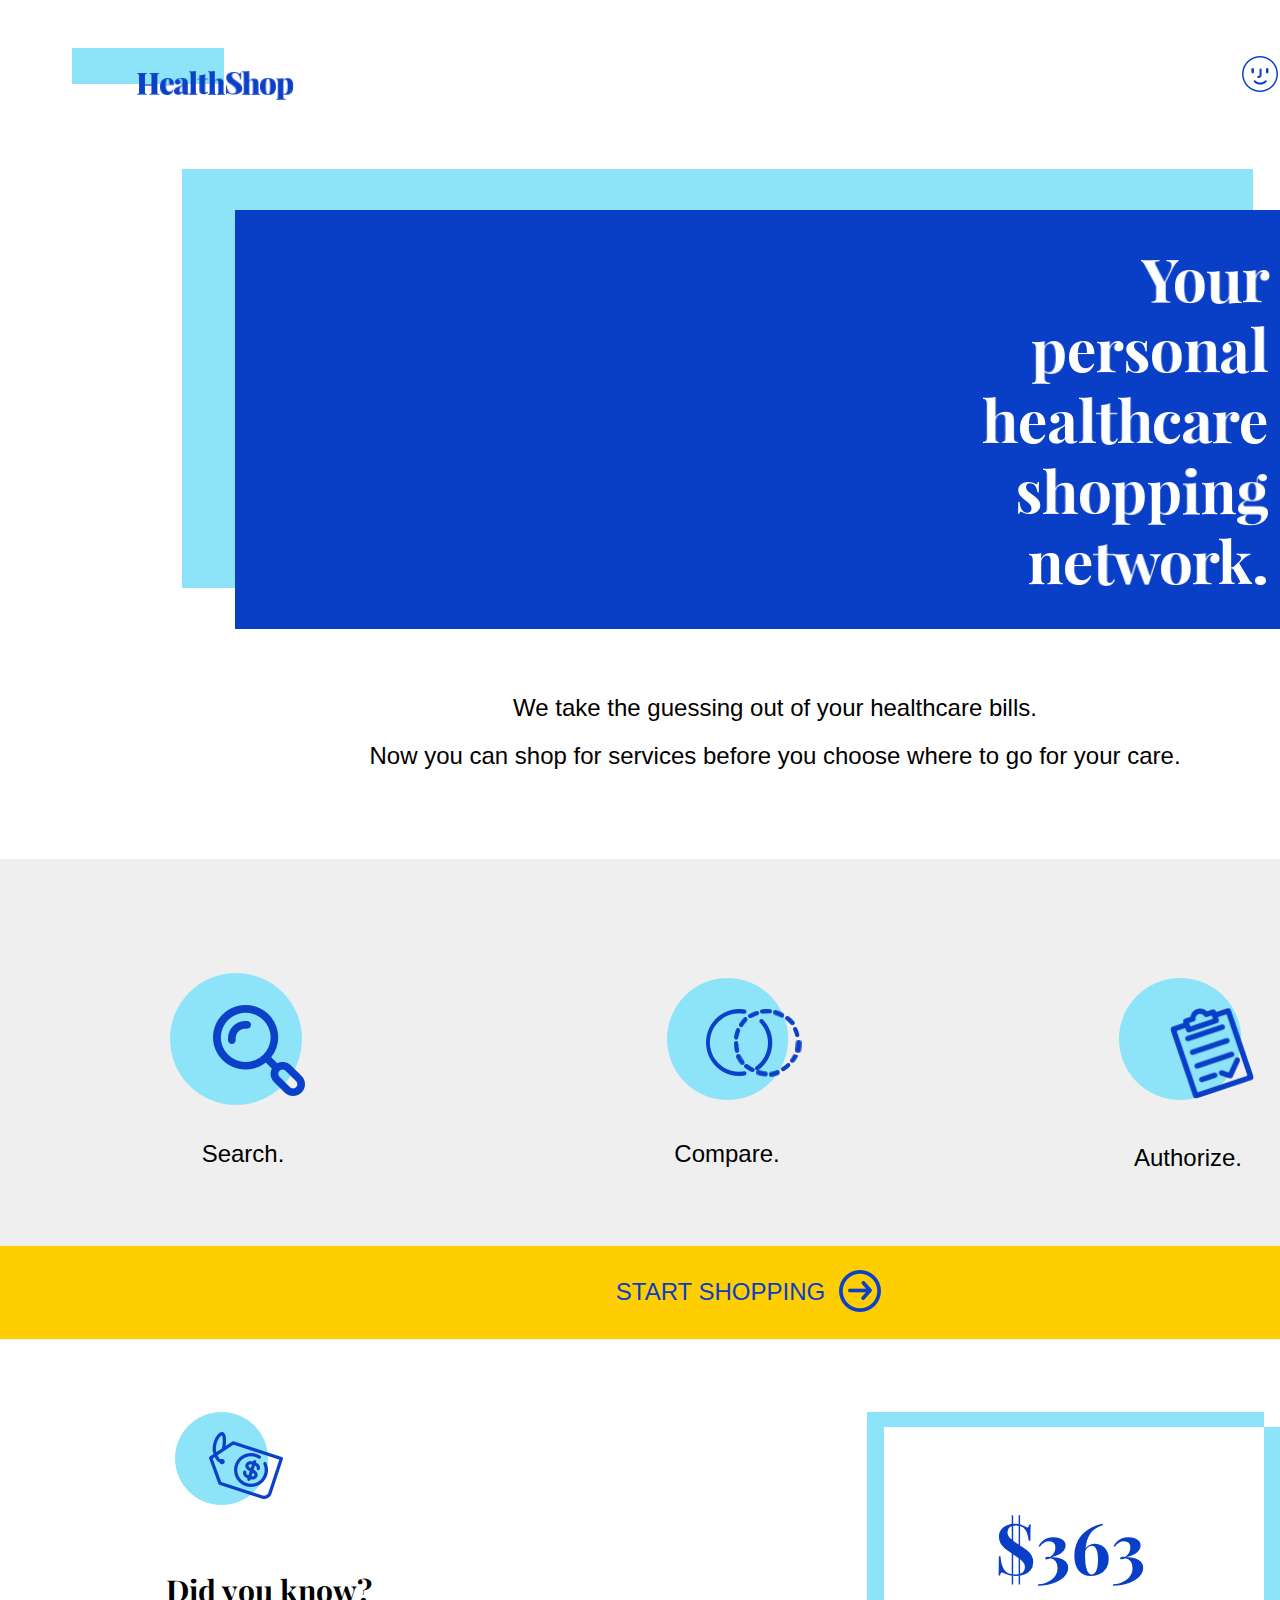
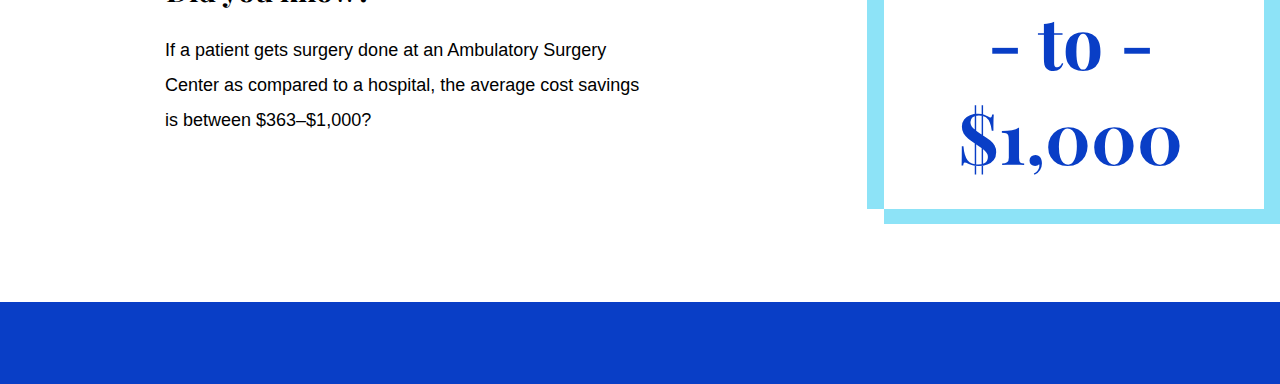
<file: index.html>
<!DOCTYPE html>
<html>
    <head>
        <link href="./img/favicon.png" rel="shortcut icon"/>
        <meta charset="utf-8"/>
        <meta content="width=1440px, maximum-scale=1.0" name="viewport"/>
        <link href="./css/webHome.css" rel="stylesheet" type="text/css"/>
        <meta content="Launchpad by Anima" name="author">
        </meta>
    </head>
    <body style="margin: 0;
 background: rgba(255, 255, 255, 1.0);">
        <input id="anPageName" name="page" type="hidden" value="webhome"/>
        <div class="web-home">
            <div style="width: 1440px; height: 100%; position:relative; margin:auto;">
                <div class="page1">
                    <img anima-src="./img/product page 4fill 1  13.png" class="fill1" src="[data-uri]"/>
                    <div class="group25">
                        <img anima-src="./img/product page 3fill 2.png" class="fill2" src="[data-uri]"/>
                        <img anima-src="./img/product page 5fill 4.png" class="fill4" src="[data-uri]"/>
                        <img anima-src="./img/product page 5fill 6.png" class="fill6" src="[data-uri]"/>
                        <img anima-src="./img/product page 6fill 8.png" class="fill8" src="[data-uri]"/>
                        <img anima-src="./img/web homefill 14.png" class="fill10" src="[data-uri]"/>
                        <img anima-src="./img/product page 5fill 12.png" class="fill12" src="[data-uri]"/>
                        <img anima-src="./img/web homefill 14.png" class="fill14" src="[data-uri]"/>
                        <img anima-src="./img/web homefill 16.png" class="fill16" src="[data-uri]"/>
                        <img anima-src="./img/product page 6 group 20.png" class="group20" src="[data-uri]"/>
                        <img anima-src="./img/product page 6fill 21.png" class="fill21" src="[data-uri]"/>
                        <img anima-src="./img/product page 2clip 24.png" class="clip24" src="[data-uri]"/>
                        <img anima-src="./img/product page 6fill 23.png" class="fill23" src="[data-uri]"/>
                    </div>
                </div>
                <div class="page11">
                    <img anima-src="./img/web homefill 1  1.png" class="fill11" src="[data-uri]"/>
                    <img anima-src="./img/web homefill 2  1.png" class="fill22" src="[data-uri]"/>
                    <div class="group79">
                        <img anima-src="./img/web homefill 3.png" class="fill3" src="[data-uri]"/>
                        <img anima-src="./img/web homefill 5.png" class="fill5" src="[data-uri]"/>
                        <img anima-src="./img/web homefill 7.png" class="fill7" src="[data-uri]"/>
                        <img anima-src="./img/web homefill 9.png" class="fill9" src="[data-uri]"/>
                        <img anima-src="./img/web homefill 11.png" class="fill111" src="[data-uri]"/>
                        <img anima-src="./img/web homefill 13.png" class="fill13" src="[data-uri]"/>
                        <img anima-src="./img/web homefill 15.png" class="fill15" src="[data-uri]"/>
                        <img anima-src="./img/web homefill 17.png" class="fill17" src="[data-uri]"/>
                        <img anima-src="./img/web homefill 19.png" class="fill19" src="[data-uri]"/>
                        <img anima-src="./img/web homefill 21  1.png" class="fill211" src="[data-uri]"/>
                        <img anima-src="./img/web homefill 23  1.png" class="fill231" src="[data-uri]"/>
                        <img anima-src="./img/web homefill 25.png" class="fill25" src="[data-uri]"/>
                        <img anima-src="./img/web homefill 37.png" class="fill27" src="[data-uri]"/>
                        <img anima-src="./img/web homefill 29.png" class="fill29" src="[data-uri]"/>
                        <img anima-src="./img/web homefill 31.png" class="fill31" src="[data-uri]"/>
                        <img anima-src="./img/web homefill 33.png" class="fill33" src="[data-uri]"/>
                        <img anima-src="./img/web homefill 35.png" class="fill35" src="[data-uri]"/>
                        <img anima-src="./img/web homefill 37.png" class="fill37" src="[data-uri]"/>
                        <img anima-src="./img/web homefill 39.png" class="fill39" src="[data-uri]"/>
                        <img anima-src="./img/web homefill 41.png" class="fill41" src="[data-uri]"/>
                        <img anima-src="./img/web homefill 43.png" class="fill43" src="[data-uri]"/>
                        <img anima-src="./img/web homefill 13.png" class="fill45" src="[data-uri]"/>
                        <img anima-src="./img/web homefill 47.png" class="fill47" src="[data-uri]"/>
                        <img anima-src="./img/web homefill 49.png" class="fill49" src="[data-uri]"/>
                        <img anima-src="./img/web homefill 51.png" class="fill51" src="[data-uri]"/>
                        <img anima-src="./img/web homefill 53.png" class="fill53" src="[data-uri]"/>
                        <img anima-src="./img/web homefill 55.png" class="fill55" src="[data-uri]"/>
                        <img anima-src="./img/web homefill 57.png" class="fill57" src="[data-uri]"/>
                        <img anima-src="./img/web homefill 59.png" class="fill59" src="[data-uri]"/>
                        <img anima-src="./img/web homefill 61.png" class="fill61" src="[data-uri]"/>
                        <img anima-src="./img/web homefill 63.png" class="fill63" src="[data-uri]"/>
                        <img anima-src="./img/web homefill 13.png" class="fill65" src="[data-uri]"/>
                        <img anima-src="./img/web homefill 67.png" class="fill67" src="[data-uri]"/>
                        <img anima-src="./img/web homefill 69.png" class="fill69" src="[data-uri]"/>
                        <img anima-src="./img/web homefill 71.png" class="fill71" src="[data-uri]"/>
                        <img anima-src="./img/web homefill 73.png" class="fill73" src="[data-uri]"/>
                        <img anima-src="./img/web homefill 75.png" class="fill75" src="[data-uri]"/>
                        <img anima-src="./img/web homefill 77.png" class="fill77" src="[data-uri]"/>
                    </div>
                </div>
                <div class="page12">
                    <img anima-src="./img/product page 5fill 1  2.png" class="fill18" src="[data-uri]"/>
                    <img anima-src="./img/product page 6stroke 3  1.png" class="stroke2" src="[data-uri]"/>
                    <img anima-src="./img/product page 6stroke 3  1.png" class="stroke3" src="[data-uri]"/>
                    <img anima-src="./img/product page 6stroke 3  1.png" class="stroke4" src="[data-uri]"/>
                </div>
                <div class="we-take-the-guessing">
                    We take the guessing out of your healthcare bills.
                    <br/>
                    Now you can shop for services before you choose where to go for your care.
                </div>
                <div class="did-you-know">
                    Did you know?
                </div>
                <div class="if-a-patient-gets-su">
                    If a patient gets surgery done at an Ambulatory Surgery Center as compared to a hospital, the average cost savings is between $363–$1,000?
                </div>
                <img anima-src="./img/web homerectangle 2.png" class="rectangle2" src="[data-uri]"/>
                <div class="a363-to1000">
                    $363
                    <br/>
                    - to -
                    <br/>
                    $1,000
                </div>
                <div class="rectangle">
                </div>
                <div onclick="location.href='producthome.html';"  class="rectangle1" >
                </div>
                <div class="search">
                    Search.
                </div>
                <div class="compare">
                    Compare.
                </div>
                <div class="authorize">
                    Authorize.
                </div>
                <div onclick="location.href='producthome.html';"  class="start-shopping">
                    START SHOPPING
                </div>
                <div class="page13">
                    <img onclick="location.href='producthome.html';" anima-src="./img/web homefill 1  3.png" class="fill110" src="[data-uri]"/>
                    <img onclick="location.href='producthome.html';" anima-src="./img/web homefill 3  1.png" class="fill32" src="[data-uri]"/>
                    <img anima-src="./img/web homefill 5  1.png" class="fill52" src="[data-uri]"/>
                </div>
                <div class="page14">
                    <img anima-src="./img/web homefill 1  4.png" class="fill112" src="[data-uri]"/>
                    <img anima-src="./img/web homefill 3  2.png" class="fill34" src="[data-uri]"/>
                    <img anima-src="./img/web homefill 5  2.png" class="fill54" src="[data-uri]"/>
                    <img anima-src="./img/web homefill 7  1.png" class="fill72" src="[data-uri]"/>
                </div>
                <div class="page15">
                    <img anima-src="./img/web homefill 1  5.png" class="fill113" src="[data-uri]"/>
                    <img anima-src="./img/web homefill 3  3.png" class="fill36" src="[data-uri]"/>
                    <img anima-src="./img/web homefill 5  3.png" class="fill56" src="[data-uri]"/>
                    <img anima-src="./img/web homefill 7  2.png" class="fill74" src="[data-uri]"/>
                    <img anima-src="./img/web homefill 9  1.png" class="fill91" src="[data-uri]"/>
                    <img anima-src="./img/web homefill 11  1.png" class="fill114" src="[data-uri]"/>
                    <img anima-src="./img/web homefill 13  1.png" class="fill131" src="[data-uri]"/>
                    <img anima-src="./img/web homefill 15  1.png" class="fill151" src="[data-uri]"/>
                    <img anima-src="./img/web homefill 17  1.png" class="fill171" src="[data-uri]"/>
                    <img anima-src="./img/web homefill 19  1.png" class="fill191" src="[data-uri]"/>
                    <img anima-src="./img/web homefill 21  2.png" class="fill212" src="[data-uri]"/>
                    <div class="group251">
                        <img anima-src="./img/web homefill 23  2.png" class="fill232" src="[data-uri]"/>
                    </div>
                    <img anima-src="./img/web homefill 26.png" class="fill26" src="[data-uri]"/>
                    <img anima-src="./img/web homefill 28.png" class="fill28" src="[data-uri]"/>
                    <img anima-src="./img/web homefill 30.png" class="fill30" src="[data-uri]"/>
                    <img anima-src="./img/web homefill 32.png" class="fill321" src="[data-uri]"/>
                    <img anima-src="./img/web homefill 34.png" class="fill341" src="[data-uri]"/>
                    <img anima-src="./img/web homefill 36.png" class="fill361" src="[data-uri]"/>
                </div>
                <div class="page16">
                    <img anima-src="./img/product page 6 page 1 copy 3.png" class="page17" src="[data-uri]"/>
                </div>
                <div class="page18">
                    <img anima-src="./img/web homefill 1  6.png" class="fill115" src="[data-uri]"/>
                    <img anima-src="./img/web home group 5.png" class="group5" src="[data-uri]"/>
                </div>
                <div class="rectangle-copy4">
                </div>
                <img onclick="location.href='producthome.html';"  anima-src="./img/web homepage 1.png" class="page19" src="[data-uri]"/>
            </div>
        </div>
        <!-- Scripts -->
        <script>
            anima_isHidden = function(e) {
                if (!(e instanceof HTMLElement)) return !1;
                if (getComputedStyle(e).display == "none") return !0; else if (e.parentNode && anima_isHidden(e.parentNode)) return !0;
                return !1;
            };
            anima_loadAsyncSrcForTag = function(tag) {
                var elements = document.getElementsByTagName(tag);
                var toLoad = [];
                for (var i = 0; i < elements.length; i++) {
                    var e = elements[i];
                    var src = e.getAttribute("src");
                    var loaded = (src != undefined && src.length > 0 && src != '[data-uri]');
                    if (loaded) continue;
                    var asyncSrc = e.getAttribute("anima-src");
                    if (asyncSrc == undefined || asyncSrc.length == 0) continue;
                    if (anima_isHidden(e)) continue;
                    toLoad.push(e);
                }
                toLoad.sort(function(a, b) {
                    return anima_getTop(a) - anima_getTop(b);
                });
                for (var i = 0; i < toLoad.length; i++) {
                    var e = toLoad[i];
                    var asyncSrc = e.getAttribute("anima-src");
                    e.setAttribute("src", asyncSrc);
                }
            };
            anima_pauseHiddenVideos = function(tag) {
                var elements = document.getElementsByTagName("video");
                for (var i = 0; i < elements.length; i++) {
                    var e = elements[i];
                    var isPlaying = !!(e.currentTime > 0 && !e.paused && !e.ended && e.readyState > 2);
                    var isHidden = anima_isHidden(e);
                    if (!isPlaying && !isHidden && e.getAttribute("autoplay") == "autoplay") {
                        e.play();
                    } else if (isPlaying && isHidden) {
                        e.pause();
                    }
                }
            };
            anima_loadAsyncSrc = function(tag) {
                anima_loadAsyncSrcForTag("img");
                anima_loadAsyncSrcForTag("iframe");
                anima_loadAsyncSrcForTag("video");
                anima_pauseHiddenVideos();
            };
            var anima_getTop = function(e) {
                var top = 0;
                do {
                    top += e.offsetTop || 0;
                    e = e.offsetParent;
                } while (e);
                return top;
            };
            anima_loadAsyncSrc();
            anima_old_onResize = window.onresize;
            anima_new_onResize = undefined;
            anima_updateOnResize = function() {
                if (anima_new_onResize == undefined || window.onresize != anima_new_onResize) {
                    anima_new_onResize = function(x) {
                        if (anima_old_onResize != undefined) anima_old_onResize(x);
                        anima_loadAsyncSrc();
                    };
                    window.onresize = anima_new_onResize;
                    setTimeout(function() {
                        anima_updateOnResize();
                    }, 3000);
                }
            };
            anima_updateOnResize();
            setTimeout(function() {
                anima_loadAsyncSrc();
            }, 200);
        </script>
        <!-- End of Scripts -->
    </body>
</html>
</file>
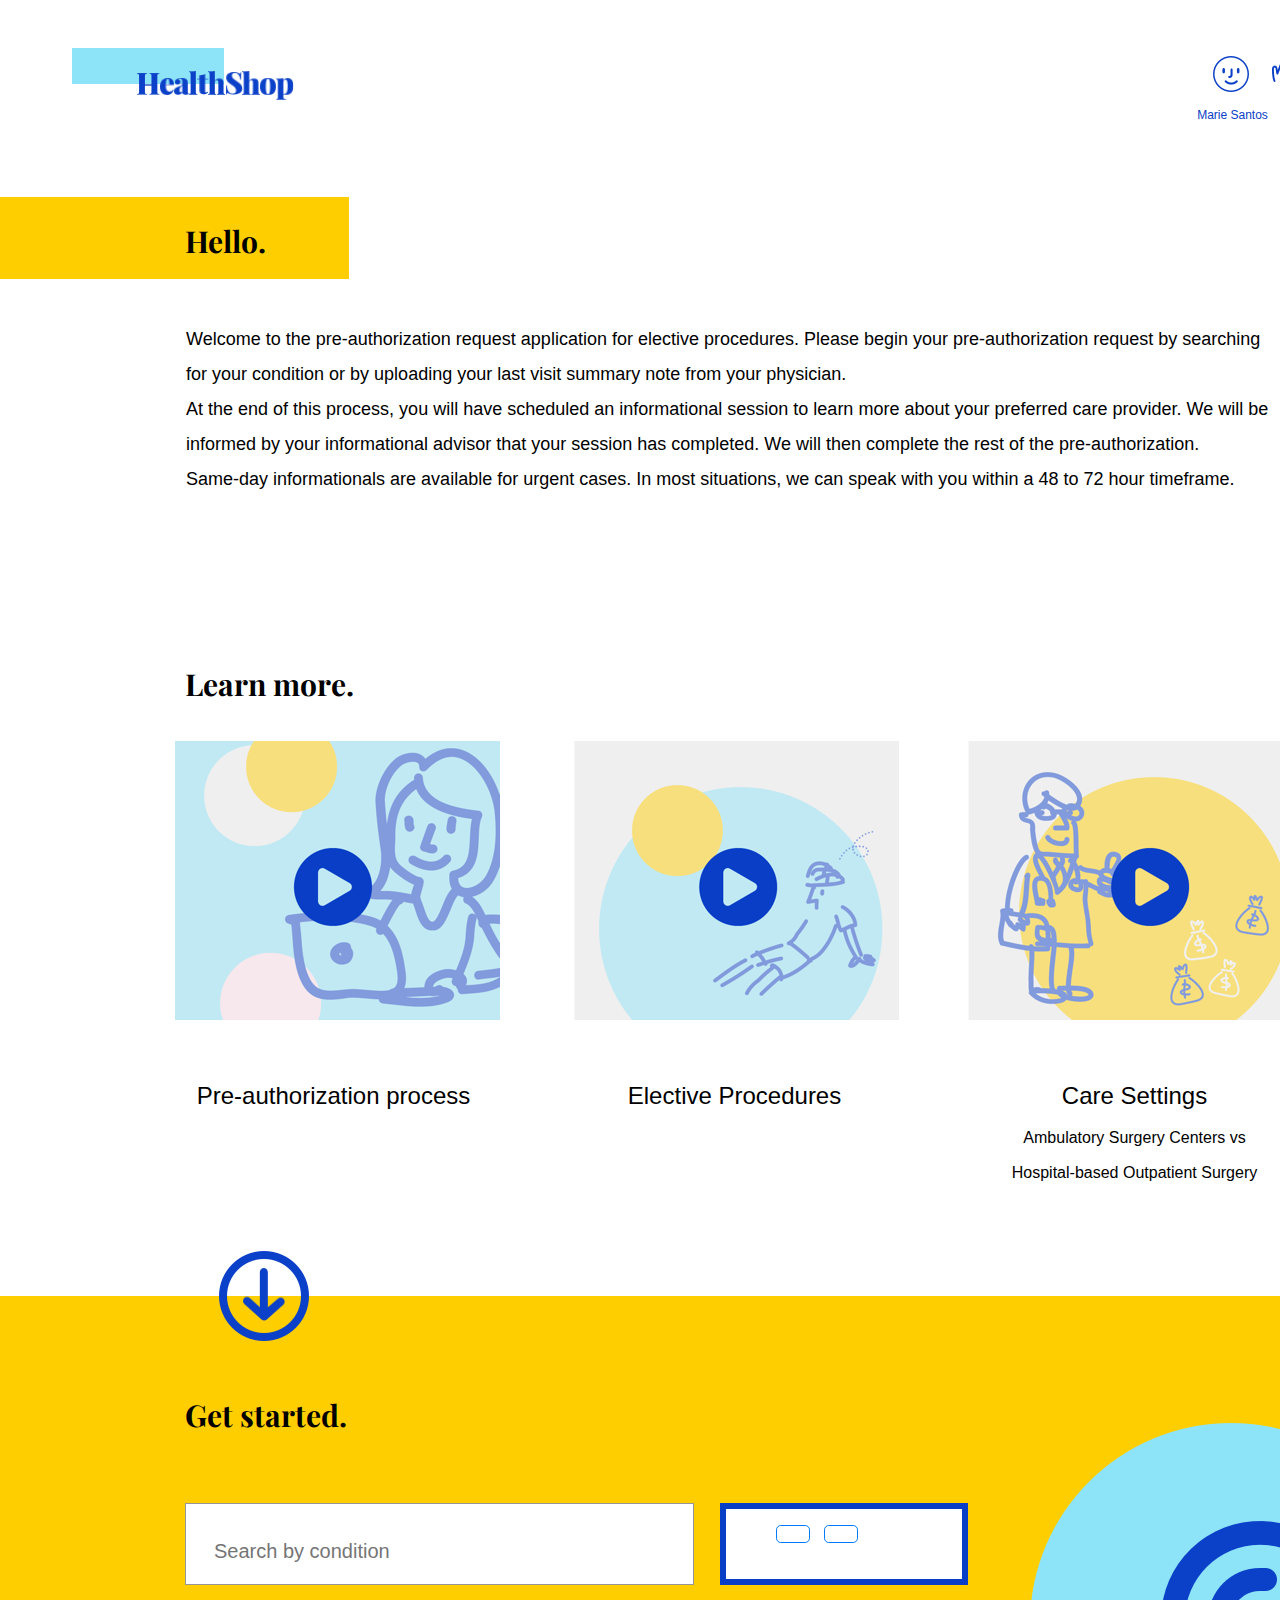
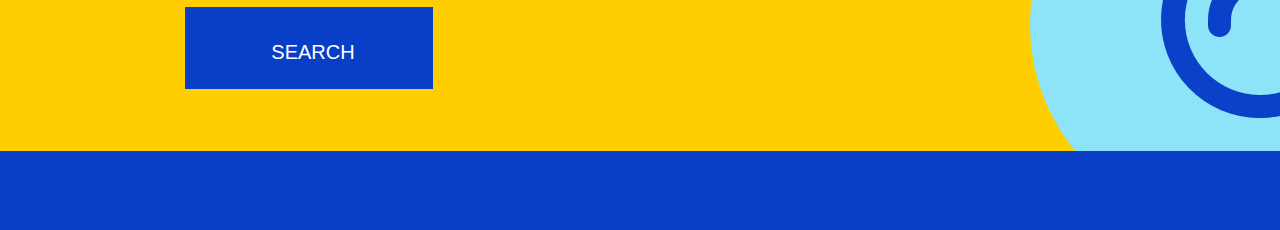
<file: producthome.html>
<!DOCTYPE html>
<html>
    <head>
        <link href="./img/favicon.png" rel="shortcut icon"/>
        <meta charset="utf-8"/>
        <meta content="width=1440px, maximum-scale=1.0" name="viewport"/>
        <link href="./css/productHome.css" rel="stylesheet" type="text/css"/>
        <meta content="Launchpad by Anima" name="author">
        </meta>
        
        <!-- Bootstrap core CSS -->
        <link href="css/bootstrap.min.css" rel="stylesheet">

        <!-- Custom styles for this template -->
        <link href="css/jumbotron.css" rel="stylesheet">
    
        <!--Font Awesome Free CDN-->
        <link rel="stylesheet" href="https://use.fontawesome.com/releases/v5.0.12/css/all.css" integrity="sha384-G0fIWCsCzJIMAVNQPfjH08cyYaUtMwjJwqiRKxxE/rx96Uroj1BtIQ6MLJuheaO9" crossorigin="anonymous">
            
    </head>
    <body style="margin: 0;
 background: rgba(255, 255, 255, 1.0);">
        <input id="anPageName" name="page" type="hidden" value="producthome"/>
        <div class="product-home">
            <div style="width: 1440px; height: 100%; position:relative; margin:auto;">
                <div class="rectangle-copy">
                </div>
                <div class="rectangle-copy3">
                </div>
                <div class="hello">
                    Hello.
                </div>
                <div class="welcome-to-the-pre-a">
                    Welcome to the pre-authorization request application for elective procedures. Please begin your pre-authorization request by searching for your condition or by uploading your last visit summary note from your physician.
                    <br/>
                    At the end of this process, you will have scheduled an informational session to learn more about your preferred care provider. We will be informed by your informational advisor that your session has completed. We will then complete the rest of the pre-authorization.
                    <br/>
                    Same-day informationals are available for urgent cases. In most situations, we can speak with you within a 48 to 72 hour timeframe.
                </div>
                <div class="learn-more">
                    Learn more.
                    <br/>
                </div>
                <div class="get-started">
                    Get started.
                    <br/>
                </div>
                <div class="a363-to1000">
                    $363
                    <br/>
                    - to -
                    <br/>
                    $1,000
                </div>
                <img anima-src="./img/product homeartboard 252x100.png" class="artboard252-x100" src="[data-uri]"/>
                <img anima-src="./img/product homeartboard 25 copy 22x100.png" class="artboard25-copy22-x100" src="[data-uri]"/>
                <img anima-src="./img/product homeartboard 25 copy2x100.png" class="artboard25-copy2-x100" src="[data-uri]"/>
                <div class="rectangle3-copy3">
                    
                </div>
                <div class="rectangle3-copy4" style="padding-top: 12px;">
                    <!--<form> 
                        <input type="file" id="upload_input" style="display: none" name="upload_input"/>
                        <button class="btn btn-outline-primary btn-lg my-2 my-sm-0" id="upload_btn" style="margin-left: 50px;">
                            <i class="fas fa-camera"></i>
                        </button>
                        <button class="btn btn-outline-primary btn-lg my-2 my-sm-0" id="mic_btn" style="margin-left: 10px;">
                                <i class="fas fa-microphone"></i>
                        </button>                      
                    </form>-->

                    <div class="file btn btn-outline-primary btn-lg my-2 my-sm-0" style="margin-left: 50px;" id="div_file">
							<i class="fas fa-camera"></i>
							<input type="file" name="file" id="input_file"/>
                    </div>
                    
                    <button class="btn btn-outline-primary btn-lg my-2 my-sm-0" id="mic_btn" style="margin-left: 10px;">
                            <i class="fas fa-microphone"></i>
                    </button>  

                    <!--<form>
                            <input id='fileid' type='file' hidden/>
                            <input id='buttonid' type='button' value='Upload MB' />
                    </form>-->
                </div>
                <div class="rectangle3-copy5">
                </div>
                <div class="pre-authorization-pr">
                    Pre-authorization process
                </div>
                <div class="elective-procedures">
                    Elective Procedures
                </div>
                <div class="care-settings">
                    Care Settings
                </div>
                <div class="ambulatory-surgery-c">
                    Ambulatory Surgery Centers vs Hospital-based Outpatient Surgery
                </div>
                <div class="page1-copy">
                    <img anima-src="./img/product page 4fill 1  12.png" class="fill1" src="[data-uri]"/>
                    <img anima-src="./img/product page 3fill 3.png" class="fill3" src="[data-uri]"/>
                    <img anima-src="./img/product page 5fill 5.png" class="fill5" src="[data-uri]"/>
                </div>
                <div class="rectangle-copy2">
                </div>
                <div class="search-by-condition">
                        <form class="form-inline my-2 my-lg-0">
                                <input class="form-control-lg mr-sm-2" style="width: 1000px; height: 50px; border-style: none;" type="text" placeholder="Search by condition" aria-label="Search">                  
                        </form>
                </div>
                <!--<div onclick="location.href='productpage2.html';" class="u-pload">
                    UPLOAD
                </div>-->
                <div onclick="location.href='productpage2.html';" class="s-earch">
                    SEARCH
                </div>
                <div class="page1">
                    <img anima-src="./img/product homefill 1  1.png" class="fill11" src="[data-uri]"/>
                    <img anima-src="./img/product homefill 3  1.png" class="fill31" src="[data-uri]"/>
                </div>
                <div class="page1-copy1">
                    <img anima-src="./img/product page 4fill 1  13.png" class="fill12" src="[data-uri]"/>
                    <div class="group25">
                        <img anima-src="./img/product page 3fill 2.png" class="fill2" src="[data-uri]"/>
                        <img anima-src="./img/product page 5fill 4.png" class="fill4" src="[data-uri]"/>
                        <img anima-src="./img/product page 5fill 6.png" class="fill6" src="[data-uri]"/>
                        <img anima-src="./img/product page 6fill 8.png" class="fill8" src="[data-uri]"/>
                        <img anima-src="./img/web homefill 14.png" class="fill10" src="[data-uri]"/>
                        <img anima-src="./img/product page 5fill 12.png" class="fill121" src="[data-uri]"/>
                        <img anima-src="./img/web homefill 14.png" class="fill14" src="[data-uri]"/>
                        <img anima-src="./img/web homefill 16.png" class="fill16" src="[data-uri]"/>
                        <img anima-src="./img/product page 6 group 20.png" class="group20" src="[data-uri]"/>
                        <img anima-src="./img/product page 6fill 21.png" class="fill21" src="[data-uri]"/>
                        <img anima-src="./img/product page 2clip 24.png" class="clip24" src="[data-uri]"/>
                        <img anima-src="./img/product page 6fill 23.png" class="fill23" src="[data-uri]"/>
                    </div>
                </div>
                <div class="group">
                    <div class="page1-copy2">
                        <img anima-src="./img/product page 5fill 1  2.png" class="fill13" src="[data-uri]"/>
                        <img anima-src="./img/product page 6stroke 3  1.png" class="stroke2" src="[data-uri]"/>
                        <img anima-src="./img/product page 6stroke 3  1.png" class="stroke3" src="[data-uri]"/>
                        <img anima-src="./img/product page 6stroke 3  1.png" class="stroke4" src="[data-uri]"/>
                    </div>
                    <img anima-src="./img/product page 6 page 1 copy 3.png" class="page1-copy3" src="[data-uri]"/>
                    <div class="marie-santos-copy">
                        Marie Santos
                    </div>
                    <img anima-src="./img/product page 7fill 1 copy.png" class="fill1-copy" src="[data-uri]"/>
                </div>
            </div>
        </div>
        <!-- Scripts -->
        <!-- Bootstrap core JavaScript
        ================================================== -->
        <!-- Placed at the end of the document so the pages load faster -->
        <script src="https://code.jquery.com/jquery-3.3.1.slim.min.js" integrity="sha384-q8i/X+965DzO0rT7abK41JStQIAqVgRVzpbzo5smXKp4YfRvH+8abtTE1Pi6jizo" crossorigin="anonymous"></script>
        <script>window.jQuery || document.write('<script src="../../assets/js/vendor/jquery-slim.min.js"><\/script>')</script>
        <script src="js/popper.min.js"></script>
        <script src="js/bootstrap.min.js"></script>
        <script src="js/main.js"></script>   
             
        <script>
            anima_isHidden = function(e) {
                if (!(e instanceof HTMLElement)) return !1;
                if (getComputedStyle(e).display == "none") return !0; else if (e.parentNode && anima_isHidden(e.parentNode)) return !0;
                return !1;
            };
            anima_loadAsyncSrcForTag = function(tag) {
                var elements = document.getElementsByTagName(tag);
                var toLoad = [];
                for (var i = 0; i < elements.length; i++) {
                    var e = elements[i];
                    var src = e.getAttribute("src");
                    var loaded = (src != undefined && src.length > 0 && src != '[data-uri]');
                    if (loaded) continue;
                    var asyncSrc = e.getAttribute("anima-src");
                    if (asyncSrc == undefined || asyncSrc.length == 0) continue;
                    if (anima_isHidden(e)) continue;
                    toLoad.push(e);
                }
                toLoad.sort(function(a, b) {
                    return anima_getTop(a) - anima_getTop(b);
                });
                for (var i = 0; i < toLoad.length; i++) {
                    var e = toLoad[i];
                    var asyncSrc = e.getAttribute("anima-src");
                    e.setAttribute("src", asyncSrc);
                }
            };
            anima_pauseHiddenVideos = function(tag) {
                var elements = document.getElementsByTagName("video");
                for (var i = 0; i < elements.length; i++) {
                    var e = elements[i];
                    var isPlaying = !!(e.currentTime > 0 && !e.paused && !e.ended && e.readyState > 2);
                    var isHidden = anima_isHidden(e);
                    if (!isPlaying && !isHidden && e.getAttribute("autoplay") == "autoplay") {
                        e.play();
                    } else if (isPlaying && isHidden) {
                        e.pause();
                    }
                }
            };
            anima_loadAsyncSrc = function(tag) {
                anima_loadAsyncSrcForTag("img");
                anima_loadAsyncSrcForTag("iframe");
                anima_loadAsyncSrcForTag("video");
                anima_pauseHiddenVideos();
            };
            var anima_getTop = function(e) {
                var top = 0;
                do {
                    top += e.offsetTop || 0;
                    e = e.offsetParent;
                } while (e);
                return top;
            };
            anima_loadAsyncSrc();
            anima_old_onResize = window.onresize;
            anima_new_onResize = undefined;
            anima_updateOnResize = function() {
                if (anima_new_onResize == undefined || window.onresize != anima_new_onResize) {
                    anima_new_onResize = function(x) {
                        if (anima_old_onResize != undefined) anima_old_onResize(x);
                        anima_loadAsyncSrc();
                    };
                    window.onresize = anima_new_onResize;
                    setTimeout(function() {
                        anima_updateOnResize();
                    }, 3000);
                }
            };
            anima_updateOnResize();
            setTimeout(function() {
                anima_loadAsyncSrc();
            }, 200);
        </script>
        <!-- End of Scripts -->
    </body>
</html>
</file>
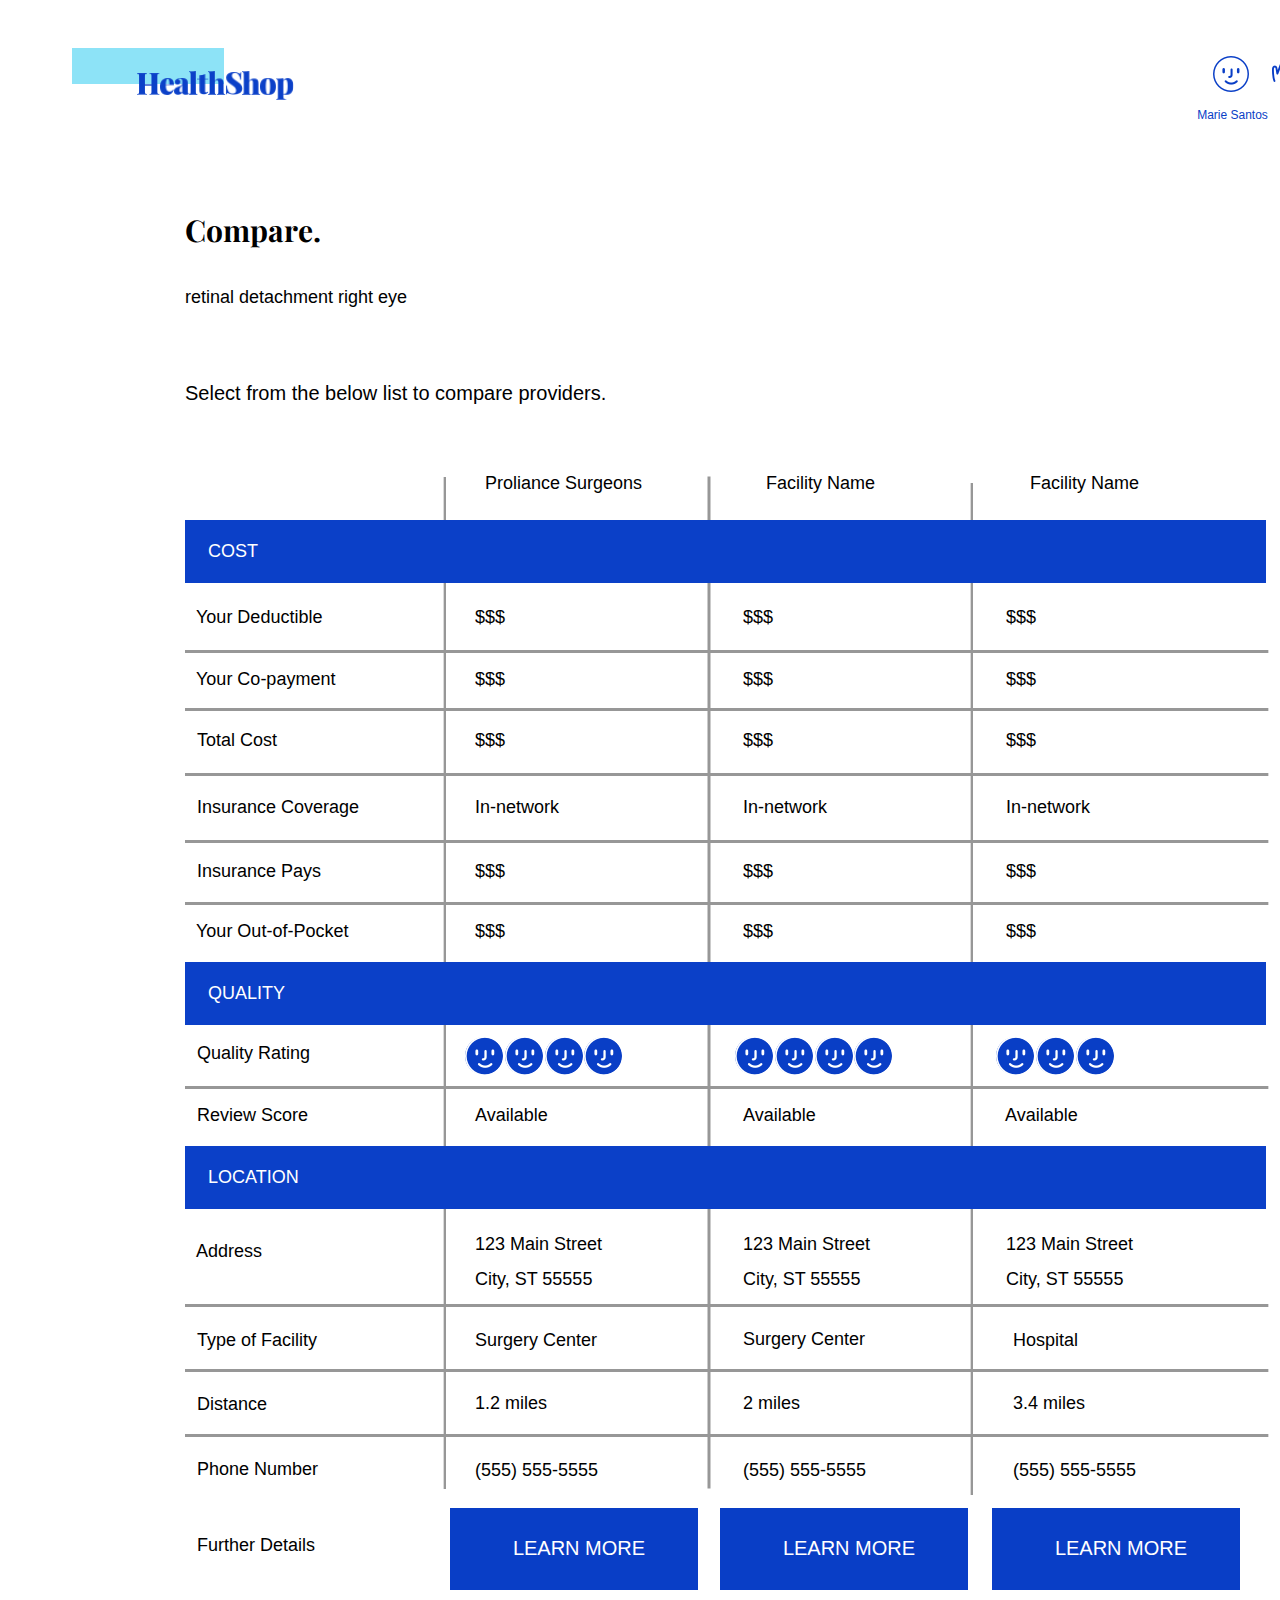
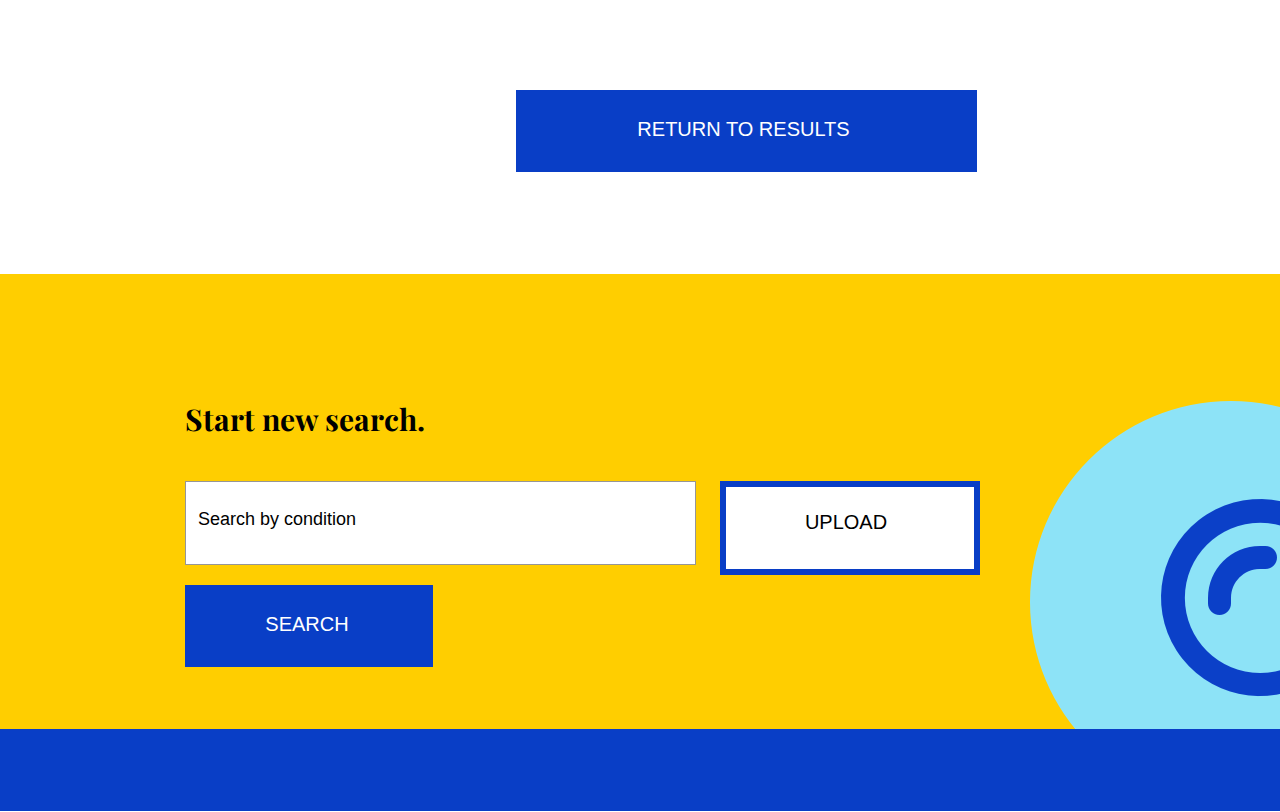
<file: productpage3.html>
<!DOCTYPE html>
<html>
    <head>
        <link href="./img/favicon.png" rel="shortcut icon"/>
        <meta charset="utf-8"/>
        <meta content="width=1440px, maximum-scale=1.0" name="viewport"/>
        <link href="./css/productPage3.css" rel="stylesheet" type="text/css"/>
        <meta content="Launchpad by Anima" name="author">
        </meta>
    </head>
    <body style="margin: 0;
 background: rgba(255, 255, 255, 1.0);">
        <input id="anPageName" name="page" type="hidden" value="productpage3"/>
        <div class="product-page3">
            <div style="width: 1440px; height: 100%; position:relative; margin:auto;">
                <div class="compare">
                    Compare.
                    <br/>
                </div>
                <div class="a363-to1000-copy">
                    $363
                    <br/>
                    - to -
                    <br/>
                    $1,000
                </div>
                <div class="retinal-detachment-r">
                    retinal detachment right eye
                </div>
                <div class="proliance-surgeons">
                    Proliance Surgeons
                </div>
                <div class="facility-name">
                    Facility Name
                </div>
                <div class="facility-name-copy">
                    Facility Name
                </div>
                <div class="a5555555555">
                    (555) 555-5555
                </div>
                <div onclick="location.href='productpage4.html';" class="rectangle3-copy9">
                </div>
                <div onclick="location.href='productpage4.html';" class="rectangle3-copy10">
                </div>
                <div onclick="location.href='productpage4.html';" class="rectangle3-copy11">
                </div>
                <div onclick="location.href='productpage4.html';" class="learn-more">
                    LEARN MORE
                </div>
                <div onclick="location.href='productpage4.html';" class="learn-more-copy">
                    LEARN MORE
                </div>
                <div onclick="location.href='productpage4.html';" class="learn-more-copy2">
                    LEARN MORE
                </div>
                <div class="a5555555555-copy">
                    (555) 555-5555
                </div>
                <div class="a55555555551">
                    (555) 555-5555
                </div>
                <div class="a12-miles">
                    1.2 miles
                </div>
                <div class="a2-miles">
                    2 miles
                </div>
                <div class="a34-miles">
                    3.4 miles
                </div>
                <div class="surgery-center">
                    Surgery Center
                </div>
                <div class="available">
                    Available
                </div>
                <div class="available-copy">
                    Available
                </div>
                <div class="available-copy2">
                    Available
                </div>
                <div class="innetwork">
                    In-network
                </div>
                <div class="in-network-copy">
                    In-network
                </div>
                <div class="in-network-copy2">
                    In-network
                </div>
                <div class="page1">
                    <img anima-src="./img/product page 3fill 1  7.png" class="fill1" src="[data-uri]"/>
                    <img anima-src="./img/product page 3 group 5  9.png" class="group5" src="[data-uri]"/>
                </div>
                <div class="page1-copy5">
                    <img anima-src="./img/product page 3fill 1  7.png" class="fill11" src="[data-uri]"/>
                    <img anima-src="./img/product page 3 group 5  9.png" class="group51" src="[data-uri]"/>
                </div>
                <div class="page1-copy9">
                    <img anima-src="./img/product page 3fill 1  7.png" class="fill12" src="[data-uri]"/>
                    <img anima-src="./img/product page 3 group 5  9.png" class="group52" src="[data-uri]"/>
                </div>
                <div class="page1-copy">
                    <img anima-src="./img/product page 3fill 1  7.png" class="fill13" src="[data-uri]"/>
                    <img anima-src="./img/product page 3 group 5  9.png" class="group53" src="[data-uri]"/>
                </div>
                <div class="page1-copy6">
                    <img anima-src="./img/product page 3fill 1  7.png" class="fill14" src="[data-uri]"/>
                    <img anima-src="./img/product page 3 group 5  9.png" class="group54" src="[data-uri]"/>
                </div>
                <div class="page1-copy10">
                    <img anima-src="./img/product page 3fill 1  7.png" class="fill15" src="[data-uri]"/>
                    <img anima-src="./img/product page 3 group 5  9.png" class="group55" src="[data-uri]"/>
                </div>
                <div class="page1-copy3">
                    <img anima-src="./img/product page 3fill 1  7.png" class="fill16" src="[data-uri]"/>
                    <img anima-src="./img/product page 3 group 5  9.png" class="group56" src="[data-uri]"/>
                </div>
                <div class="page1-copy7">
                    <img anima-src="./img/product page 3fill 1  7.png" class="fill17" src="[data-uri]"/>
                    <img anima-src="./img/product page 3 group 5  9.png" class="group57" src="[data-uri]"/>
                </div>
                <div class="page1-copy11">
                    <img anima-src="./img/product page 3fill 1  7.png" class="fill18" src="[data-uri]"/>
                    <img anima-src="./img/product page 3 group 5  9.png" class="group58" src="[data-uri]"/>
                </div>
                <div class="page1-copy4">
                    <img anima-src="./img/product page 3fill 1  7.png" class="fill19" src="[data-uri]"/>
                    <img anima-src="./img/product page 3 group 5  9.png" class="group59" src="[data-uri]"/>
                </div>
                <div class="page1-copy8">
                    <img anima-src="./img/product page 3fill 1  7.png" class="fill110" src="[data-uri]"/>
                    <img anima-src="./img/product page 3 group 5  9.png" class="group510" src="[data-uri]"/>
                </div>
                <div class="label1">
                    $$$
                </div>
                <div class="copy5">
                    $$$
                </div>
                <div class="copy10">
                    $$$
                </div>
                <div class="copy">
                    $$$
                </div>
                <div class="copy6">
                    $$$
                </div>
                <div class="copy11">
                    $$$
                </div>
                <div class="copy2">
                    $$$
                </div>
                <div class="copy7">
                    $$$
                </div>
                <div class="copy12">
                    $$$
                </div>
                <div class="copy3">
                    $$$
                </div>
                <div class="copy8">
                    $$$
                </div>
                <div class="copy13">
                    $$$
                </div>
                <div class="copy4">
                    $$$
                </div>
                <div class="copy9">
                    $$$
                </div>
                <div class="copy14">
                    $$$
                </div>
                <div class="surgery-center-copy">
                    Surgery Center
                </div>
                <div class="hospital-copy">
                    Hospital
                </div>
                <div class="your-deductible">
                    Your Deductible
                </div>
                <div class="address">
                    Address
                </div>
                <div class="quality-rating">
                    Quality Rating
                </div>
                <div class="total-cost">
                    Total Cost
                </div>
                <div class="insurance-coverage">
                    Insurance Coverage
                </div>
                <div class="your-out-of-pocket-copy">
                    Your Out-of-Pocket
                </div>
                <div class="insurance-pays">
                    Insurance Pays
                </div>
                <div class="distance">
                    Distance
                </div>
                <div class="phone-number-copy">
                    Phone Number
                </div>
                <div class="further-details">
                    Further Details
                </div>
                <div class="your-co-payment">
                    Your Co-payment
                </div>
                <div class="type-of-facility">
                    Type of Facility
                </div>
                <div class="review-score">
                    Review Score
                </div>
                <div class="select-from-the-belo">
                    Select from the below list to compare providers.
                </div>
                <img anima-src="./img/product page 3line copy.png" class="line-copy" src="[data-uri]"/>
                <img anima-src="./img/product page 3line copy.png" class="line-copy5" src="[data-uri]"/>
                <img anima-src="./img/product page 3line copy.png" class="line-copy4" src="[data-uri]"/>
                <img anima-src="./img/product page 3line copy.png" class="line-copy3" src="[data-uri]"/>
                <img anima-src="./img/product page 3line copy.png" class="line-copy7" src="[data-uri]"/>
                <img anima-src="./img/product page 3line copy.png" class="line-copy8" src="[data-uri]"/>
                <img anima-src="./img/product page 3line copy.png" class="line-copy6" src="[data-uri]"/>
                <img anima-src="./img/product page 3line copy 6  1.png" class="line-copy61" src="[data-uri]"/>
                <img anima-src="./img/product page 3line copy 9.png" class="line-copy9" src="[data-uri]"/>
                <img anima-src="./img/product page 3line copy 6  1.png" class="line-copy11" src="[data-uri]"/>
                <img anima-src="./img/product page 3line copy.png" class="line-copy2" src="[data-uri]"/>
                <img anima-src="./img/product page 3line copy.png" class="line-copy10" src="[data-uri]"/>
                <div class="rectangle-copy4">
                </div>
                <div class="start-new-search">
                    Start new search.
                    <br/>
                </div>
                <div class="rectangle3-copy6">
                </div>
                <div class="rectangle3-copy7">
                </div>
                <div class="rectangle3-copy8">
                </div>
                <div class="page1-copy2">
                    <img anima-src="./img/product page 4fill 1  12.png" class="fill111" src="[data-uri]"/>
                    <img anima-src="./img/product page 3fill 3.png" class="fill3" src="[data-uri]"/>
                    <img anima-src="./img/product page 5fill 5.png" class="fill5" src="[data-uri]"/>
                </div>
                <div class="search-by-condition-copy">
                    Search by condition
                </div>
                <div class="upload-copy">
                    UPLOAD
                </div>
                <div class="search-copy">
                    SEARCH
                </div>
                <div class="rectangle-copy2">
                </div>
                <div class="rectangle-copy41">
                </div>
                <div class="rectangle-copy5">
                </div>
                <div class="rectangle-copy6">
                </div>
                <div class="c-ost">
                    COST
                </div>
                <div class="q-uality">
                    QUALITY
                </div>
                <div class="l-ocation">
                    LOCATION
                </div>
                <div class="a123-main-street-city">
                    123 Main Street
                    <br/>
                    City, ST 55555
                </div>
                <div class="a123-main-street-city-copy">
                    123 Main Street
                    <br/>
                    City, ST 55555
                </div>
                <div class="a123-main-street-city-copy2">
                    123 Main Street
                    <br/>
                    City, ST 55555
                </div>
                <div  class="rectangle3-copy13">
                </div>
                <div class="return-to-results">
                    RETURN TO RESULTS
                </div>
                <div class="page1-copy1">
                    <img anima-src="./img/product page 4fill 1  13.png" class="fill112" src="[data-uri]"/>
                    <div class="group25">
                        <img anima-src="./img/product page 3fill 2.png" class="fill2" src="[data-uri]"/>
                        <img anima-src="./img/product page 5fill 4.png" class="fill4" src="[data-uri]"/>
                        <img anima-src="./img/product page 5fill 6.png" class="fill6" src="[data-uri]"/>
                        <img anima-src="./img/product page 6fill 8.png" class="fill8" src="[data-uri]"/>
                        <img anima-src="./img/web homefill 14.png" class="fill10" src="[data-uri]"/>
                        <img anima-src="./img/product page 5fill 12.png" class="fill121" src="[data-uri]"/>
                        <img anima-src="./img/web homefill 14.png" class="fill141" src="[data-uri]"/>
                        <img anima-src="./img/web homefill 16.png" class="fill161" src="[data-uri]"/>
                        <img anima-src="./img/product page 6 group 20.png" class="group20" src="[data-uri]"/>
                        <img anima-src="./img/product page 6fill 21.png" class="fill21" src="[data-uri]"/>
                        <img anima-src="./img/product page 2clip 24.png" class="clip24" src="[data-uri]"/>
                        <img anima-src="./img/product page 6fill 23.png" class="fill23" src="[data-uri]"/>
                    </div>
                </div>
                <div class="group">
                    <div class="page1-copy21">
                        <img anima-src="./img/product page 5fill 1  2.png" class="fill113" src="[data-uri]"/>
                        <img anima-src="./img/product page 6stroke 3  1.png" class="stroke2" src="[data-uri]"/>
                        <img anima-src="./img/product page 6stroke 3  1.png" class="stroke3" src="[data-uri]"/>
                        <img anima-src="./img/product page 6stroke 3  1.png" class="stroke4" src="[data-uri]"/>
                    </div>
                    <img anima-src="./img/product page 6 page 1 copy 3.png" class="page1-copy31" src="[data-uri]"/>
                    <div class="marie-santos-copy">
                        Marie Santos
                    </div>
                    <img anima-src="./img/product page 7fill 1 copy.png" class="fill1-copy" src="[data-uri]"/>
                </div>
            </div>
        </div>
        <!-- Scripts -->
        <script>
            anima_isHidden = function(e) {
                if (!(e instanceof HTMLElement)) return !1;
                if (getComputedStyle(e).display == "none") return !0; else if (e.parentNode && anima_isHidden(e.parentNode)) return !0;
                return !1;
            };
            anima_loadAsyncSrcForTag = function(tag) {
                var elements = document.getElementsByTagName(tag);
                var toLoad = [];
                for (var i = 0; i < elements.length; i++) {
                    var e = elements[i];
                    var src = e.getAttribute("src");
                    var loaded = (src != undefined && src.length > 0 && src != '[data-uri]');
                    if (loaded) continue;
                    var asyncSrc = e.getAttribute("anima-src");
                    if (asyncSrc == undefined || asyncSrc.length == 0) continue;
                    if (anima_isHidden(e)) continue;
                    toLoad.push(e);
                }
                toLoad.sort(function(a, b) {
                    return anima_getTop(a) - anima_getTop(b);
                });
                for (var i = 0; i < toLoad.length; i++) {
                    var e = toLoad[i];
                    var asyncSrc = e.getAttribute("anima-src");
                    e.setAttribute("src", asyncSrc);
                }
            };
            anima_pauseHiddenVideos = function(tag) {
                var elements = document.getElementsByTagName("video");
                for (var i = 0; i < elements.length; i++) {
                    var e = elements[i];
                    var isPlaying = !!(e.currentTime > 0 && !e.paused && !e.ended && e.readyState > 2);
                    var isHidden = anima_isHidden(e);
                    if (!isPlaying && !isHidden && e.getAttribute("autoplay") == "autoplay") {
                        e.play();
                    } else if (isPlaying && isHidden) {
                        e.pause();
                    }
                }
            };
            anima_loadAsyncSrc = function(tag) {
                anima_loadAsyncSrcForTag("img");
                anima_loadAsyncSrcForTag("iframe");
                anima_loadAsyncSrcForTag("video");
                anima_pauseHiddenVideos();
            };
            var anima_getTop = function(e) {
                var top = 0;
                do {
                    top += e.offsetTop || 0;
                    e = e.offsetParent;
                } while (e);
                return top;
            };
            anima_loadAsyncSrc();
            anima_old_onResize = window.onresize;
            anima_new_onResize = undefined;
            anima_updateOnResize = function() {
                if (anima_new_onResize == undefined || window.onresize != anima_new_onResize) {
                    anima_new_onResize = function(x) {
                        if (anima_old_onResize != undefined) anima_old_onResize(x);
                        anima_loadAsyncSrc();
                    };
                    window.onresize = anima_new_onResize;
                    setTimeout(function() {
                        anima_updateOnResize();
                    }, 3000);
                }
            };
            anima_updateOnResize();
            setTimeout(function() {
                anima_loadAsyncSrc();
            }, 200);
        </script>
        <!-- End of Scripts -->
    </body>
</html>
</file>
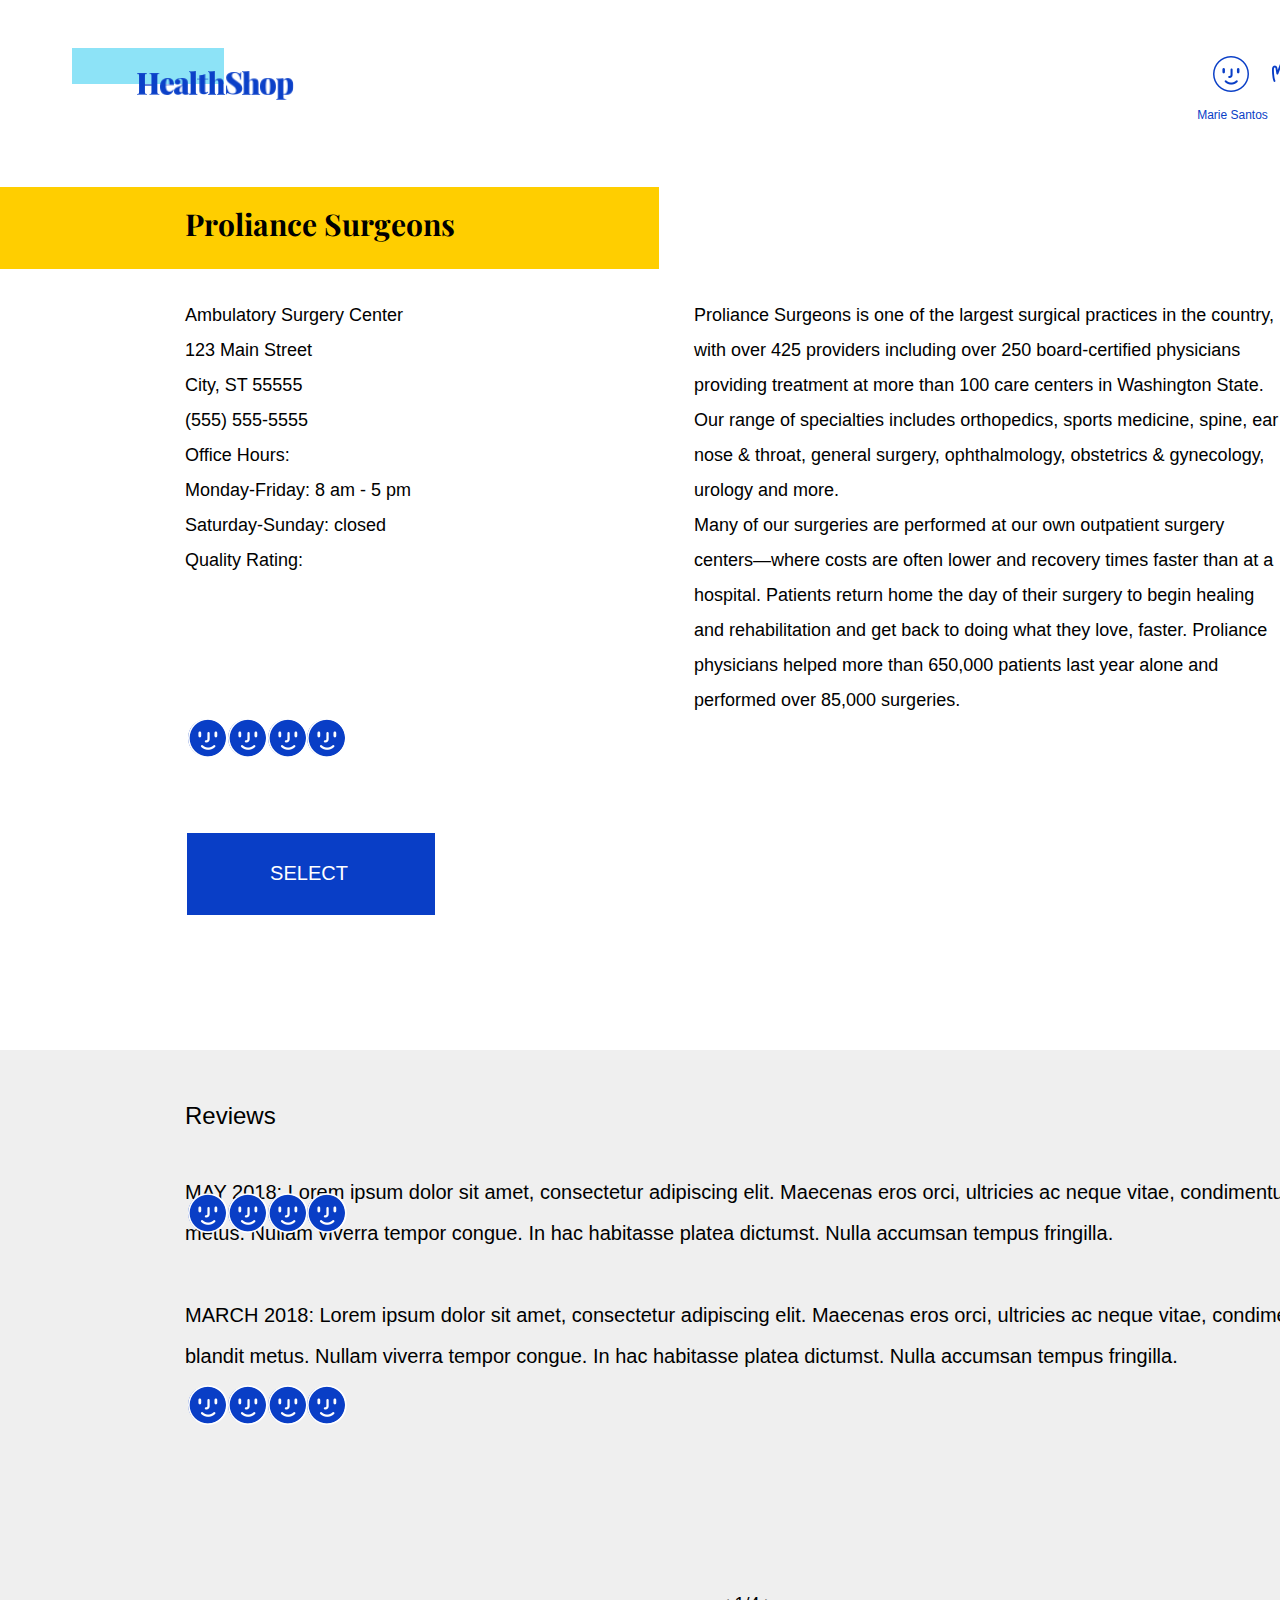
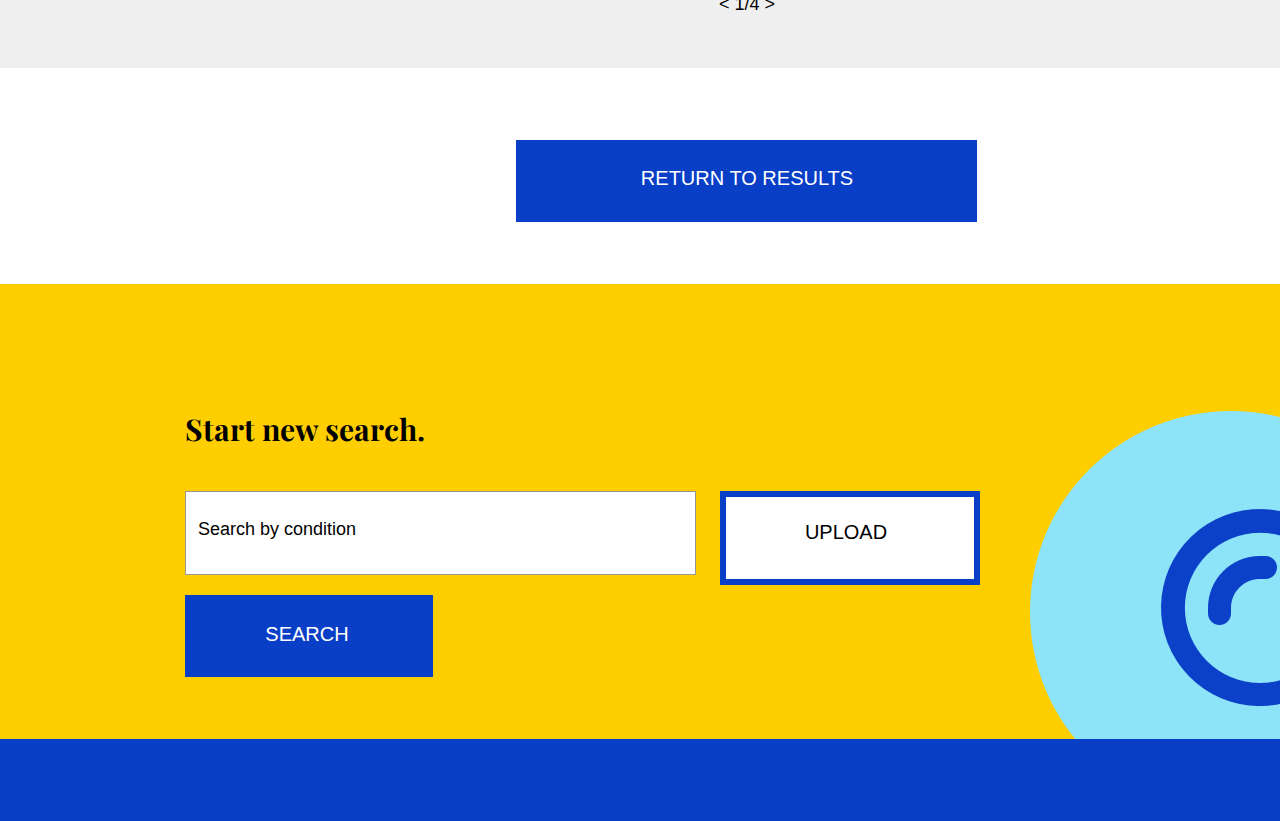
<file: productpage4.html>
<!DOCTYPE html>
<html>
    <head>
        <link href="./img/favicon.png" rel="shortcut icon"/>
        <meta charset="utf-8"/>
        <meta content="width=1440px, maximum-scale=1.0" name="viewport"/>
        <link href="./css/productPage4.css" rel="stylesheet" type="text/css"/>
        <meta content="Launchpad by Anima" name="author">
        </meta>
    </head>
    <body style="margin: 0;
 background: rgba(255, 255, 255, 1.0);">
        <input id="anPageName" name="page" type="hidden" value="productpage4"/>
        <div class="product-page4">
            <div style="width: 1440px; height: 100%; position:relative; margin:auto;">
                <div class="rectangle-copy3">
                </div>
                <div class="rectangle-copy31">
                </div>
                <div class="proliance-surgeons">
                    Proliance Surgeons
                </div>
                <div class="ambulatory-surgery-c">
                    Ambulatory Surgery Center
                    <br/>
                    123 Main Street
                    <br/>
                    City, ST 55555
                    <br/>
                    (555) 555-5555
                    <br/>
                    Office Hours:
                    <br/>
                    Monday-Friday: 8 am - 5 pm
                    <br/>
                    Saturday-Sunday: closed
                    <br/>
                    Quality Rating:
                    <br/>
                </div>
                <div class="may2018-lorem-ipsu">
                    <br/>
                    <br/>
                    MAY 2018: Lorem ipsum dolor sit amet, consectetur adipiscing elit. Maecenas eros orci, ultricies ac neque vitae, condimentum blandit metus. Nullam viverra tempor congue. In hac habitasse platea dictumst. Nulla accumsan tempus fringilla.
                    <br/>
                    <br/>
                    MARCH 2018: Lorem ipsum dolor sit amet, consectetur adipiscing elit. Maecenas eros orci, ultricies ac neque vitae, condimentum blandit metus. Nullam viverra tempor congue. In hac habitasse platea dictumst. Nulla accumsan tempus fringilla.
                    <br/>
                    <br/>
                </div>
                <div class="reviews">
                    Reviews
                </div>
                <div class="a14">
                    &lt; 1/4 &gt;
                    <br/>
                    <br/>
                </div>
                <div class="rectangle3-copy13">
                </div>
                <div class="return-to-results">
                    RETURN TO RESULTS
                </div>
                <div class="proliance-surgeons-i">
                    Proliance Surgeons is one of the largest surgical practices in the country, with over 425 providers including over 250 board-certified physicians providing treatment at more than 100 care centers in Washington State.
                    <br/>
                    Our range of specialties includes orthopedics, sports medicine, spine, ear nose &amp; throat, general surgery, ophthalmology, obstetrics &amp; gynecology, urology and more.
                    <br/>
                    Many of our surgeries are performed at our own outpatient surgery centers—where costs are often lower and recovery times faster than at a hospital. Patients return home the day of their surgery to begin healing and rehabilitation and get back to doing what they love, faster. Proliance physicians helped more than 650,000 patients last year alone and performed over 85,000 surgeries.
                </div>
                <div class="a363-to1000">
                    $363
                    <br/>
                    - to -
                    <br/>
                    $1,000
                </div>
                <div class="page1-copy5">
                    <img anima-src="./img/product page 3fill 1  7.png" class="fill1" src="[data-uri]"/>
                    <img anima-src="./img/product page 3 group 5  9.png" class="group5" src="[data-uri]"/>
                </div>
                <div class="page1-copy9">
                    <img anima-src="./img/product page 3fill 1  7.png" class="fill11" src="[data-uri]"/>
                    <img anima-src="./img/product page 3 group 5  9.png" class="group51" src="[data-uri]"/>
                </div>
                <div class="page1-copy13">
                    <img anima-src="./img/product page 3fill 1  7.png" class="fill12" src="[data-uri]"/>
                    <img anima-src="./img/product page 3 group 5  9.png" class="group52" src="[data-uri]"/>
                </div>
                <div class="page1-copy6">
                    <img anima-src="./img/product page 3fill 1  7.png" class="fill13" src="[data-uri]"/>
                    <img anima-src="./img/product page 3 group 5  9.png" class="group53" src="[data-uri]"/>
                </div>
                <div class="page1-copy10">
                    <img anima-src="./img/product page 3fill 1  7.png" class="fill14" src="[data-uri]"/>
                    <img anima-src="./img/product page 3 group 5  9.png" class="group54" src="[data-uri]"/>
                </div>
                <div class="page1-copy14">
                    <img anima-src="./img/product page 3fill 1  7.png" class="fill15" src="[data-uri]"/>
                    <img anima-src="./img/product page 3 group 5  9.png" class="group55" src="[data-uri]"/>
                </div>
                <div class="page1-copy7">
                    <img anima-src="./img/product page 3fill 1  7.png" class="fill16" src="[data-uri]"/>
                    <img anima-src="./img/product page 3 group 5  9.png" class="group56" src="[data-uri]"/>
                </div>
                <div class="page1-copy11">
                    <img anima-src="./img/product page 3fill 1  7.png" class="fill17" src="[data-uri]"/>
                    <img anima-src="./img/product page 3 group 5  9.png" class="group57" src="[data-uri]"/>
                </div>
                <div class="page1-copy15">
                    <img anima-src="./img/product page 3fill 1  7.png" class="fill18" src="[data-uri]"/>
                    <img anima-src="./img/product page 3 group 5  9.png" class="group58" src="[data-uri]"/>
                </div>
                <div class="page1-copy8">
                    <img anima-src="./img/product page 3fill 1  7.png" class="fill19" src="[data-uri]"/>
                    <img anima-src="./img/product page 3 group 5  9.png" class="group59" src="[data-uri]"/>
                </div>
                <div class="page1-copy12">
                    <img anima-src="./img/product page 3fill 1  7.png" class="fill110" src="[data-uri]"/>
                    <img anima-src="./img/product page 3 group 5  9.png" class="group510" src="[data-uri]"/>
                </div>
                <div class="page1-copy16">
                    <img anima-src="./img/product page 3fill 1  7.png" class="fill111" src="[data-uri]"/>
                    <img anima-src="./img/product page 3 group 5  9.png" class="group511" src="[data-uri]"/>
                </div>
                <div onclick="location.href='productpage5.html';" class="rectangle3-copy11">
                </div>
                <div onclick="location.href='productpage5.html';" class="s-elect">
                    SELECT
                </div>
                <div class="rectangle-copy7">
                </div>
                <div class="start-new-search-copy">
                    Start new search.
                    <br/>
                </div>
                <div class="rectangle3-copy12">
                </div>
                <div class="rectangle3-copy14">
                </div>
                <div class="rectangle3-copy15">
                </div>
                <div class="page1-copy121">
                    <img anima-src="./img/product page 4fill 1  12.png" class="fill112" src="[data-uri]"/>
                    <img anima-src="./img/product page 3fill 3.png" class="fill3" src="[data-uri]"/>
                    <img anima-src="./img/product page 5fill 5.png" class="fill5" src="[data-uri]"/>
                </div>
                <div class="search-by-condition-copy2">
                    Search by condition
                </div>
                <div class="upload-copy2">
                    UPLOAD
                </div>
                <div class="search-copy2">
                    SEARCH
                </div>
                <div class="rectangle-copy32">
                </div>
                <div class="page1-copy">
                    <img anima-src="./img/product page 4fill 1  13.png" class="fill113" src="[data-uri]"/>
                    <div class="group25">
                        <img anima-src="./img/product page 3fill 2.png" class="fill2" src="[data-uri]"/>
                        <img anima-src="./img/product page 5fill 4.png" class="fill4" src="[data-uri]"/>
                        <img anima-src="./img/product page 5fill 6.png" class="fill6" src="[data-uri]"/>
                        <img anima-src="./img/product page 6fill 8.png" class="fill8" src="[data-uri]"/>
                        <img anima-src="./img/web homefill 14.png" class="fill10" src="[data-uri]"/>
                        <img anima-src="./img/product page 5fill 12.png" class="fill121" src="[data-uri]"/>
                        <img anima-src="./img/web homefill 14.png" class="fill141" src="[data-uri]"/>
                        <img anima-src="./img/web homefill 16.png" class="fill161" src="[data-uri]"/>
                        <img anima-src="./img/product page 6 group 20.png" class="group20" src="[data-uri]"/>
                        <img anima-src="./img/product page 6fill 21.png" class="fill21" src="[data-uri]"/>
                        <img anima-src="./img/product page 2clip 24.png" class="clip24" src="[data-uri]"/>
                        <img anima-src="./img/product page 6fill 23.png" class="fill23" src="[data-uri]"/>
                    </div>
                </div>
                <div class="group">
                    <div class="page1-copy2">
                        <img anima-src="./img/product page 5fill 1  2.png" class="fill114" src="[data-uri]"/>
                        <img anima-src="./img/product page 6stroke 3  1.png" class="stroke2" src="[data-uri]"/>
                        <img anima-src="./img/product page 6stroke 3  1.png" class="stroke3" src="[data-uri]"/>
                        <img anima-src="./img/product page 6stroke 3  1.png" class="stroke4" src="[data-uri]"/>
                    </div>
                    <img anima-src="./img/product page 6 page 1 copy 3.png" class="page1-copy3" src="[data-uri]"/>
                    <div class="marie-santos-copy">
                        Marie Santos
                    </div>
                    <img anima-src="./img/product page 7fill 1 copy.png" class="fill1-copy" src="[data-uri]"/>
                </div>
            </div>
        </div>
        <!-- Scripts -->
        <script>
            anima_isHidden = function(e) {
                if (!(e instanceof HTMLElement)) return !1;
                if (getComputedStyle(e).display == "none") return !0; else if (e.parentNode && anima_isHidden(e.parentNode)) return !0;
                return !1;
            };
            anima_loadAsyncSrcForTag = function(tag) {
                var elements = document.getElementsByTagName(tag);
                var toLoad = [];
                for (var i = 0; i < elements.length; i++) {
                    var e = elements[i];
                    var src = e.getAttribute("src");
                    var loaded = (src != undefined && src.length > 0 && src != '[data-uri]');
                    if (loaded) continue;
                    var asyncSrc = e.getAttribute("anima-src");
                    if (asyncSrc == undefined || asyncSrc.length == 0) continue;
                    if (anima_isHidden(e)) continue;
                    toLoad.push(e);
                }
                toLoad.sort(function(a, b) {
                    return anima_getTop(a) - anima_getTop(b);
                });
                for (var i = 0; i < toLoad.length; i++) {
                    var e = toLoad[i];
                    var asyncSrc = e.getAttribute("anima-src");
                    e.setAttribute("src", asyncSrc);
                }
            };
            anima_pauseHiddenVideos = function(tag) {
                var elements = document.getElementsByTagName("video");
                for (var i = 0; i < elements.length; i++) {
                    var e = elements[i];
                    var isPlaying = !!(e.currentTime > 0 && !e.paused && !e.ended && e.readyState > 2);
                    var isHidden = anima_isHidden(e);
                    if (!isPlaying && !isHidden && e.getAttribute("autoplay") == "autoplay") {
                        e.play();
                    } else if (isPlaying && isHidden) {
                        e.pause();
                    }
                }
            };
            anima_loadAsyncSrc = function(tag) {
                anima_loadAsyncSrcForTag("img");
                anima_loadAsyncSrcForTag("iframe");
                anima_loadAsyncSrcForTag("video");
                anima_pauseHiddenVideos();
            };
            var anima_getTop = function(e) {
                var top = 0;
                do {
                    top += e.offsetTop || 0;
                    e = e.offsetParent;
                } while (e);
                return top;
            };
            anima_loadAsyncSrc();
            anima_old_onResize = window.onresize;
            anima_new_onResize = undefined;
            anima_updateOnResize = function() {
                if (anima_new_onResize == undefined || window.onresize != anima_new_onResize) {
                    anima_new_onResize = function(x) {
                        if (anima_old_onResize != undefined) anima_old_onResize(x);
                        anima_loadAsyncSrc();
                    };
                    window.onresize = anima_new_onResize;
                    setTimeout(function() {
                        anima_updateOnResize();
                    }, 3000);
                }
            };
            anima_updateOnResize();
            setTimeout(function() {
                anima_loadAsyncSrc();
            }, 200);
        </script>
        <!-- End of Scripts -->
    </body>
</html>
</file>
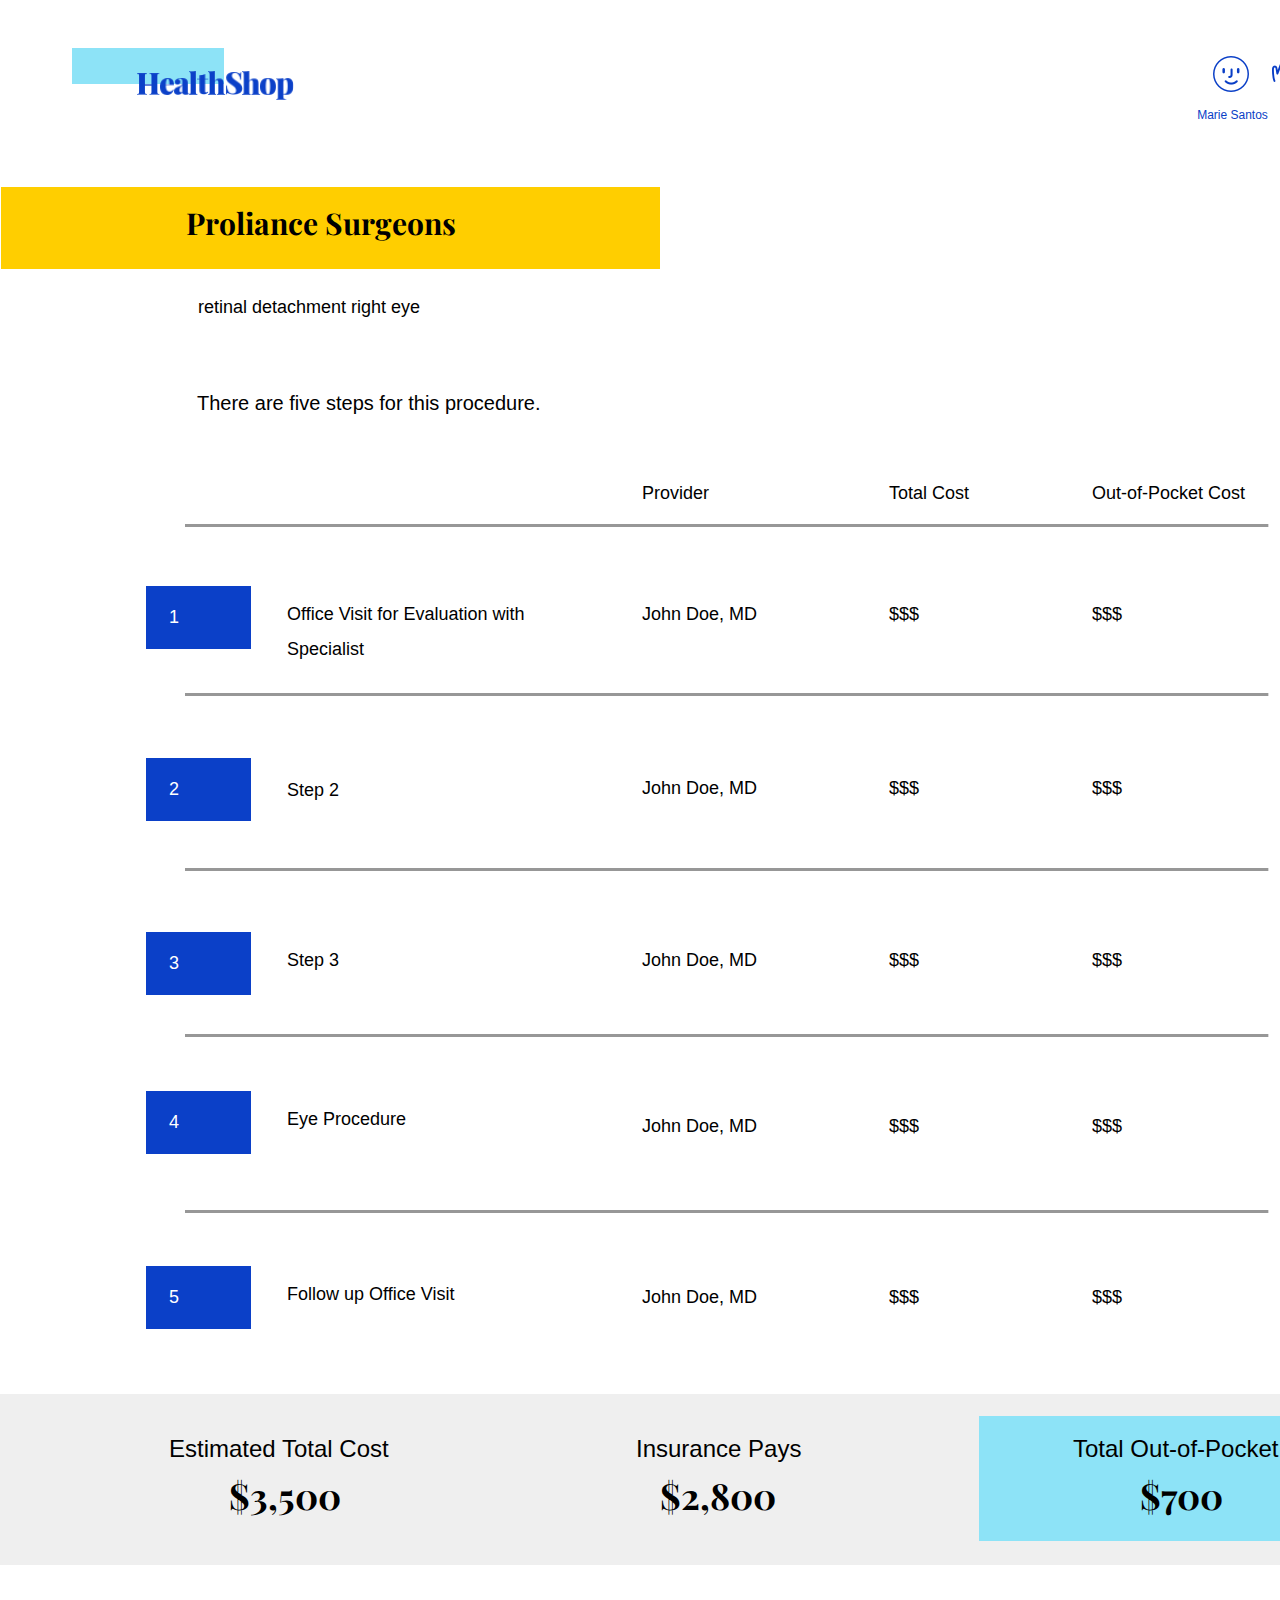
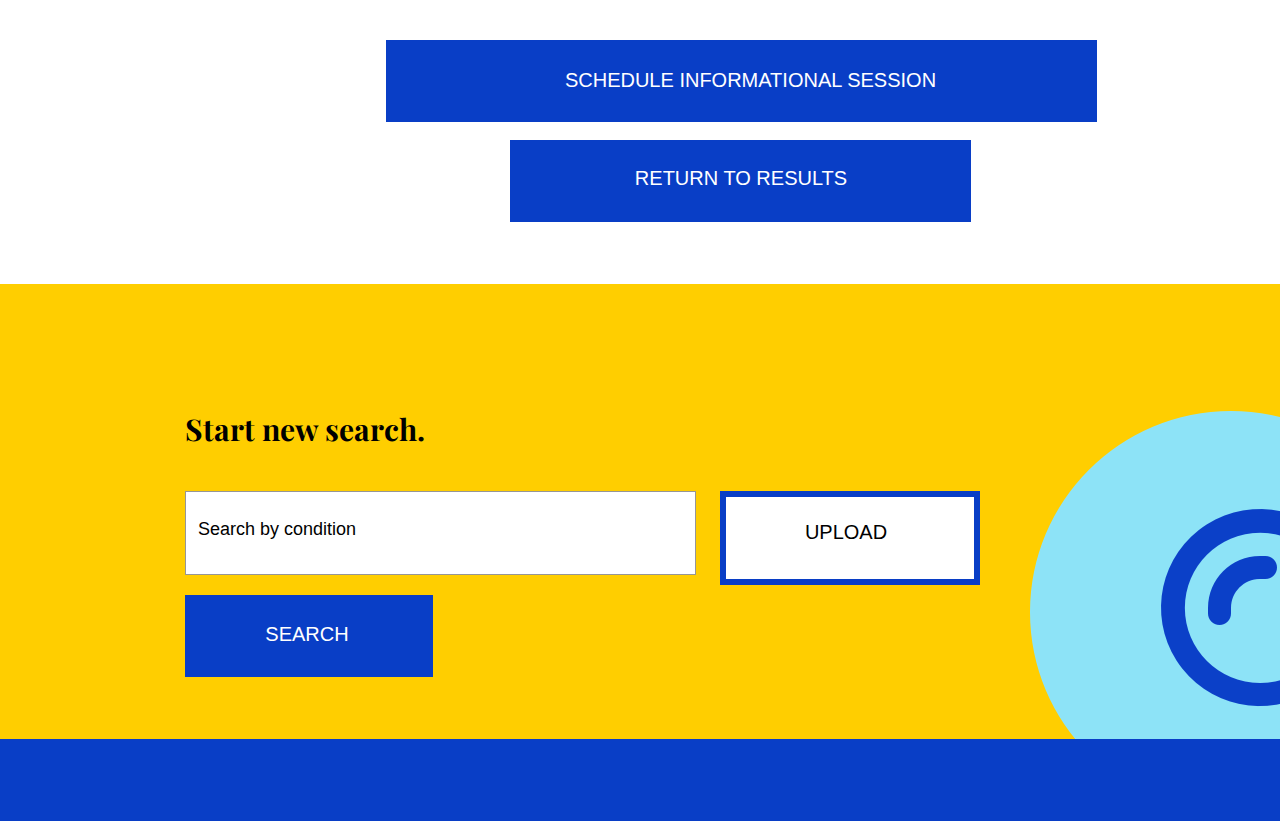
<file: productpage5.html>
<!DOCTYPE html>
<html>
    <head>
        <link href="./img/favicon.png" rel="shortcut icon"/>
        <meta charset="utf-8"/>
        <meta content="width=1440px, maximum-scale=1.0" name="viewport"/>
        <link href="./css/productPage5.css" rel="stylesheet" type="text/css"/>
        <meta content="Launchpad by Anima" name="author">
        </meta>
    </head>
    <body style="margin: 0;
 background: rgba(255, 255, 255, 1.0);">
        <input id="anPageName" name="page" type="hidden" value="productpage5"/>
        <div class="product-page5">
            <div style="width: 1440px; height: 100%; position:relative; margin:auto;">
                <div class="retinal-detachment-r">
                    retinal detachment right eye
                </div>
                <div class="provider">
                    Provider
                </div>
                <div class="total-cost">
                    Total Cost
                </div>
                <div class="out-of-pocket-cost">
                    Out-of-Pocket Cost
                </div>
                <div class="john-doe-md">
                    John Doe, MD
                </div>
                <div class="john-doe-md-copy2">
                    John Doe, MD
                </div>
                <div class="john-doe-md-copy3">
                    John Doe, MD
                </div>
                <div class="john-doe-md-copy4">
                    John Doe, MD
                </div>
                <div class="john-doe-md-copy">
                    John Doe, MD
                </div>
                <div class="copy4">
                    $$$
                </div>
                <div class="copy6">
                    $$$
                </div>
                <div class="copy7">
                    $$$
                </div>
                <div class="copy8">
                    $$$
                </div>
                <div class="copy5">
                    $$$
                </div>
                <div class="copy9">
                    $$$
                </div>
                <div class="copy11">
                    $$$
                </div>
                <div class="copy12">
                    $$$
                </div>
                <div class="copy13">
                    $$$
                </div>
                <div class="copy10">
                    $$$
                </div>
                <div class="office-visit-for-eva">
                    Office Visit for Evaluation with Specialist
                </div>
                <div class="step3">
                    Step 3
                </div>
                <div class="eye-procedure">
                    Eye Procedure
                </div>
                <div class="follow-up-office-vis">
                    Follow up Office Visit
                </div>
                <div class="step2">
                    Step 2
                </div>
                <div class="there-are-five-steps">
                    There are five steps for this procedure.
                </div>
                <img anima-src="./img/product page 3line copy.png" class="line-copy3" src="[data-uri]"/>
                <img anima-src="./img/product page 3line copy.png" class="line-copy6" src="[data-uri]"/>
                <img anima-src="./img/product page 3line copy.png" class="line-copy2" src="[data-uri]"/>
                <img anima-src="./img/product page 3line copy.png" class="line-copy4" src="[data-uri]"/>
                <img anima-src="./img/product page 3line copy.png" class="line-copy10" src="[data-uri]"/>
                <div class="rectangle-copy4">
                </div>
                <div class="rectangle-copy5">
                </div>
                <div class="rectangle-copy6">
                </div>
                <div class="rectangle-copy7">
                </div>
                <div class="rectangle-copy8">
                </div>
                <div class="a1">
                    1
                </div>
                <div class="a2">
                    2
                </div>
                <div class="a3">
                    3
                </div>
                <div class="a4">
                    4
                </div>
                <div class="a5">
                    5
                </div>
                <div onclick="location.href='productpage6.html';" class="rectangle3-copy13">
                </div>
                <div onclick="location.href='productpage6.html';" class="schedule-information">
                    SCHEDULE INFORMATIONAL SESSION
                </div>
                <div class="rectangle-copy41">
                </div>
                <div class="proliance-surgeons">
                    Proliance Surgeons
                </div>
                <div class="rectangle-copy3">
                </div>
                <div class="estimated-total-cost">
                    Estimated Total Cost
                </div>
                <div class="a3500">
                    $3,500
                </div>
                <div class="insurance-pays">
                    Insurance Pays
                </div>
                <div class="a2800">
                    $2,800
                </div>
                <div class="rectangle3-copy14">
                </div>
                <div class="total-out-of-pocket">
                    Total Out-of-Pocket
                </div>
                <div class="a700">
                    $700
                </div>
                <div class="rectangle3-copy16">
                </div>
                <div class="return-to-results-copy">
                    RETURN TO RESULTS
                </div>
                <div class="a363-to1000-copy">
                    $363
                    <br/>
                    - to -
                    <br/>
                    $1,000
                </div>
                <div class="rectangle-copy81">
                </div>
                <div class="start-new-search-copy2">
                    Start new search.
                    <br/>
                </div>
                <div class="rectangle3-copy161">
                </div>
                <div class="rectangle3-copy17">
                </div>
                <div class="rectangle3-copy18">
                </div>
                <div class="page1-copy17">
                    <img anima-src="./img/product page 4fill 1  12.png" class="fill1" src="[data-uri]"/>
                    <img anima-src="./img/product page 3fill 3.png" class="fill3" src="[data-uri]"/>
                    <img anima-src="./img/product page 5fill 5.png" class="fill5" src="[data-uri]"/>
                </div>
                <div class="search-by-condition-copy3">
                    Search by condition
                </div>
                <div class="upload-copy3">
                    UPLOAD
                </div>
                <div class="search-copy3">
                    SEARCH
                </div>
                <div class="rectangle-copy42">
                </div>
                <div class="page1-copy">
                    <img anima-src="./img/product page 4fill 1  13.png" class="fill11" src="[data-uri]"/>
                    <div class="group25">
                        <img anima-src="./img/product page 3fill 2.png" class="fill2" src="[data-uri]"/>
                        <img anima-src="./img/product page 5fill 4.png" class="fill4" src="[data-uri]"/>
                        <img anima-src="./img/product page 5fill 6.png" class="fill6" src="[data-uri]"/>
                        <img anima-src="./img/product page 6fill 8.png" class="fill8" src="[data-uri]"/>
                        <img anima-src="./img/web homefill 14.png" class="fill10" src="[data-uri]"/>
                        <img anima-src="./img/product page 5fill 12.png" class="fill12" src="[data-uri]"/>
                        <img anima-src="./img/web homefill 14.png" class="fill14" src="[data-uri]"/>
                        <img anima-src="./img/web homefill 16.png" class="fill16" src="[data-uri]"/>
                        <img anima-src="./img/product page 6 group 20.png" class="group20" src="[data-uri]"/>
                        <img anima-src="./img/product page 6fill 21.png" class="fill21" src="[data-uri]"/>
                        <img anima-src="./img/product page 2clip 24.png" class="clip24" src="[data-uri]"/>
                        <img anima-src="./img/product page 6fill 23.png" class="fill23" src="[data-uri]"/>
                    </div>
                </div>
                <div class="group">
                    <div class="page1-copy2">
                        <img anima-src="./img/product page 5fill 1  2.png" class="fill13" src="[data-uri]"/>
                        <img anima-src="./img/product page 6stroke 3  1.png" class="stroke2" src="[data-uri]"/>
                        <img anima-src="./img/product page 6stroke 3  1.png" class="stroke3" src="[data-uri]"/>
                        <img anima-src="./img/product page 6stroke 3  1.png" class="stroke4" src="[data-uri]"/>
                    </div>
                    <img anima-src="./img/product page 6 page 1 copy 3.png" class="page1-copy3" src="[data-uri]"/>
                    <div class="marie-santos-copy">
                        Marie Santos
                    </div>
                    <img anima-src="./img/product page 7fill 1 copy.png" class="fill1-copy" src="[data-uri]"/>
                </div>
            </div>
        </div>
        <!-- Scripts -->
        <script>
            anima_isHidden = function(e) {
                if (!(e instanceof HTMLElement)) return !1;
                if (getComputedStyle(e).display == "none") return !0; else if (e.parentNode && anima_isHidden(e.parentNode)) return !0;
                return !1;
            };
            anima_loadAsyncSrcForTag = function(tag) {
                var elements = document.getElementsByTagName(tag);
                var toLoad = [];
                for (var i = 0; i < elements.length; i++) {
                    var e = elements[i];
                    var src = e.getAttribute("src");
                    var loaded = (src != undefined && src.length > 0 && src != '[data-uri]');
                    if (loaded) continue;
                    var asyncSrc = e.getAttribute("anima-src");
                    if (asyncSrc == undefined || asyncSrc.length == 0) continue;
                    if (anima_isHidden(e)) continue;
                    toLoad.push(e);
                }
                toLoad.sort(function(a, b) {
                    return anima_getTop(a) - anima_getTop(b);
                });
                for (var i = 0; i < toLoad.length; i++) {
                    var e = toLoad[i];
                    var asyncSrc = e.getAttribute("anima-src");
                    e.setAttribute("src", asyncSrc);
                }
            };
            anima_pauseHiddenVideos = function(tag) {
                var elements = document.getElementsByTagName("video");
                for (var i = 0; i < elements.length; i++) {
                    var e = elements[i];
                    var isPlaying = !!(e.currentTime > 0 && !e.paused && !e.ended && e.readyState > 2);
                    var isHidden = anima_isHidden(e);
                    if (!isPlaying && !isHidden && e.getAttribute("autoplay") == "autoplay") {
                        e.play();
                    } else if (isPlaying && isHidden) {
                        e.pause();
                    }
                }
            };
            anima_loadAsyncSrc = function(tag) {
                anima_loadAsyncSrcForTag("img");
                anima_loadAsyncSrcForTag("iframe");
                anima_loadAsyncSrcForTag("video");
                anima_pauseHiddenVideos();
            };
            var anima_getTop = function(e) {
                var top = 0;
                do {
                    top += e.offsetTop || 0;
                    e = e.offsetParent;
                } while (e);
                return top;
            };
            anima_loadAsyncSrc();
            anima_old_onResize = window.onresize;
            anima_new_onResize = undefined;
            anima_updateOnResize = function() {
                if (anima_new_onResize == undefined || window.onresize != anima_new_onResize) {
                    anima_new_onResize = function(x) {
                        if (anima_old_onResize != undefined) anima_old_onResize(x);
                        anima_loadAsyncSrc();
                    };
                    window.onresize = anima_new_onResize;
                    setTimeout(function() {
                        anima_updateOnResize();
                    }, 3000);
                }
            };
            anima_updateOnResize();
            setTimeout(function() {
                anima_loadAsyncSrc();
            }, 200);
        </script>
        <!-- End of Scripts -->
    </body>
</html>
</file>
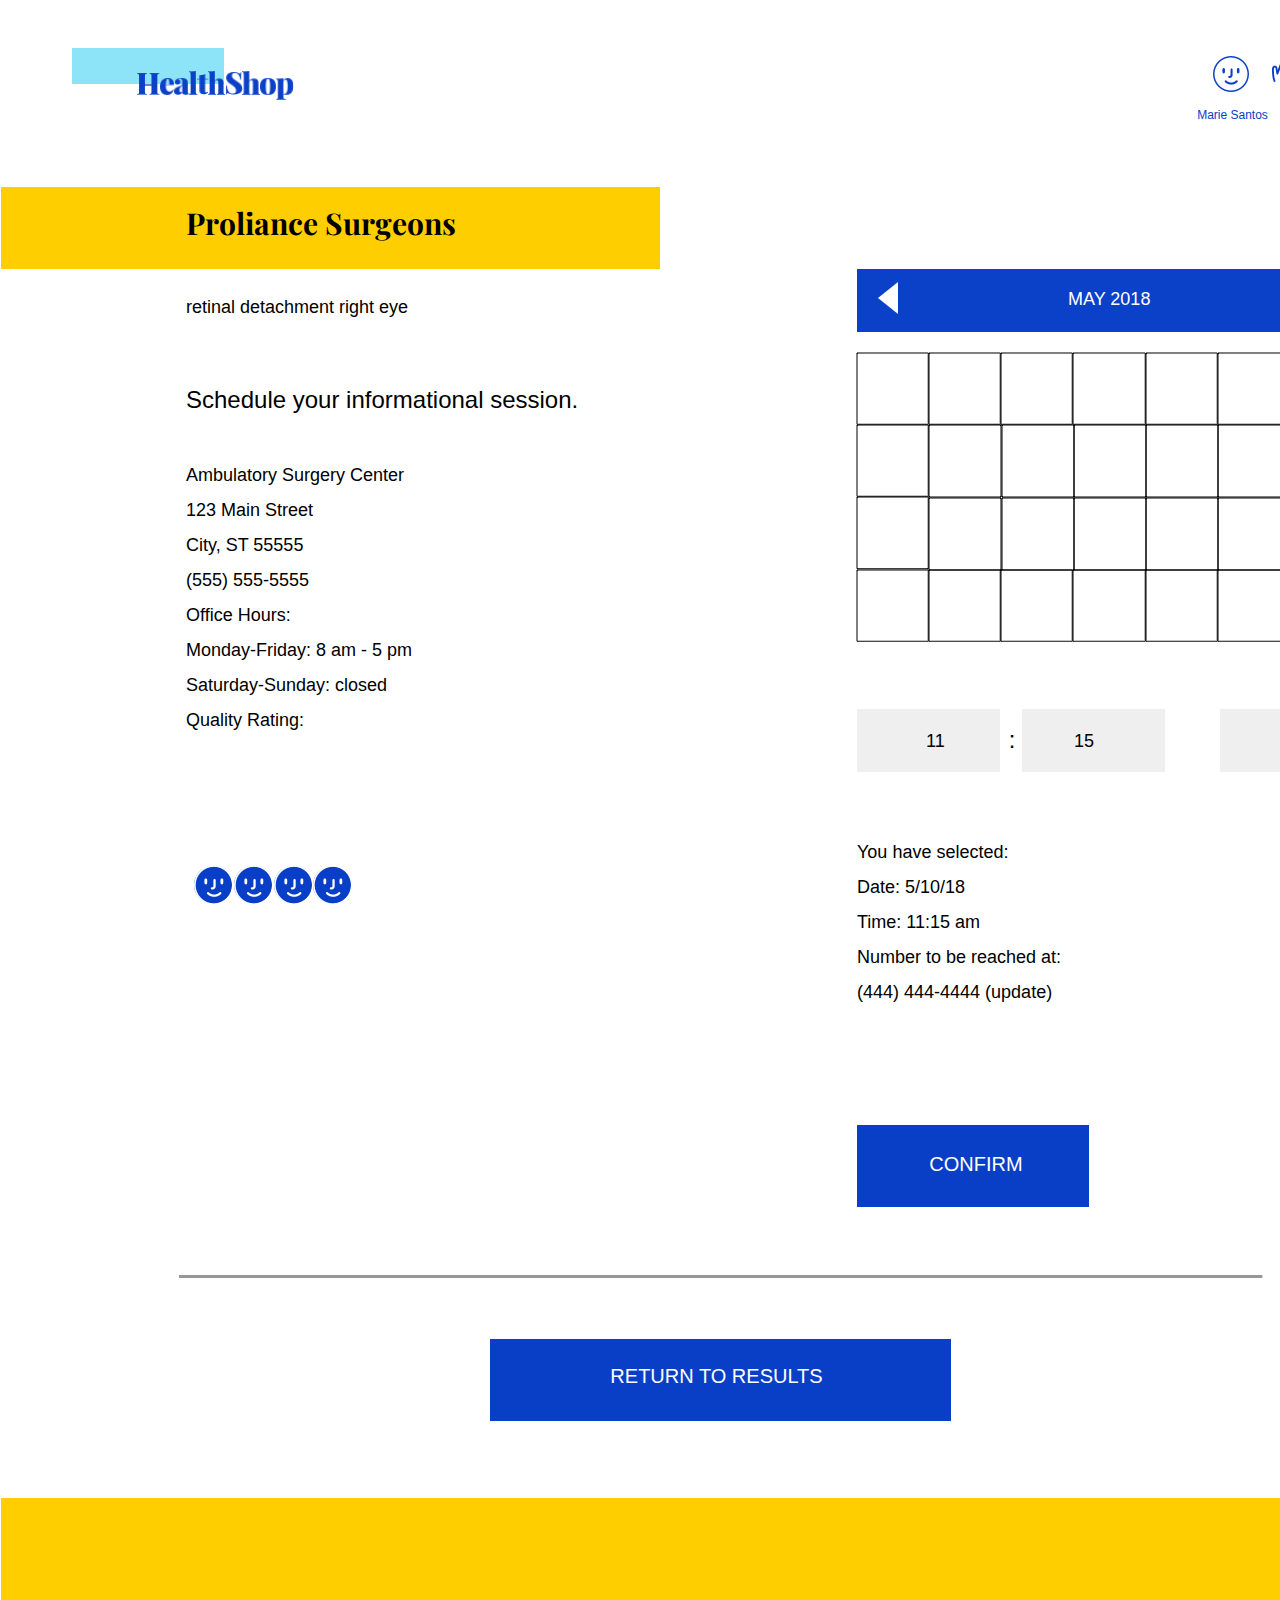
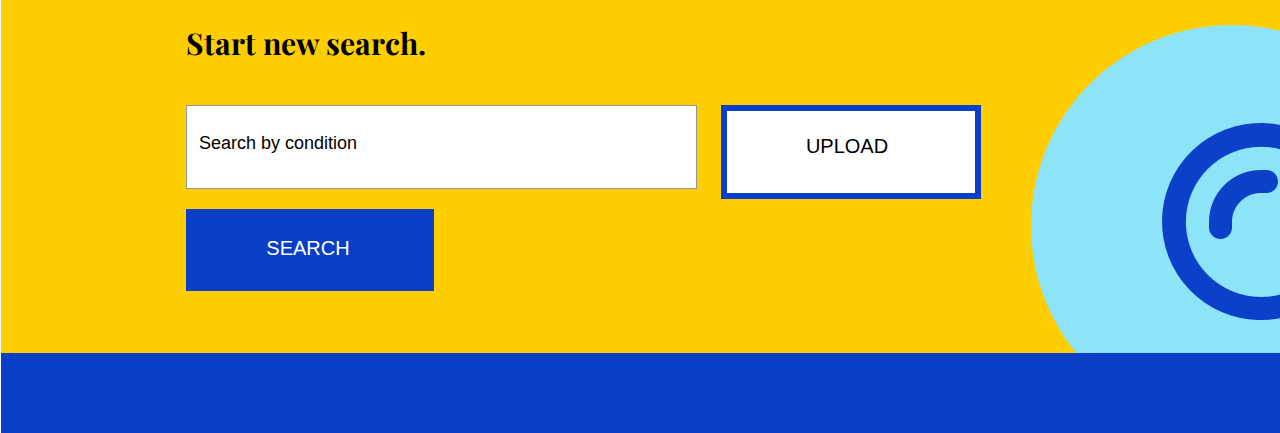
<file: productpage6.html>
<!DOCTYPE html>
<html>
    <head>
        <link href="./img/favicon.png" rel="shortcut icon"/>
        <meta charset="utf-8"/>
        <meta content="width=1440px, maximum-scale=1.0" name="viewport"/>
        <link href="./css/productPage6.css" rel="stylesheet" type="text/css"/>
        <meta content="Launchpad by Anima" name="author">
        </meta>
    </head>
    <body style="margin: 0;
 background: rgba(255, 255, 255, 1.0);">
        <input id="anPageName" name="page" type="hidden" value="productpage6"/>
        <div class="product-page6">
            <div style="width: 1440px; height: 100%; position:relative; margin:auto;">
                <div class="rectangle-copy4">
                </div>
                <div class="rectangle-copy5">
                </div>
                <div class="rectangle-copy6">
                </div>
                <div class="rectangle-copy7">
                </div>
                <div class="rectangle4">
                </div>
                <div class="retinal-detachment-r">
                    retinal detachment right eye
                </div>
                <div class="you-have-selected-d">
                    You have selected:
                    <br/>
                    Date: 5/10/18
                    <br/>
                    Time: 11:15 am
                    <br/>
                    Number to be reached at:
                    <br/>
                    (444) 444-4444 (update)
                </div>
                <div class="label1">
                    :
                </div>
                <div class="a-m">
                    AM
                </div>
                <div class="a15">
                    15
                </div>
                <div class="a11">
                    11
                </div>
                <div class="may2018">
                    MAY 2018
                </div>
                <div class="schedule-your-inform">
                    Schedule your informational session.
                </div>
                <img anima-src="./img/product page 3line copy.png" class="line-copy3" src="[data-uri]"/>
                <div class="rectangle-copy41">
                </div>
                <div class="proliance-surgeons">
                    Proliance Surgeons
                </div>
                <div class="ambulatory-surgery-c">
                    Ambulatory Surgery Center
                    <br/>
                    123 Main Street
                    <br/>
                    City, ST 55555
                    <br/>
                    (555) 555-5555
                    <br/>
                    Office Hours:
                    <br/>
                    Monday-Friday: 8 am - 5 pm
                    <br/>
                    Saturday-Sunday: closed
                    <br/>
                    Quality Rating:
                    <br/>
                </div>
                <div class="page1-copy5">
                    <img anima-src="./img/product page 3fill 1  7.png" class="fill1" src="[data-uri]"/>
                    <img anima-src="./img/product page 3 group 5  9.png" class="group5" src="[data-uri]"/>
                </div>
                <div class="page1-copy6">
                    <img anima-src="./img/product page 3fill 1  7.png" class="fill11" src="[data-uri]"/>
                    <img anima-src="./img/product page 3 group 5  9.png" class="group51" src="[data-uri]"/>
                </div>
                <div class="page1-copy7">
                    <img anima-src="./img/product page 3fill 1  7.png" class="fill12" src="[data-uri]"/>
                    <img anima-src="./img/product page 3 group 5  9.png" class="group52" src="[data-uri]"/>
                </div>
                <div class="page1-copy8">
                    <img anima-src="./img/product page 3fill 1  7.png" class="fill13" src="[data-uri]"/>
                    <img anima-src="./img/product page 3 group 5  9.png" class="group53" src="[data-uri]"/>
                </div>
                <div class="page1">
                    <div class="group10">
                        <img anima-src="./img/product page 6stroke 3.png" class="stroke1" src="[data-uri]"/>
                        <img anima-src="./img/product page 6stroke 3.png" class="stroke3" src="[data-uri]"/>
                        <img anima-src="./img/product page 6stroke 3.png" class="stroke4" src="[data-uri]"/>
                        <img anima-src="./img/product page 6stroke 3.png" class="stroke5" src="[data-uri]"/>
                        <img anima-src="./img/product page 6stroke 3.png" class="stroke6" src="[data-uri]"/>
                        <img anima-src="./img/product page 6stroke 3.png" class="stroke7" src="[data-uri]"/>
                        <img anima-src="./img/product page 6stroke 3.png" class="stroke8" src="[data-uri]"/>
                        <img anima-src="./img/product page 6stroke 3.png" class="stroke9" src="[data-uri]"/>
                    </div>
                    <img anima-src="./img/product page 6stroke 24.png" class="stroke11" src="[data-uri]"/>
                    <img anima-src="./img/product page 6stroke 24.png" class="stroke12" src="[data-uri]"/>
                    <img anima-src="./img/product page 6stroke 24.png" class="stroke13" src="[data-uri]"/>
                    <img anima-src="./img/product page 6stroke 24.png" class="stroke14" src="[data-uri]"/>
                    <img anima-src="./img/product page 6stroke 24.png" class="stroke15" src="[data-uri]"/>
                    <div class="group19">
                        <img anima-src="./img/product page 6stroke 18.png" class="stroke16" src="[data-uri]"/>
                        <img anima-src="./img/product page 6stroke 18.png" class="stroke18" src="[data-uri]"/>
                    </div>
                    <img anima-src="./img/product page 6stroke 24.png" class="stroke20" src="[data-uri]"/>
                    <img anima-src="./img/product page 6stroke 24.png" class="stroke21" src="[data-uri]"/>
                    <img anima-src="./img/product page 6stroke 24.png" class="stroke22" src="[data-uri]"/>
                    <img anima-src="./img/product page 6stroke 24.png" class="stroke23" src="[data-uri]"/>
                    <img anima-src="./img/product page 6stroke 24.png" class="stroke24" src="[data-uri]"/>
                    <div class="group34">
                        <img anima-src="./img/product page 6stroke 3.png" class="stroke25" src="[data-uri]"/>
                        <img anima-src="./img/product page 6stroke 3.png" class="stroke27" src="[data-uri]"/>
                        <img anima-src="./img/product page 6stroke 3.png" class="stroke28" src="[data-uri]"/>
                        <img anima-src="./img/product page 6stroke 3.png" class="stroke29" src="[data-uri]"/>
                        <img anima-src="./img/product page 6stroke 3.png" class="stroke30" src="[data-uri]"/>
                        <img anima-src="./img/product page 6stroke 3.png" class="stroke31" src="[data-uri]"/>
                        <img anima-src="./img/product page 6stroke 3.png" class="stroke32" src="[data-uri]"/>
                        <img anima-src="./img/product page 6stroke 3.png" class="stroke33" src="[data-uri]"/>
                    </div>
                </div>
                <img anima-src="./img/product page 6triangle.png" class="triangle" src="[data-uri]"/>
                <img anima-src="./img/product page 6triangle.png" class="triangle-copy" src="[data-uri]"/>
                <div onclick="location.href='productpage7.html';" class="rectangle3-copy15">
                </div>
                <div onclick="location.href='productpage7.html';" class="c-onfirm">
                    CONFIRM
                </div>
                <div class="rectangle3-copy13">
                </div>
                <div class="return-to-results">
                    RETURN TO RESULTS
                </div>
                <div class="rectangle-copy9">
                </div>
                <div class="start-new-search-copy3">
                    Start new search.
                    <br/>
                </div>
                <div class="rectangle3-copy19">
                </div>
                <div class="rectangle3-copy20">
                </div>
                <div class="page1-copy18">
                    <img anima-src="./img/product page 4fill 1  12.png" class="fill14" src="[data-uri]"/>
                    <img anima-src="./img/product page 3fill 3.png" class="fill3" src="[data-uri]"/>
                    <img anima-src="./img/product page 5fill 5.png" class="fill5" src="[data-uri]"/>
                </div>
                <div class="search-by-condition-copy4">
                    Search by condition
                </div>
                <div class="upload-copy4">
                    UPLOAD
                </div>
                <div class="a363-to1000-copy2">
                    $363
                    <br/>
                    - to -
                    <br/>
                    $1,000
                </div>
                <div class="rectangle3-copy21">
                </div>
                <div class="search-copy4">
                    SEARCH
                </div>
                <div class="rectangle-copy10">
                </div>
                <div class="page1-copy">
                    <img anima-src="./img/product page 4fill 1  13.png" class="fill15" src="[data-uri]"/>
                    <div class="group25">
                        <img anima-src="./img/product page 3fill 2.png" class="fill2" src="[data-uri]"/>
                        <img anima-src="./img/product page 5fill 4.png" class="fill4" src="[data-uri]"/>
                        <img anima-src="./img/product page 5fill 6.png" class="fill6" src="[data-uri]"/>
                        <img anima-src="./img/product page 6fill 8.png" class="fill8" src="[data-uri]"/>
                        <img anima-src="./img/web homefill 14.png" class="fill10" src="[data-uri]"/>
                        <img anima-src="./img/product page 5fill 12.png" class="fill121" src="[data-uri]"/>
                        <img anima-src="./img/web homefill 14.png" class="fill141" src="[data-uri]"/>
                        <img anima-src="./img/web homefill 16.png" class="fill16" src="[data-uri]"/>
                        <img anima-src="./img/product page 6 group 20.png" class="group20" src="[data-uri]"/>
                        <img anima-src="./img/product page 6fill 21.png" class="fill21" src="[data-uri]"/>
                        <img anima-src="./img/product page 2clip 24.png" class="clip24" src="[data-uri]"/>
                        <img anima-src="./img/product page 6fill 23.png" class="fill23" src="[data-uri]"/>
                    </div>
                </div>
                <div class="group">
                    <div class="page1-copy2">
                        <img anima-src="./img/product page 5fill 1  2.png" class="fill17" src="[data-uri]"/>
                        <img anima-src="./img/product page 6stroke 3  1.png" class="stroke2" src="[data-uri]"/>
                        <img anima-src="./img/product page 6stroke 3  1.png" class="stroke34" src="[data-uri]"/>
                        <img anima-src="./img/product page 6stroke 3  1.png" class="stroke41" src="[data-uri]"/>
                    </div>
                    <img anima-src="./img/product page 6 page 1 copy 3.png" class="page1-copy3" src="[data-uri]"/>
                    <div class="marie-santos-copy">
                        Marie Santos
                    </div>
                    <img anima-src="./img/product page 7fill 1 copy.png" class="fill1-copy" src="[data-uri]"/>
                </div>
            </div>
        </div>
        <!-- Scripts -->
        <script>
            anima_isHidden = function(e) {
                if (!(e instanceof HTMLElement)) return !1;
                if (getComputedStyle(e).display == "none") return !0; else if (e.parentNode && anima_isHidden(e.parentNode)) return !0;
                return !1;
            };
            anima_loadAsyncSrcForTag = function(tag) {
                var elements = document.getElementsByTagName(tag);
                var toLoad = [];
                for (var i = 0; i < elements.length; i++) {
                    var e = elements[i];
                    var src = e.getAttribute("src");
                    var loaded = (src != undefined && src.length > 0 && src != '[data-uri]');
                    if (loaded) continue;
                    var asyncSrc = e.getAttribute("anima-src");
                    if (asyncSrc == undefined || asyncSrc.length == 0) continue;
                    if (anima_isHidden(e)) continue;
                    toLoad.push(e);
                }
                toLoad.sort(function(a, b) {
                    return anima_getTop(a) - anima_getTop(b);
                });
                for (var i = 0; i < toLoad.length; i++) {
                    var e = toLoad[i];
                    var asyncSrc = e.getAttribute("anima-src");
                    e.setAttribute("src", asyncSrc);
                }
            };
            anima_pauseHiddenVideos = function(tag) {
                var elements = document.getElementsByTagName("video");
                for (var i = 0; i < elements.length; i++) {
                    var e = elements[i];
                    var isPlaying = !!(e.currentTime > 0 && !e.paused && !e.ended && e.readyState > 2);
                    var isHidden = anima_isHidden(e);
                    if (!isPlaying && !isHidden && e.getAttribute("autoplay") == "autoplay") {
                        e.play();
                    } else if (isPlaying && isHidden) {
                        e.pause();
                    }
                }
            };
            anima_loadAsyncSrc = function(tag) {
                anima_loadAsyncSrcForTag("img");
                anima_loadAsyncSrcForTag("iframe");
                anima_loadAsyncSrcForTag("video");
                anima_pauseHiddenVideos();
            };
            var anima_getTop = function(e) {
                var top = 0;
                do {
                    top += e.offsetTop || 0;
                    e = e.offsetParent;
                } while (e);
                return top;
            };
            anima_loadAsyncSrc();
            anima_old_onResize = window.onresize;
            anima_new_onResize = undefined;
            anima_updateOnResize = function() {
                if (anima_new_onResize == undefined || window.onresize != anima_new_onResize) {
                    anima_new_onResize = function(x) {
                        if (anima_old_onResize != undefined) anima_old_onResize(x);
                        anima_loadAsyncSrc();
                    };
                    window.onresize = anima_new_onResize;
                    setTimeout(function() {
                        anima_updateOnResize();
                    }, 3000);
                }
            };
            anima_updateOnResize();
            setTimeout(function() {
                anima_loadAsyncSrc();
            }, 200);
        </script>
        <!-- End of Scripts -->
    </body>
</html>
</file>
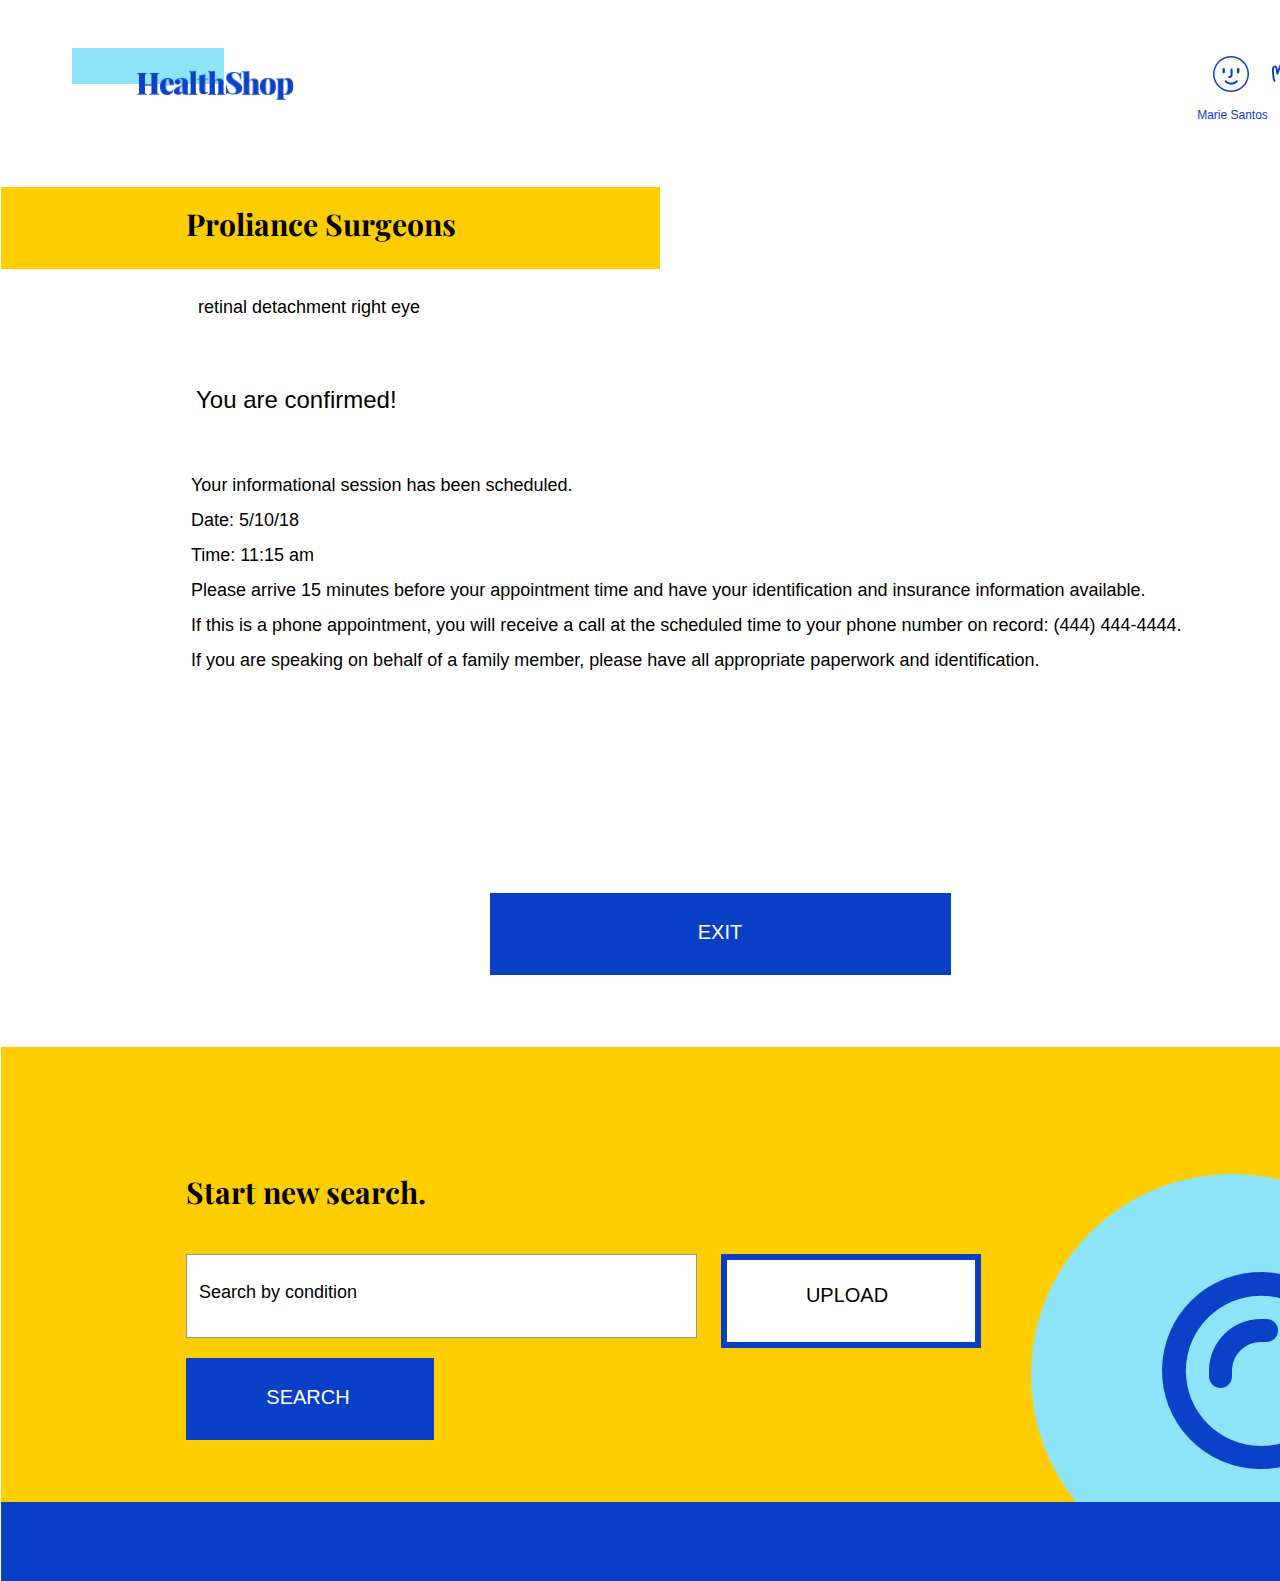
<file: productpage7.html>
<!DOCTYPE html>
<html>
    <head>
        <link href="./img/favicon.png" rel="shortcut icon"/>
        <meta charset="utf-8"/>
        <meta content="width=1440px, maximum-scale=1.0" name="viewport"/>
        <link href="./css/productPage7.css" rel="stylesheet" type="text/css"/>
        <meta content="Launchpad by Anima" name="author">
        </meta>
    </head>
    <body style="margin: 0;
 background: rgba(255, 255, 255, 1.0);">
        <input id="anPageName" name="page" type="hidden" value="productpage7"/>
        <div class="product-page7">
            <div style="width: 1440px; height: 100%; position:relative; margin:auto;">
                <div class="retinal-detachment-r">
                    retinal detachment right eye
                </div>
                <div class="you-are-confirmed">
                    You are confirmed!
                </div>
                <div class="rectangle-copy4">
                </div>
                <div class="proliance-surgeons">
                    Proliance Surgeons
                </div>
                <div class="your-informational-s">
                    Your informational session has been scheduled.
                    <br/>
                    Date: 5/10/18
                    <br/>
                    Time: 11:15 am
                    <br/>
                    Please arrive 15 minutes before your appointment time and have your identification and insurance information available.
                    <br/>
                    If this is a phone appointment, you will receive a call at the scheduled time to your phone number on record: (444) 444-4444.
                    <br/>
                    If you are speaking on behalf of a family member, please have all appropriate paperwork and identification.
                    <br/>
                    <br/>
                </div>
                <div onclick="location.href='producthome.html';" class="rectangle3-copy13">
                </div>
                <div onclick="location.href='producthome.html';" class="e-xit">
                    EXIT
                </div>
                <div class="rectangle-copy11">
                </div>
                <div class="start-new-search-copy4">
                    Start new search.
                    <br/>
                </div>
                <div class="rectangle3-copy22">
                </div>
                <div class="rectangle3-copy23">
                </div>
                <div class="page1-copy19">
                    <img anima-src="./img/product page 4fill 1  12.png" class="fill1" src="[data-uri]"/>
                    <img anima-src="./img/product page 3fill 3.png" class="fill3" src="[data-uri]"/>
                    <img anima-src="./img/product page 5fill 5.png" class="fill5" src="[data-uri]"/>
                </div>
                <div class="search-by-condition-copy5">
                    Search by condition
                </div>
                <div class="upload-copy5">
                    UPLOAD
                </div>
                <div class="a363-to1000-copy3">
                    $363
                    <br/>
                    - to -
                    <br/>
                    $1,000
                </div>
                <div class="rectangle3-copy24">
                </div>
                <div class="search-copy5">
                    SEARCH
                </div>
                <div class="rectangle-copy12">
                </div>
                <div class="page1-copy">
                    <img anima-src="./img/product page 4fill 1  13.png" class="fill11" src="[data-uri]"/>
                    <div class="group25">
                        <img anima-src="./img/product page 3fill 2.png" class="fill2" src="[data-uri]"/>
                        <img anima-src="./img/product page 5fill 4.png" class="fill4" src="[data-uri]"/>
                        <img anima-src="./img/product page 5fill 6.png" class="fill6" src="[data-uri]"/>
                        <img anima-src="./img/product page 6fill 8.png" class="fill8" src="[data-uri]"/>
                        <img anima-src="./img/web homefill 14.png" class="fill10" src="[data-uri]"/>
                        <img anima-src="./img/product page 5fill 12.png" class="fill12" src="[data-uri]"/>
                        <img anima-src="./img/web homefill 14.png" class="fill14" src="[data-uri]"/>
                        <img anima-src="./img/web homefill 16.png" class="fill16" src="[data-uri]"/>
                        <img anima-src="./img/product page 6 group 20.png" class="group20" src="[data-uri]"/>
                        <img anima-src="./img/product page 6fill 21.png" class="fill21" src="[data-uri]"/>
                        <img anima-src="./img/product page 2clip 24.png" class="clip24" src="[data-uri]"/>
                        <img anima-src="./img/product page 6fill 23.png" class="fill23" src="[data-uri]"/>
                    </div>
                </div>
                <div class="group">
                    <div class="page1-copy2">
                        <img anima-src="./img/product page 5fill 1  2.png" class="fill13" src="[data-uri]"/>
                        <img anima-src="./img/product page 6stroke 3  1.png" class="stroke2" src="[data-uri]"/>
                        <img anima-src="./img/product page 6stroke 3  1.png" class="stroke3" src="[data-uri]"/>
                        <img anima-src="./img/product page 6stroke 3  1.png" class="stroke4" src="[data-uri]"/>
                    </div>
                    <img anima-src="./img/product page 6 page 1 copy 3.png" class="page1-copy3" src="[data-uri]"/>
                    <div class="marie-santos-copy">
                        Marie Santos
                    </div>
                    <img anima-src="./img/product page 7fill 1 copy.png" class="fill1-copy" src="[data-uri]"/>
                </div>
            </div>
        </div>
        <!-- Scripts -->
        <script>
            anima_isHidden = function(e) {
                if (!(e instanceof HTMLElement)) return !1;
                if (getComputedStyle(e).display == "none") return !0; else if (e.parentNode && anima_isHidden(e.parentNode)) return !0;
                return !1;
            };
            anima_loadAsyncSrcForTag = function(tag) {
                var elements = document.getElementsByTagName(tag);
                var toLoad = [];
                for (var i = 0; i < elements.length; i++) {
                    var e = elements[i];
                    var src = e.getAttribute("src");
                    var loaded = (src != undefined && src.length > 0 && src != '[data-uri]');
                    if (loaded) continue;
                    var asyncSrc = e.getAttribute("anima-src");
                    if (asyncSrc == undefined || asyncSrc.length == 0) continue;
                    if (anima_isHidden(e)) continue;
                    toLoad.push(e);
                }
                toLoad.sort(function(a, b) {
                    return anima_getTop(a) - anima_getTop(b);
                });
                for (var i = 0; i < toLoad.length; i++) {
                    var e = toLoad[i];
                    var asyncSrc = e.getAttribute("anima-src");
                    e.setAttribute("src", asyncSrc);
                }
            };
            anima_pauseHiddenVideos = function(tag) {
                var elements = document.getElementsByTagName("video");
                for (var i = 0; i < elements.length; i++) {
                    var e = elements[i];
                    var isPlaying = !!(e.currentTime > 0 && !e.paused && !e.ended && e.readyState > 2);
                    var isHidden = anima_isHidden(e);
                    if (!isPlaying && !isHidden && e.getAttribute("autoplay") == "autoplay") {
                        e.play();
                    } else if (isPlaying && isHidden) {
                        e.pause();
                    }
                }
            };
            anima_loadAsyncSrc = function(tag) {
                anima_loadAsyncSrcForTag("img");
                anima_loadAsyncSrcForTag("iframe");
                anima_loadAsyncSrcForTag("video");
                anima_pauseHiddenVideos();
            };
            var anima_getTop = function(e) {
                var top = 0;
                do {
                    top += e.offsetTop || 0;
                    e = e.offsetParent;
                } while (e);
                return top;
            };
            anima_loadAsyncSrc();
            anima_old_onResize = window.onresize;
            anima_new_onResize = undefined;
            anima_updateOnResize = function() {
                if (anima_new_onResize == undefined || window.onresize != anima_new_onResize) {
                    anima_new_onResize = function(x) {
                        if (anima_old_onResize != undefined) anima_old_onResize(x);
                        anima_loadAsyncSrc();
                    };
                    window.onresize = anima_new_onResize;
                    setTimeout(function() {
                        anima_updateOnResize();
                    }, 3000);
                }
            };
            anima_updateOnResize();
            setTimeout(function() {
                anima_loadAsyncSrc();
            }, 200);
        </script>
        <!-- End of Scripts -->
    </body>
</html>
</file>
<file: css/webHome.css>
@import url('https://fonts.googleapis.com/css?family=Playfair+Display:700');


.web-home {
  width               : 100%;
  min-width           : 1440px;
  height              : 100vh;
  min-height          : 1984px;
  position            : relative;
  overflow            : hidden;
  margin              : 0px;
  background-color    : rgba(255, 255, 255, 1.0);
}
a {
  text-decoration     : none;
}
div {
  -webkit-text-size-adjust: none;
}
.web-home .page1 {
  background-color    : rgba(255, 255, 255, 0.0);
  top                 : 48px;
  height              : 52px;
  width               : 222px;
  position            : absolute;
  margin              : 0;
  left                : 72px;
}
.web-home .page1 .fill1 {
  background-color    : rgba(255, 255, 255, 0.0);
  top                 : 0px;
  height              : 36px;
  width               : 152px;
  position            : absolute;
  margin              : 0;
  left                : 0px;
}
.web-home .page1 .group25 {
  background-color    : rgba(255, 255, 255, 0.0);
  top                 : 0px;
  height              : 52px;
  width               : 222px;
  position            : absolute;
  margin              : 0;
  left                : 0px;
}
.web-home .page1 .group25 .fill2 {
  background-color    : rgba(255, 255, 255, 0.0);
  top                 : 30px;
  height              : 17px;
  width               : 14px;
  position            : absolute;
  margin              : 0;
  left                : 88px;
}
.web-home .page1 .group25 .fill4 {
  background-color    : rgba(255, 255, 255, 0.0);
  top                 : 30px;
  height              : 17px;
  width               : 16px;
  position            : absolute;
  margin              : 0;
  left                : 102px;
}
.web-home .page1 .group25 .fill6 {
  background-color    : rgba(255, 255, 255, 0.0);
  top                 : 23px;
  height              : 24px;
  width               : 9px;
  position            : absolute;
  margin              : 0;
  left                : 117px;
}
.web-home .page1 .group25 .fill8 {
  background-color    : rgba(255, 255, 255, 0.0);
  top                 : 26px;
  height              : 21px;
  width               : 12px;
  position            : absolute;
  margin              : 0;
  left                : 125px;
}
.web-home .page1 .group25 .fill10 {
  background-color    : rgba(255, 255, 255, 0.0);
  top                 : 23px;
  height              : 24px;
  width               : 18px;
  position            : absolute;
  margin              : 0;
  left                : 136px;
}
.web-home .page1 .group25 .fill12 {
  background-color    : rgba(255, 255, 255, 0.0);
  top                 : 24px;
  height              : 23px;
  width               : 17px;
  position            : absolute;
  margin              : 0;
  left                : 154px;
}
.web-home .page1 .group25 .fill14 {
  background-color    : rgba(255, 255, 255, 0.0);
  top                 : 23px;
  height              : 24px;
  width               : 19px;
  position            : absolute;
  margin              : 0;
  left                : 170px;
}
.web-home .page1 .group25 .fill16 {
  background-color    : rgba(255, 255, 255, 0.0);
  top                 : 30px;
  height              : 17px;
  width               : 16px;
  position            : absolute;
  margin              : 0;
  left                : 188px;
}
.web-home .page1 .group25 .group20 {
  background-color    : rgba(255, 255, 255, 0.0);
  top                 : 30px;
  height              : 22px;
  width               : 18px;
  position            : absolute;
  margin              : 0;
  left                : 204px;
}
.web-home .page1 .group25 .fill21 {
  background-color    : rgba(255, 255, 255, 0.0);
  top                 : 25px;
  height              : 22px;
  width               : 23px;
  position            : absolute;
  margin              : 0;
  left                : 65px;
}
.web-home .page1 .group25 .clip24 {
  background-color    : rgba(255, 255, 255, 0.0);
  top                 : 0px;
  height              : 52px;
  width               : 221px;
  position            : absolute;
  margin              : 0;
  left                : 0px;
}
.web-home .page1 .group25 .fill23 {
  background-color    : rgba(255, 255, 255, 0.0);
  top                 : 36px;
  height              : 2px;
  width               : 9px;
  position            : absolute;
  margin              : 0;
  left                : 72px;
}
.web-home .page11 {
  background-color    : rgba(255, 255, 255, 0.0);
  top                 : 169px;
  height              : 460px;
  width               : 1124px;
  position            : absolute;
  margin              : 0;
  left                : 182px;
}
.web-home .page11 .fill11 {
  background-color    : rgba(255, 255, 255, 0.0);
  top                 : 0px;
  height              : 419px;
  width               : 1071px;
  position            : absolute;
  margin              : 0;
  left                : 0px;
}
.web-home .page11 .fill22 {
  background-color    : rgba(255, 255, 255, 0.0);
  top                 : 41px;
  height              : 419px;
  width               : 1071px;
  position            : absolute;
  margin              : 0;
  left                : 53px;
}
.web-home .page11 .group79 {
  background-color    : rgba(255, 255, 255, 0.0);
  top                 : 91px;
  height              : 326px;
  width               : 287px;
  position            : absolute;
  margin              : 0;
  left                : 801px;
}
.web-home .page11 .group79 .fill3 {
  background-color    : rgba(255, 255, 255, 0.0);
  top                 : 0px;
  height              : 43px;
  width               : 38px;
  position            : absolute;
  margin              : 0;
  left                : 158px;
}
.web-home .page11 .group79 .fill5 {
  background-color    : rgba(255, 255, 255, 0.0);
  top                 : 10px;
  height              : 34px;
  width               : 30px;
  position            : absolute;
  margin              : 0;
  left                : 192px;
}
.web-home .page11 .group79 .fill7 {
  background-color    : rgba(255, 255, 255, 0.0);
  top                 : 11px;
  height              : 33px;
  width               : 35px;
  position            : absolute;
  margin              : 0;
  left                : 224px;
}
.web-home .page11 .group79 .fill9 {
  background-color    : rgba(255, 255, 255, 0.0);
  top                 : 10px;
  height              : 33px;
  width               : 27px;
  position            : absolute;
  margin              : 0;
  left                : 260px;
}
.web-home .page11 .group79 .fill111 {
  background-color    : rgba(255, 255, 255, 0.0);
  top                 : 81px;
  height              : 43px;
  width               : 33px;
  position            : absolute;
  margin              : 0;
  left                : 49px;
}
.web-home .page11 .group79 .fill13 {
  background-color    : rgba(255, 255, 255, 0.0);
  top                 : 81px;
  height              : 33px;
  width               : 26px;
  position            : absolute;
  margin              : 0;
  left                : 86px;
}
.web-home .page11 .group79 .fill15 {
  background-color    : rgba(255, 255, 255, 0.0);
  top                 : 81px;
  height              : 32px;
  width               : 27px;
  position            : absolute;
  margin              : 0;
  left                : 114px;
}
.web-home .page11 .group79 .fill17 {
  background-color    : rgba(255, 255, 255, 0.0);
  top                 : 81px;
  height              : 33px;
  width               : 23px;
  position            : absolute;
  margin              : 0;
  left                : 143px;
}
.web-home .page11 .group79 .fill19 {
  background-color    : rgba(255, 255, 255, 0.0);
  top                 : 81px;
  height              : 33px;
  width               : 30px;
  position            : absolute;
  margin              : 0;
  left                : 169px;
}
.web-home .page11 .group79 .fill211 {
  background-color    : rgba(255, 255, 255, 0.0);
  top                 : 81px;
  height              : 32px;
  width               : 35px;
  position            : absolute;
  margin              : 0;
  left                : 202px;
}
.web-home .page11 .group79 .fill231 {
  background-color    : rgba(255, 255, 255, 0.0);
  top                 : 81px;
  height              : 33px;
  width               : 29px;
  position            : absolute;
  margin              : 0;
  left                : 238px;
}
.web-home .page11 .group79 .fill25 {
  background-color    : rgba(255, 255, 255, 0.0);
  top                 : 66px;
  height              : 47px;
  width               : 17px;
  position            : absolute;
  margin              : 0;
  left                : 268px;
}
.web-home .page11 .group79 .fill27 {
  background-color    : rgba(255, 255, 255, 0.0);
  top                 : 137px;
  height              : 47px;
  width               : 35px;
  position            : absolute;
  margin              : 0;
  left                : 0px;
}
.web-home .page11 .group79 .fill29 {
  background-color    : rgba(255, 255, 255, 0.0);
  top                 : 152px;
  height              : 33px;
  width               : 26px;
  position            : absolute;
  margin              : 0;
  left                : 37px;
}
.web-home .page11 .group79 .fill31 {
  background-color    : rgba(255, 255, 255, 0.0);
  top                 : 152px;
  height              : 32px;
  width               : 29px;
  position            : absolute;
  margin              : 0;
  left                : 66px;
}
.web-home .page11 .group79 .fill33 {
  background-color    : rgba(255, 255, 255, 0.0);
  top                 : 137px;
  height              : 47px;
  width               : 17px;
  position            : absolute;
  margin              : 0;
  left                : 96px;
}
.web-home .page11 .group79 .fill35 {
  background-color    : rgba(255, 255, 255, 0.0);
  top                 : 143px;
  height              : 42px;
  width               : 22px;
  position            : absolute;
  margin              : 0;
  left                : 113px;
}
.web-home .page11 .group79 .fill37 {
  background-color    : rgba(255, 255, 255, 0.0);
  top                 : 137px;
  height              : 47px;
  width               : 35px;
  position            : absolute;
  margin              : 0;
  left                : 135px;
}
.web-home .page11 .group79 .fill39 {
  background-color    : rgba(255, 255, 255, 0.0);
  top                 : 152px;
  height              : 33px;
  width               : 27px;
  position            : absolute;
  margin              : 0;
  left                : 171px;
}
.web-home .page11 .group79 .fill41 {
  background-color    : rgba(255, 255, 255, 0.0);
  top                 : 152px;
  height              : 32px;
  width               : 30px;
  position            : absolute;
  margin              : 0;
  left                : 200px;
}
.web-home .page11 .group79 .fill43 {
  background-color    : rgba(255, 255, 255, 0.0);
  top                 : 152px;
  height              : 32px;
  width               : 27px;
  position            : absolute;
  margin              : 0;
  left                : 230px;
}
.web-home .page11 .group79 .fill45 {
  background-color    : rgba(255, 255, 255, 0.0);
  top                 : 152px;
  height              : 33px;
  width               : 26px;
  position            : absolute;
  margin              : 0;
  left                : 258px;
}
.web-home .page11 .group79 .fill47 {
  background-color    : rgba(255, 255, 255, 0.0);
  top                 : 222px;
  height              : 33px;
  width               : 23px;
  position            : absolute;
  margin              : 0;
  left                : 35px;
}
.web-home .page11 .group79 .fill49 {
  background-color    : rgba(255, 255, 255, 0.0);
  top                 : 208px;
  height              : 47px;
  width               : 35px;
  position            : absolute;
  margin              : 0;
  left                : 60px;
}
.web-home .page11 .group79 .fill51 {
  background-color    : rgba(255, 255, 255, 0.0);
  top                 : 222px;
  height              : 33px;
  width               : 30px;
  position            : absolute;
  margin              : 0;
  left                : 97px;
}
.web-home .page11 .group79 .fill53 {
  background-color    : rgba(255, 255, 255, 0.0);
  top                 : 222px;
  height              : 43px;
  width               : 33px;
  position            : absolute;
  margin              : 0;
  left                : 129px;
}
.web-home .page11 .group79 .fill55 {
  background-color    : rgba(255, 255, 255, 0.0);
  top                 : 222px;
  height              : 43px;
  width               : 32px;
  position            : absolute;
  margin              : 0;
  left                : 165px;
}
.web-home .page11 .group79 .fill57 {
  background-color    : rgba(255, 255, 255, 0.0);
  top                 : 208px;
  height              : 47px;
  width               : 17px;
  position            : absolute;
  margin              : 0;
  left                : 200px;
}
.web-home .page11 .group79 .fill59 {
  background-color    : rgba(255, 255, 255, 0.0);
  top                 : 222px;
  height              : 33px;
  width               : 34px;
  position            : absolute;
  margin              : 0;
  left                : 219px;
}
.web-home .page11 .group79 .fill61 {
  background-color    : rgba(255, 255, 255, 0.0);
  top                 : 214px;
  height              : 52px;
  width               : 31px;
  position            : absolute;
  margin              : 0;
  left                : 254px;
}
.web-home .page11 .group79 .fill63 {
  background-color    : rgba(255, 255, 255, 0.0);
  top                 : 293px;
  height              : 32px;
  width               : 34px;
  position            : absolute;
  margin              : 0;
  left                : 46px;
}
.web-home .page11 .group79 .fill65 {
  background-color    : rgba(255, 255, 255, 0.0);
  top                 : 293px;
  height              : 33px;
  width               : 27px;
  position            : absolute;
  margin              : 0;
  left                : 82px;
}
.web-home .page11 .group79 .fill67 {
  background-color    : rgba(255, 255, 255, 0.0);
  top                 : 284px;
  height              : 42px;
  width               : 22px;
  position            : absolute;
  margin              : 0;
  left                : 110px;
}
.web-home .page11 .group79 .fill69 {
  background-color    : rgba(255, 255, 255, 0.0);
  top                 : 294px;
  height              : 31px;
  width               : 48px;
  position            : absolute;
  margin              : 0;
  left                : 130px;
}
.web-home .page11 .group79 .fill71 {
  background-color    : rgba(255, 255, 255, 0.0);
  top                 : 293px;
  height              : 33px;
  width               : 30px;
  position            : absolute;
  margin              : 0;
  left                : 178px;
}
.web-home .page11 .group79 .fill73 {
  background-color    : rgba(255, 255, 255, 0.0);
  top                 : 293px;
  height              : 32px;
  width               : 27px;
  position            : absolute;
  margin              : 0;
  left                : 210px;
}
.web-home .page11 .group79 .fill75 {
  background-color    : rgba(255, 255, 255, 0.0);
  top                 : 278px;
  height              : 47px;
  width               : 34px;
  position            : absolute;
  margin              : 0;
  left                : 236px;
}
.web-home .page11 .group79 .fill77 {
  background-color    : rgba(255, 255, 255, 0.0);
  top                 : 316px;
  height              : 10px;
  width               : 11px;
  position            : absolute;
  margin              : 0;
  left                : 272px;
}
.web-home .page12 {
  background-color    : rgba(255, 255, 255, 0.0);
  top                 : 48px;
  height              : 51px;
  width               : 54px;
  position            : absolute;
  margin              : 0;
  left                : 1316px;
}
.web-home .page12 .fill18 {
  background-color    : rgba(255, 255, 255, 0.0);
  top                 : 0px;
  height              : 51px;
  width               : 54px;
  position            : absolute;
  margin              : 0;
  left                : 0px;
}
.web-home .page12 .stroke2 {
  background-color    : rgba(255, 255, 255, 0.0);
  top                 : 8px;
  height              : 6px;
  width               : 36px;
  position            : absolute;
  margin              : 0;
  left                : 9px;
}
.web-home .page12 .stroke3 {
  background-color    : rgba(255, 255, 255, 0.0);
  top                 : 22px;
  height              : 6px;
  width               : 36px;
  position            : absolute;
  margin              : 0;
  left                : 9px;
}
.web-home .page12 .stroke4 {
  background-color    : rgba(255, 255, 255, 0.0);
  top                 : 35px;
  height              : 6px;
  width               : 36px;
  position            : absolute;
  margin              : 0;
  left                : 9px;
}
.web-home .we-take-the-guessing {
  background-color    : rgba(255, 255, 255, 0.0);
  top                 : 684px;
  height              : auto;
  width               : 1230px;
  position            : absolute;
  margin              : 0;
  left                : 160px;
  font-family         : "AvenirNext-Regular", Helvetica, Arial, serif;
  font-size           : 24.0px;
  color               : rgba(0, 0, 0, 1.0);
  text-align          : center;
  line-height         : 48.0px;
}
.web-home .did-you-know {
  background-color    : rgba(255, 255, 255, 0.0);
  top                 : 1570px;
  height              : auto;
  width               : 511px;
  position            : absolute;
  margin              : 0;
  left                : 166px;
  font-family         : "Playfair Display", Helvetica, Arial, serif;
  font-weight         : 700;
  font-style          : normal;
  font-size           : 30.0px;
  color               : rgba(0, 0, 0, 1.0);
  text-align          : left;
  line-height         : 40.0px;
}
.web-home .if-a-patient-gets-su {
  background-color    : rgba(255, 255, 255, 0.0);
  top                 : 1633px;
  height              : auto;
  width               : 489px;
  position            : absolute;
  margin              : 0;
  left                : 165px;
  font-family         : "AvenirNext-Regular", Helvetica, Arial, serif;
  font-size           : 18.0px;
  color               : rgba(0, 0, 0, 1.0);
  text-align          : left;
  line-height         : 35.0px;
}
.web-home .rectangle2 {
  background-color    : rgba(255, 255, 255, 0.0);
  top                 : 1412px;
  height              : 412px;
  width               : 414px;
  position            : absolute;
  margin              : 0;
  left                : 867px;
}
.web-home .a363-to1000 {
  background-color    : rgba(255, 255, 255, 0.0);
  top                 : 1498px;
  height              : auto;
  width               : 531px;
  position            : absolute;
  margin              : 0;
  left                : 805px;
  font-family         : "Playfair Display", Helvetica, Arial, serif;
  font-weight         : 700;
  font-style          : normal;
  font-size           : 71.0px;
  color               : rgba(9, 62, 198, 1.0);
  text-align          : center;
  line-height         : 95.0px;
}
.web-home .rectangle {
  background-color    : rgba(239, 239, 239, 1.0);
  top                 : 859px;
  height              : 481px;
  width               : 1440px;
  position            : absolute;
  margin              : 0;
  left                : 0px;
}
.web-home .rectangle1 {
  background-color    : rgba(255, 206, 0, 1.0);
  top                 : 1246px;
  height              : 93px;
  width               : 1440px;
  position            : absolute;
  margin              : 0;
  left                : 0px;
}
.web-home .search {
  background-color    : rgba(255, 255, 255, 0.0);
  top                 : 1137px;
  height              : auto;
  width               : 336px;
  position            : absolute;
  margin              : 0;
  left                : 75px;
  font-family         : "AvenirNext-DemiBold", Helvetica, Arial, serif;
  font-size           : 24.0px;
  color               : rgba(0, 0, 0, 1.0);
  text-align          : center;
  line-height         : 33.0px;
}
.web-home .compare {
  background-color    : rgba(255, 255, 255, 0.0);
  top                 : 1137px;
  height              : auto;
  width               : 336px;
  position            : absolute;
  margin              : 0;
  left                : 559px;
  font-family         : "AvenirNext-DemiBold", Helvetica, Arial, serif;
  font-size           : 24.0px;
  color               : rgba(0, 0, 0, 1.0);
  text-align          : center;
  line-height         : 33.0px;
}
.web-home .authorize {
  background-color    : rgba(255, 255, 255, 0.0);
  top                 : 1141px;
  height              : auto;
  width               : 336px;
  position            : absolute;
  margin              : 0;
  left                : 1020px;
  font-family         : "AvenirNext-DemiBold", Helvetica, Arial, serif;
  font-size           : 24.0px;
  color               : rgba(0, 0, 0, 1.0);
  text-align          : center;
  line-height         : 33.0px;
}
.web-home .start-shopping {
  background-color    : rgba(255, 255, 255, 0.0);
  top                 : 1275px;
  height              : auto;
  width               : 351px;
  position            : absolute;
  margin              : 0;
  left                : 545px;
  font-family         : "AvenirNext-DemiBold", Helvetica, Arial, serif;
  font-size           : 24.0px;
  color               : rgba(9, 62, 198, 1.0);
  text-align          : center;
  line-height         : 33.0px;
}
.web-home .page13 {
  background-color    : rgba(255, 255, 255, 0.0);
  top                 : 973px;
  height              : 132px;
  width               : 135px;
  position            : absolute;
  margin              : 0;
  left                : 170px;
}
.web-home .page13 .fill110 {
  background-color    : rgba(255, 255, 255, 0.0);
  top                 : 0px;
  height              : 132px;
  width               : 132px;
  position            : absolute;
  margin              : 0;
  left                : 0px;
}
.web-home .page13 .fill32 {
  background-color    : rgba(255, 255, 255, 0.0);
  top                 : 32px;
  height              : 91px;
  width               : 92px;
  position            : absolute;
  margin              : 0;
  left                : 43px;
}
.web-home .page13 .fill52 {
  background-color    : rgba(255, 255, 255, 0.0);
  top                 : 48px;
  height              : 23px;
  width               : 23px;
  position            : absolute;
  margin              : 0;
  left                : 58px;
}
.web-home .page14 {
  background-color    : rgba(255, 255, 255, 0.0);
  top                 : 1412px;
  height              : 93px;
  width               : 108px;
  position            : absolute;
  margin              : 0;
  left                : 175px;
}
.web-home .page14 .fill112 {
  background-color    : rgba(255, 255, 255, 0.0);
  top                 : 0px;
  height              : 93px;
  width               : 93px;
  position            : absolute;
  margin              : 0;
  left                : 0px;
}
.web-home .page14 .fill34 {
  background-color    : rgba(255, 255, 255, 0.0);
  top                 : 48px;
  height              : 21px;
  width               : 17px;
  position            : absolute;
  margin              : 0;
  left                : 68px;
}
.web-home .page14 .fill54 {
  background-color    : rgba(255, 255, 255, 0.0);
  top                 : 41px;
  height              : 34px;
  width               : 34px;
  position            : absolute;
  margin              : 0;
  left                : 59px;
}
.web-home .page14 .fill72 {
  background-color    : rgba(255, 255, 255, 0.0);
  top                 : 20px;
  height              : 67px;
  width               : 74px;
  position            : absolute;
  margin              : 0;
  left                : 34px;
}
.web-home .page15 {
  background-color    : rgba(255, 255, 255, 0.0);
  top                 : 978px;
  height              : 122px;
  width               : 135px;
  position            : absolute;
  margin              : 0;
  left                : 667px;
}
.web-home .page15 .fill113 {
  background-color    : rgba(255, 255, 255, 0.0);
  top                 : 0px;
  height              : 122px;
  width               : 122px;
  position            : absolute;
  margin              : 0;
  left                : 0px;
}
.web-home .page15 .fill36 {
  background-color    : rgba(255, 255, 255, 0.0);
  top                 : 39px;
  height              : 11px;
  width               : 9px;
  position            : absolute;
  margin              : 0;
  left                : 72px;
}
.web-home .page15 .fill56 {
  background-color    : rgba(255, 255, 255, 0.0);
  top                 : 63px;
  height              : 12px;
  width               : 6px;
  position            : absolute;
  margin              : 0;
  left                : 67px;
}
.web-home .page15 .fill74 {
  background-color    : rgba(255, 255, 255, 0.0);
  top                 : 50px;
  height              : 12px;
  width               : 7px;
  position            : absolute;
  margin              : 0;
  left                : 67px;
}
.web-home .page15 .fill91 {
  background-color    : rgba(255, 255, 255, 0.0);
  top                 : 49px;
  height              : 11px;
  width               : 7px;
  position            : absolute;
  margin              : 0;
  left                : 126px;
}
.web-home .page15 .fill114 {
  background-color    : rgba(255, 255, 255, 0.0);
  top                 : 38px;
  height              : 10px;
  width               : 10px;
  position            : absolute;
  margin              : 0;
  left                : 118px;
}
.web-home .page15 .fill131 {
  background-color    : rgba(255, 255, 255, 0.0);
  top                 : 31px;
  height              : 5px;
  width               : 12px;
  position            : absolute;
  margin              : 0;
  left                : 93px;
}
.web-home .page15 .fill151 {
  background-color    : rgba(255, 255, 255, 0.0);
  top                 : 33px;
  height              : 8px;
  width               : 12px;
  position            : absolute;
  margin              : 0;
  left                : 81px;
}
.web-home .page15 .fill171 {
  background-color    : rgba(255, 255, 255, 0.0);
  top                 : 76px;
  height              : 11px;
  width               : 9px;
  position            : absolute;
  margin              : 0;
  left                : 69px;
}
.web-home .page15 .fill191 {
  background-color    : rgba(255, 255, 255, 0.0);
  top                 : 85px;
  height              : 9px;
  width               : 10px;
  position            : absolute;
  margin              : 0;
  left                : 114px;
}
.web-home .page15 .fill212 {
  background-color    : rgba(255, 255, 255, 0.0);
  top                 : 76px;
  height              : 9px;
  width               : 9px;
  position            : absolute;
  margin              : 0;
  left                : 123px;
}
.web-home .page15 .group251 {
  background-color    : rgba(255, 255, 255, 0.0);
  top                 : 61px;
  height              : 13px;
  width               : 7px;
  position            : absolute;
  margin              : 0;
  left                : 128px;
}
.web-home .page15 .group251 .fill232 {
  background-color    : rgba(255, 255, 255, 0.0);
  top                 : 0px;
  height              : 13px;
  width               : 7px;
  position            : relative;
  margin              : 0;
  left                : 0px;
}
.web-home .page15 .fill26 {
  background-color    : rgba(255, 255, 255, 0.0);
  top                 : 32px;
  height              : 8px;
  width               : 12px;
  position            : absolute;
  margin              : 0;
  left                : 106px;
}
.web-home .page15 .fill28 {
  background-color    : rgba(255, 255, 255, 0.0);
  top                 : 86px;
  height              : 9px;
  width               : 11px;
  position            : absolute;
  margin              : 0;
  left                : 77px;
}
.web-home .page15 .fill30 {
  background-color    : rgba(255, 255, 255, 0.0);
  top                 : 92px;
  height              : 7px;
  width               : 11px;
  position            : absolute;
  margin              : 0;
  left                : 102px;
}
.web-home .page15 .fill321 {
  background-color    : rgba(255, 255, 255, 0.0);
  top                 : 92px;
  height              : 7px;
  width               : 12px;
  position            : absolute;
  margin              : 0;
  left                : 89px;
}
.web-home .page15 .fill341 {
  background-color    : rgba(255, 255, 255, 0.0);
  top                 : 31px;
  height              : 68px;
  width               : 41px;
  position            : absolute;
  margin              : 0;
  left                : 39px;
}
.web-home .page15 .fill361 {
  background-color    : rgba(255, 255, 255, 0.0);
  top                 : 41px;
  height              : 52px;
  width               : 18px;
  position            : absolute;
  margin              : 0;
  left                : 88px;
}
.web-home .page16 {
  background-color    : rgba(255, 255, 255, 0.0);
  top                 : 56px;
  height              : 36px;
  width               : 36px;
  position            : absolute;
  margin              : 0;
  left                : 1242px;
}
.web-home .page16 .page17 {
  background-color    : rgba(255, 255, 255, 0.0);
  top                 : 0px;
  height              : 36px;
  width               : 36px;
  position            : relative;
  margin              : 0;
  left                : 0px;
}
.web-home .page18 {
  background-color    : rgba(255, 255, 255, 0.0);
  top                 : 978px;
  height              : 122px;
  width               : 135px;
  position            : absolute;
  margin              : 0;
  left                : 1119px;
}
.web-home .page18 .fill115 {
  background-color    : rgba(255, 255, 255, 0.0);
  top                 : 0px;
  height              : 122px;
  width               : 123px;
  position            : absolute;
  margin              : 0;
  left                : 0px;
}
.web-home .page18 .group5 {
  background-color    : rgba(255, 255, 255, 0.0);
  top                 : 30px;
  height              : 91px;
  width               : 84px;
  position            : absolute;
  margin              : 0;
  left                : 51px;
}
.web-home .rectangle-copy4 {
  background-color    : rgba(9, 62, 198, 1.0);
  top                 : 1902px;
  height              : 82px;
  width               : 1440px;
  position            : absolute;
  margin              : 0;
  left                : 0px;
}
.web-home .page19 {
  background-color    : rgba(255, 255, 255, 0.0);
  top                 : 1270px;
  height              : 42px;
  width               : 42px;
  position            : absolute;
  margin              : 0;
  left                : 839px;
  -ms-transform       : rotate(-90deg); /* IE 9 */
  -webkit-transform   : rotate(-90deg); /* Chrome, Safari, Opera */
  transform           : rotate(-90deg);
}
/* .anima-animate-appear prefix for appear animations */
.anima-animate-appear {
  opacity             : 0;
  display             : block;
  -webkit-animation   : anima-reveal 0.3s ease-in-out 1 normal forwards;
  -moz-animation      : anima-reveal 0.3s ease-in 1 normal forwards;
  -o-animation        : anima-reveal 0.3s ease-in-out 1 normal forwards;
  animation           : anima-reveal 0.3s ease-in-out 1 normal forwards;
}
.anima-animate-disappear {
  opacity             : 1;
  display             : block;
  -webkit-animation   : anima-reveal 0.3s ease-in-out 1 reverse forwards;
  -moz-animation      : anima-reveal 0.3s ease-in 1 normal forwards;
  -o-animation        : anima-reveal 0.3s ease-in-out 1 reverse forwards;
  animation           : anima-reveal 0.3s ease-in-out 1 reverse forwards;
}
.anima-animate-nodelay {
  -webkit-animation-delay: 0;
  -moz-animation-delay: 0;
  -o-animation-delay  : 0;
  animation-delay     : 0;
}
@-webkit-keyframes anima-reveal {
  0%
   
  {
      opacity: 0;
    }
  
    
  100%
   
  {
      opacity: 1;
    }
}
@-moz-keyframes anima-reveal {
  0%
   
  {
      opacity: 0;
    }
  
    
  100%
   
  {
      opacity: 1;
    }
}
@-o-keyframes anima-reveal {
  0%
   
  {
      opacity: 0;
    }
  
    
  100%
   
  {
      opacity: 1;
    }
}
@keyframes anima-reveal {
  0%
   
  {
      opacity: 0;
    }
  
    
  100%
   
  {
      opacity: 1;
    }
}
</file>
<file: css/productHome.css>
@import url('https://fonts.googleapis.com/css?family=Playfair+Display:700');


.product-home {
  width               : 100%;
  min-width           : 1440px;
  height              : 100vh;
  min-height          : 1830px;
  position            : relative;
  overflow            : hidden;
  margin              : 0px;
  background-color    : rgba(255, 255, 255, 1.0);
}
a {
  text-decoration     : none;
}
div {
  -webkit-text-size-adjust: none;
}
.product-home .rectangle-copy {
  background-color    : rgba(255, 206, 0, 1.0);
  top                 : 1296px;
  height              : 455px;
  width               : 1440px;
  position            : absolute;
  margin              : 0;
  left                : 0px;
}
.product-home .rectangle-copy3 {
  background-color    : rgba(255, 206, 0, 1.0);
  top                 : 197px;
  height              : 82px;
  width               : 349px;
  position            : absolute;
  margin              : 0;
  left                : 0px;
}
.product-home .hello {
  background-color    : rgba(255, 255, 255, 0.0);
  top                 : 221px;
  height              : auto;
  width               : 238px;
  position            : absolute;
  margin              : 0;
  left                : 185px;
  font-family         : "Playfair Display", Helvetica, Arial, serif;
  font-weight         : 700;
  font-style          : normal;
  font-size           : 30.0px;
  color               : rgba(0, 0, 0, 1.0);
  text-align          : left;
  line-height         : 40.0px;
}
.product-home .welcome-to-the-pre-a {
  background-color    : rgba(255, 255, 255, 0.0);
  top                 : 322px;
  height              : auto;
  width               : 1098px;
  position            : absolute;
  margin              : 0;
  left                : 186px;
  font-family         : "AvenirNext-Regular", Helvetica, Arial, serif;
  font-size           : 18.0px;
  color               : rgba(0, 0, 0, 1.0);
  text-align          : left;
  line-height         : 35.0px;
}
.product-home .learn-more {
  background-color    : rgba(255, 255, 255, 0.0);
  top                 : 664px;
  height              : auto;
  width               : 1070px;
  position            : absolute;
  margin              : 0;
  left                : 185px;
  font-family         : "Playfair Display", Helvetica, Arial, serif;
  font-weight         : 700;
  font-style          : normal;
  font-size           : 30.0px;
  color               : rgba(0, 0, 0, 1.0);
  text-align          : left;
  line-height         : 40.0px;
}
.product-home .get-started {
  background-color    : rgba(255, 255, 255, 0.0);
  top                 : 1395px;
  height              : auto;
  width               : 1070px;
  position            : absolute;
  margin              : 0;
  left                : 185px;
  font-family         : "Playfair Display", Helvetica, Arial, serif;
  font-weight         : 700;
  font-style          : normal;
  font-size           : 30.0px;
  color               : rgba(0, 0, 0, 1.0);
  text-align          : left;
  line-height         : 40.0px;
}
.product-home .a363-to1000 {
  background-color    : rgba(255, 255, 255, 0.0);
  top                 : 1503px;
  height              : auto;
  width               : 509px;
  position            : absolute;
  margin              : 0;
  left                : 1390px;
  font-family         : "Playfair Display", Helvetica, Arial, serif;
  font-weight         : 700;
  font-style          : normal;
  font-size           : 100.0px;
  color               : rgba(9, 62, 198, 1.0);
  text-align          : center;
  line-height         : 133.0px;
}
.product-home .artboard252-x100 {
  background-color    : rgba(255, 255, 255, 0.0);
  top                 : 741px;
  height              : 279px;
  width               : 325px;
  position            : absolute;
  margin              : 0;
  left                : 175px;
}
.product-home .artboard25-copy22-x100 {
  background-color    : rgba(255, 255, 255, 0.0);
  top                 : 741px;
  height              : 279px;
  width               : 325px;
  position            : absolute;
  margin              : 0;
  left                : 968px;
}
.product-home .artboard25-copy2-x100 {
  background-color    : rgba(255, 255, 255, 0.0);
  top                 : 741px;
  height              : 279px;
  width               : 325px;
  position            : absolute;
  margin              : 0;
  left                : 574px;
}
.product-home .rectangle3-copy3 {
  background-color    : rgba(255, 255, 255, 1.0);
  top                 : 1503px;
  height              : 82px;
  width               : 509px;
  position            : absolute;
  margin              : 0;
  left                : 185px;
  border-style        : solid;
  border-width        : 1px;
  border-color        : rgba(150, 150, 150, 1.0);
}
.product-home .rectangle3-copy4 {
  background-color    : rgba(255, 255, 255, 1.0);
  top                 : 1503px;
  height              : 82px;
  width               : 248px;
  position            : absolute;
  margin              : 0;
  left                : 720px;
  border-style        : solid;
  border-width        : 6px;
  border-color        : rgba(9, 62, 198, 1.0);
}
.product-home .rectangle3-copy5 {
  background-color    : rgba(9, 62, 198, 1.0);
  top                 : 1607px;
  height              : 82px;
  width               : 248px;
  position            : absolute;
  margin              : 0;
  left                : 185px;
}
.product-home .pre-authorization-pr {
  background-color    : rgba(255, 255, 255, 0.0);
  top                 : 1079px;
  height              : auto;
  width               : 325px;
  position            : absolute;
  margin              : 0;
  left                : 171px;
  font-family         : "AvenirNext-DemiBold", Helvetica, Arial, serif;
  font-size           : 24.0px;
  color               : rgba(0, 0, 0, 1.0);
  text-align          : center;
  line-height         : 33.0px;
}
.product-home .elective-procedures {
  background-color    : rgba(255, 255, 255, 0.0);
  top                 : 1079px;
  height              : auto;
  width               : 325px;
  position            : absolute;
  margin              : 0;
  left                : 572px;
  font-family         : "AvenirNext-DemiBold", Helvetica, Arial, serif;
  font-size           : 24.0px;
  color               : rgba(0, 0, 0, 1.0);
  text-align          : center;
  line-height         : 33.0px;
}
.product-home .care-settings {
  background-color    : rgba(255, 255, 255, 0.0);
  top                 : 1079px;
  height              : auto;
  width               : 349px;
  position            : absolute;
  margin              : 0;
  left                : 960px;
  font-family         : "AvenirNext-DemiBold", Helvetica, Arial, serif;
  font-size           : 24.0px;
  color               : rgba(0, 0, 0, 1.0);
  text-align          : center;
  line-height         : 33.0px;
}
.product-home .ambulatory-surgery-c {
  background-color    : rgba(255, 255, 255, 0.0);
  top                 : 1120px;
  height              : auto;
  width               : 285px;
  position            : absolute;
  margin              : 0;
  left                : 992px;
  font-family         : "AvenirNext-Regular", Helvetica, Arial, serif;
  font-size           : 16.0px;
  color               : rgba(0, 0, 0, 1.0);
  text-align          : center;
  line-height         : 35.0px;
}
.product-home .page1-copy {
  background-color    : rgba(255, 255, 255, 0.0);
  top                 : 1423px;
  height              : 402px;
  width               : 410px;
  position            : absolute;
  margin              : 0;
  left                : 1030px;
}
.product-home .page1-copy .fill1 {
  background-color    : rgba(255, 255, 255, 0.0);
  top                 : 0px;
  height              : 402px;
  width               : 402px;
  position            : absolute;
  margin              : 0;
  left                : 0px;
}
.product-home .page1-copy .fill3 {
  background-color    : rgba(255, 255, 255, 0.0);
  top                 : 98px;
  height              : 278px;
  width               : 279px;
  position            : absolute;
  margin              : 0;
  left                : 131px;
}
.product-home .page1-copy .fill5 {
  background-color    : rgba(255, 255, 255, 0.0);
  top                 : 145px;
  height              : 69px;
  width               : 69px;
  position            : absolute;
  margin              : 0;
  left                : 178px;
}
.product-home .rectangle-copy2 {
  background-color    : rgba(9, 62, 198, 1.0);
  top                 : 1751px;
  height              : 82px;
  width               : 1440px;
  position            : absolute;
  margin              : 0;
  left                : 0px;
}
.product-home .search-by-condition {
  background-color    : rgba(255, 255, 255, 0.0);
  top                 : 1526px;
  height              : auto;
  width               : 463px;
  position            : absolute;
  margin              : 0;
  left                : 198px;
  font-family         : "AvenirNext-Regular", Helvetica, Arial, serif;
  font-size           : 18.0px;
  color               : rgba(0, 0, 0, 1.0);
  text-align          : left;
  line-height         : 35.0px;
}
.product-home .u-pload {
  background-color    : rgba(255, 255, 255, 0.0);
  top                 : 1535px;
  height              : auto;
  width               : 145px;
  position            : absolute;
  margin              : 0;
  left                : 774px;
  font-family         : "AvenirNext-Regular", Helvetica, Arial, serif;
  font-size           : 20.0px;
  color               : rgba(0, 0, 0, 1.0);
  text-align          : center;
  line-height         : 27.0px;
}
.product-home .s-earch {
  background-color    : rgba(255, 255, 255, 0.0);
  top                 : 1639px;
  height              : auto;
  width               : 238px;
  position            : absolute;
  margin              : 0;
  left                : 194px;
  font-family         : "AvenirNext-Medium", Helvetica, Arial, serif;
  font-size           : 20.0px;
  color               : rgba(255, 255, 255, 1.0);
  text-align          : center;
  line-height         : 27.0px;
}
.product-home .page1 {
  background-color    : rgba(255, 255, 255, 0.0);
  top                 : 1251px;
  height              : 90px;
  width               : 90px;
  position            : absolute;
  margin              : 0;
  left                : 219px;
}
.product-home .page1 .fill11 {
  background-color    : rgba(255, 255, 255, 0.0);
  top                 : 0px;
  height              : 90px;
  width               : 90px;
  position            : absolute;
  margin              : 0;
  left                : 0px;
}
.product-home .page1 .fill31 {
  background-color    : rgba(255, 255, 255, 0.0);
  top                 : 17px;
  height              : 53px;
  width               : 42px;
  position            : absolute;
  margin              : 0;
  left                : 24px;
}
.product-home .page1-copy1 {
  background-color    : rgba(255, 255, 255, 0.0);
  top                 : 48px;
  height              : 52px;
  width               : 222px;
  position            : absolute;
  margin              : 0;
  left                : 72px;
}
.product-home .page1-copy1 .fill12 {
  background-color    : rgba(255, 255, 255, 0.0);
  top                 : 0px;
  height              : 36px;
  width               : 152px;
  position            : absolute;
  margin              : 0;
  left                : 0px;
}
.product-home .page1-copy1 .group25 {
  background-color    : rgba(255, 255, 255, 0.0);
  top                 : 0px;
  height              : 52px;
  width               : 222px;
  position            : absolute;
  margin              : 0;
  left                : 0px;
}
.product-home .page1-copy1 .group25 .fill2 {
  background-color    : rgba(255, 255, 255, 0.0);
  top                 : 30px;
  height              : 17px;
  width               : 14px;
  position            : absolute;
  margin              : 0;
  left                : 88px;
}
.product-home .page1-copy1 .group25 .fill4 {
  background-color    : rgba(255, 255, 255, 0.0);
  top                 : 30px;
  height              : 17px;
  width               : 16px;
  position            : absolute;
  margin              : 0;
  left                : 102px;
}
.product-home .page1-copy1 .group25 .fill6 {
  background-color    : rgba(255, 255, 255, 0.0);
  top                 : 23px;
  height              : 24px;
  width               : 9px;
  position            : absolute;
  margin              : 0;
  left                : 117px;
}
.product-home .page1-copy1 .group25 .fill8 {
  background-color    : rgba(255, 255, 255, 0.0);
  top                 : 26px;
  height              : 21px;
  width               : 12px;
  position            : absolute;
  margin              : 0;
  left                : 125px;
}
.product-home .page1-copy1 .group25 .fill10 {
  background-color    : rgba(255, 255, 255, 0.0);
  top                 : 23px;
  height              : 24px;
  width               : 18px;
  position            : absolute;
  margin              : 0;
  left                : 136px;
}
.product-home .page1-copy1 .group25 .fill121 {
  background-color    : rgba(255, 255, 255, 0.0);
  top                 : 24px;
  height              : 23px;
  width               : 17px;
  position            : absolute;
  margin              : 0;
  left                : 154px;
}
.product-home .page1-copy1 .group25 .fill14 {
  background-color    : rgba(255, 255, 255, 0.0);
  top                 : 23px;
  height              : 24px;
  width               : 19px;
  position            : absolute;
  margin              : 0;
  left                : 170px;
}
.product-home .page1-copy1 .group25 .fill16 {
  background-color    : rgba(255, 255, 255, 0.0);
  top                 : 30px;
  height              : 17px;
  width               : 16px;
  position            : absolute;
  margin              : 0;
  left                : 188px;
}
.product-home .page1-copy1 .group25 .group20 {
  background-color    : rgba(255, 255, 255, 0.0);
  top                 : 30px;
  height              : 22px;
  width               : 18px;
  position            : absolute;
  margin              : 0;
  left                : 204px;
}
.product-home .page1-copy1 .group25 .fill21 {
  background-color    : rgba(255, 255, 255, 0.0);
  top                 : 25px;
  height              : 22px;
  width               : 23px;
  position            : absolute;
  margin              : 0;
  left                : 65px;
}
.product-home .page1-copy1 .group25 .clip24 {
  background-color    : rgba(255, 255, 255, 0.0);
  top                 : 0px;
  height              : 52px;
  width               : 221px;
  position            : absolute;
  margin              : 0;
  left                : 0px;
}
.product-home .page1-copy1 .group25 .fill23 {
  background-color    : rgba(255, 255, 255, 0.0);
  top                 : 36px;
  height              : 2px;
  width               : 9px;
  position            : absolute;
  margin              : 0;
  left                : 72px;
}
.product-home .group {
  background-color    : rgba(255, 255, 255, 0.0);
  top                 : 48px;
  height              : 106px;
  width               : 210px;
  position            : absolute;
  margin              : 0;
  left                : 1161px;
}
.product-home .group .page1-copy2 {
  background-color    : rgba(255, 255, 255, 0.0);
  top                 : 0px;
  height              : 51px;
  width               : 54px;
  position            : absolute;
  margin              : 0;
  left                : 156px;
}
.product-home .group .page1-copy2 .fill13 {
  background-color    : rgba(255, 255, 255, 0.0);
  top                 : 0px;
  height              : 51px;
  width               : 54px;
  position            : absolute;
  margin              : 0;
  left                : 0px;
}
.product-home .group .page1-copy2 .stroke2 {
  background-color    : rgba(255, 255, 255, 0.0);
  top                 : 8px;
  height              : 6px;
  width               : 36px;
  position            : absolute;
  margin              : 0;
  left                : 9px;
}
.product-home .group .page1-copy2 .stroke3 {
  background-color    : rgba(255, 255, 255, 0.0);
  top                 : 22px;
  height              : 6px;
  width               : 36px;
  position            : absolute;
  margin              : 0;
  left                : 9px;
}
.product-home .group .page1-copy2 .stroke4 {
  background-color    : rgba(255, 255, 255, 0.0);
  top                 : 35px;
  height              : 6px;
  width               : 36px;
  position            : absolute;
  margin              : 0;
  left                : 9px;
}
.product-home .group .page1-copy3 {
  background-color    : rgba(255, 255, 255, 0.0);
  top                 : 8px;
  height              : 36px;
  width               : 36px;
  position            : absolute;
  margin              : 0;
  left                : 52px;
}
.product-home .group .marie-santos-copy {
  background-color    : rgba(255, 255, 255, 0.0);
  top                 : 59px;
  height              : auto;
  width               : 145px;
  position            : absolute;
  margin              : 0;
  left                : -1px;
  font-family         : "AvenirNext-DemiBold", Helvetica, Arial, serif;
  font-size           : 12.0px;
  color               : rgba(9, 62, 198, 1.0);
  text-align          : center;
  line-height         : 16.0px;
}
.product-home .group .fill1-copy {
  background-color    : rgba(255, 255, 255, 0.0);
  top                 : 9px;
  height              : 30px;
  width               : 25px;
  position            : absolute;
  margin              : 0;
  left                : 111px;
}
/* .anima-animate-appear prefix for appear animations */
.anima-animate-appear {
  opacity             : 0;
  display             : block;
  -webkit-animation   : anima-reveal 0.3s ease-in-out 1 normal forwards;
  -moz-animation      : anima-reveal 0.3s ease-in 1 normal forwards;
  -o-animation        : anima-reveal 0.3s ease-in-out 1 normal forwards;
  animation           : anima-reveal 0.3s ease-in-out 1 normal forwards;
}
.anima-animate-disappear {
  opacity             : 1;
  display             : block;
  -webkit-animation   : anima-reveal 0.3s ease-in-out 1 reverse forwards;
  -moz-animation      : anima-reveal 0.3s ease-in 1 normal forwards;
  -o-animation        : anima-reveal 0.3s ease-in-out 1 reverse forwards;
  animation           : anima-reveal 0.3s ease-in-out 1 reverse forwards;
}
.anima-animate-nodelay {
  -webkit-animation-delay: 0;
  -moz-animation-delay: 0;
  -o-animation-delay  : 0;
  animation-delay     : 0;
}
@-webkit-keyframes anima-reveal {
  0%
   
  {
      opacity: 0;
    }
  
    
  100%
   
  {
      opacity: 1;
    }
}
@-moz-keyframes anima-reveal {
  0%
   
  {
      opacity: 0;
    }
  
    
  100%
   
  {
      opacity: 1;
    }
}
@-o-keyframes anima-reveal {
  0%
   
  {
      opacity: 0;
    }
  
    
  100%
   
  {
      opacity: 1;
    }
}
@keyframes anima-reveal {
  0%
   
  {
      opacity: 0;
    }
  
    
  100%
   
  {
      opacity: 1;
    }
}
</file>
<file: css/jumbotron.css>
/* Move down content because we have a fixed navbar that is 3.5rem tall */
body {
  padding-top: 0;
}

#div_file {
  position: relative;
  overflow: hidden;
}
#input_file {
  position: absolute;
  font-size: 50px;
  opacity: 0;
  right: 0;
  top: 0;
}


.compare {
  background-color: rgba(255, 255, 255, 0.0);
  top: 752px;
  height: auto;
  width: 1015px;
  position: absolute;
  margin: 0;
  left: 184px;
  font-family: "AvenirNext-Regular", Helvetica, Arial, serif;
  font-size: 20.0px;
  color: rgba(0, 0, 0, 1.0);
  text-align: left;
  line-height: 41.0px;
}


#map { height: 500px;}
</file>
<file: css/productPage3.css>
@import url('https://fonts.googleapis.com/css?family=Playfair+Display:700');


.product-page3 {
  width               : 100%;
  min-width           : 1440px;
  height              : 100vh;
  min-height          : 2412px;
  position            : relative;
  overflow            : hidden;
  margin              : 0px;
  background-color    : rgba(255, 255, 255, 1.0);
}
a {
  text-decoration     : none;
}
div {
  -webkit-text-size-adjust: none;
}
.product-page3 .compare {
  background-color    : rgba(255, 255, 255, 0.0);
  top                 : 210px;
  height              : auto;
  width               : 1070px;
  position            : absolute;
  margin              : 0;
  left                : 185px;
  font-family         : "Playfair Display", Helvetica, Arial, serif;
  font-weight         : 700;
  font-style          : normal;
  font-size           : 30.0px;
  color               : rgba(0, 0, 0, 1.0);
  text-align          : left;
  line-height         : 40.0px;
}
.product-page3 .a363-to1000-copy {
  background-color    : rgba(255, 255, 255, 0.0);
  top                 : 418px;
  height              : auto;
  width               : 509px;
  position            : absolute;
  margin              : 0;
  left                : 1390px;
  font-family         : "Playfair Display", Helvetica, Arial, serif;
  font-weight         : 700;
  font-style          : normal;
  font-size           : 100.0px;
  color               : rgba(9, 62, 198, 1.0);
  text-align          : center;
  line-height         : 133.0px;
}
.product-page3 .retinal-detachment-r {
  background-color    : rgba(255, 255, 255, 0.0);
  top                 : 280px;
  height              : auto;
  width               : 463px;
  position            : absolute;
  margin              : 0;
  left                : 185px;
  font-family         : "AvenirNext-Regular", Helvetica, Arial, serif;
  font-size           : 18.0px;
  color               : rgba(0, 0, 0, 1.0);
  text-align          : left;
  line-height         : 35.0px;
}
.product-page3 .proliance-surgeons {
  background-color    : rgba(255, 255, 255, 0.0);
  top                 : 466px;
  height              : auto;
  width               : 278px;
  position            : absolute;
  margin              : 0;
  left                : 485px;
  font-family         : "AvenirNext-DemiBold", Helvetica, Arial, serif;
  font-size           : 18.0px;
  color               : rgba(0, 0, 0, 1.0);
  text-align          : left;
  line-height         : 35.0px;
}
.product-page3 .facility-name {
  background-color    : rgba(255, 255, 255, 0.0);
  top                 : 466px;
  height              : auto;
  width               : 278px;
  position            : absolute;
  margin              : 0;
  left                : 766px;
  font-family         : "AvenirNext-DemiBold", Helvetica, Arial, serif;
  font-size           : 18.0px;
  color               : rgba(0, 0, 0, 1.0);
  text-align          : left;
  line-height         : 35.0px;
}
.product-page3 .facility-name-copy {
  background-color    : rgba(255, 255, 255, 0.0);
  top                 : 466px;
  height              : auto;
  width               : 278px;
  position            : absolute;
  margin              : 0;
  left                : 1030px;
  font-family         : "AvenirNext-DemiBold", Helvetica, Arial, serif;
  font-size           : 18.0px;
  color               : rgba(0, 0, 0, 1.0);
  text-align          : left;
  line-height         : 35.0px;
}
.product-page3 .a5555555555 {
  background-color    : rgba(255, 255, 255, 0.0);
  top                 : 1453px;
  height              : auto;
  width               : 176px;
  position            : absolute;
  margin              : 0;
  left                : 475px;
  font-family         : "AvenirNext-Regular", Helvetica, Arial, serif;
  font-size           : 18.0px;
  color               : rgba(0, 0, 0, 1.0);
  text-align          : left;
  line-height         : 35.0px;
}
.product-page3 .rectangle3-copy9 {
  background-color    : rgba(9, 62, 198, 1.0);
  top                 : 1508px;
  height              : 82px;
  width               : 248px;
  position            : absolute;
  margin              : 0;
  left                : 450px;
}
.product-page3 .rectangle3-copy10 {
  background-color    : rgba(9, 62, 198, 1.0);
  top                 : 1508px;
  height              : 82px;
  width               : 248px;
  position            : absolute;
  margin              : 0;
  left                : 720px;
}
.product-page3 .rectangle3-copy11 {
  background-color    : rgba(9, 62, 198, 1.0);
  top                 : 1508px;
  height              : 82px;
  width               : 248px;
  position            : absolute;
  margin              : 0;
  left                : 992px;
}
.product-page3 .learn-more {
  background-color    : rgba(255, 255, 255, 0.0);
  top                 : 1535px;
  height              : auto;
  width               : 176px;
  position            : absolute;
  margin              : 0;
  left                : 491px;
  font-family         : "AvenirNext-Medium", Helvetica, Arial, serif;
  font-size           : 20.0px;
  color               : rgba(255, 255, 255, 1.0);
  text-align          : center;
  line-height         : 27.0px;
}
.product-page3 .learn-more-copy {
  background-color    : rgba(255, 255, 255, 0.0);
  top                 : 1535px;
  height              : auto;
  width               : 176px;
  position            : absolute;
  margin              : 0;
  left                : 761px;
  font-family         : "AvenirNext-Medium", Helvetica, Arial, serif;
  font-size           : 20.0px;
  color               : rgba(255, 255, 255, 1.0);
  text-align          : center;
  line-height         : 27.0px;
}
.product-page3 .learn-more-copy2 {
  background-color    : rgba(255, 255, 255, 0.0);
  top                 : 1535px;
  height              : auto;
  width               : 176px;
  position            : absolute;
  margin              : 0;
  left                : 1033px;
  font-family         : "AvenirNext-Medium", Helvetica, Arial, serif;
  font-size           : 20.0px;
  color               : rgba(255, 255, 255, 1.0);
  text-align          : center;
  line-height         : 27.0px;
}
.product-page3 .a5555555555-copy {
  background-color    : rgba(255, 255, 255, 0.0);
  top                 : 1453px;
  height              : auto;
  width               : 176px;
  position            : absolute;
  margin              : 0;
  left                : 743px;
  font-family         : "AvenirNext-Regular", Helvetica, Arial, serif;
  font-size           : 18.0px;
  color               : rgba(0, 0, 0, 1.0);
  text-align          : left;
  line-height         : 35.0px;
}
.product-page3 .a55555555551 {
  background-color    : rgba(255, 255, 255, 0.0);
  top                 : 1453px;
  height              : auto;
  width               : 176px;
  position            : absolute;
  margin              : 0;
  left                : 1013px;
  font-family         : "AvenirNext-Regular", Helvetica, Arial, serif;
  font-size           : 18.0px;
  color               : rgba(0, 0, 0, 1.0);
  text-align          : left;
  line-height         : 35.0px;
}
.product-page3 .a12-miles {
  background-color    : rgba(255, 255, 255, 0.0);
  top                 : 1386px;
  height              : auto;
  width               : 111px;
  position            : absolute;
  margin              : 0;
  left                : 475px;
  font-family         : "AvenirNext-Regular", Helvetica, Arial, serif;
  font-size           : 18.0px;
  color               : rgba(0, 0, 0, 1.0);
  text-align          : left;
  line-height         : 35.0px;
}
.product-page3 .a2-miles {
  background-color    : rgba(255, 255, 255, 0.0);
  top                 : 1386px;
  height              : auto;
  width               : 111px;
  position            : absolute;
  margin              : 0;
  left                : 743px;
  font-family         : "AvenirNext-Regular", Helvetica, Arial, serif;
  font-size           : 18.0px;
  color               : rgba(0, 0, 0, 1.0);
  text-align          : left;
  line-height         : 35.0px;
}
.product-page3 .a34-miles {
  background-color    : rgba(255, 255, 255, 0.0);
  top                 : 1386px;
  height              : auto;
  width               : 111px;
  position            : absolute;
  margin              : 0;
  left                : 1013px;
  font-family         : "AvenirNext-Regular", Helvetica, Arial, serif;
  font-size           : 18.0px;
  color               : rgba(0, 0, 0, 1.0);
  text-align          : left;
  line-height         : 35.0px;
}
.product-page3 .surgery-center {
  background-color    : rgba(255, 255, 255, 0.0);
  top                 : 1323px;
  height              : auto;
  width               : 278px;
  position            : absolute;
  margin              : 0;
  left                : 475px;
  font-family         : "AvenirNext-Regular", Helvetica, Arial, serif;
  font-size           : 18.0px;
  color               : rgba(0, 0, 0, 1.0);
  text-align          : left;
  line-height         : 35.0px;
}
.product-page3 .available {
  background-color    : rgba(255, 255, 255, 0.0);
  top                 : 1098px;
  height              : auto;
  width               : 176px;
  position            : absolute;
  margin              : 0;
  left                : 475px;
  font-family         : "AvenirNext-Regular", Helvetica, Arial, serif;
  font-size           : 18.0px;
  color               : rgba(0, 0, 0, 1.0);
  text-align          : left;
  line-height         : 35.0px;
}
.product-page3 .available-copy {
  background-color    : rgba(255, 255, 255, 0.0);
  top                 : 1098px;
  height              : auto;
  width               : 176px;
  position            : absolute;
  margin              : 0;
  left                : 743px;
  font-family         : "AvenirNext-Regular", Helvetica, Arial, serif;
  font-size           : 18.0px;
  color               : rgba(0, 0, 0, 1.0);
  text-align          : left;
  line-height         : 35.0px;
}
.product-page3 .available-copy2 {
  background-color    : rgba(255, 255, 255, 0.0);
  top                 : 1098px;
  height              : auto;
  width               : 176px;
  position            : absolute;
  margin              : 0;
  left                : 1005px;
  font-family         : "AvenirNext-Regular", Helvetica, Arial, serif;
  font-size           : 18.0px;
  color               : rgba(0, 0, 0, 1.0);
  text-align          : left;
  line-height         : 35.0px;
}
.product-page3 .innetwork {
  background-color    : rgba(255, 255, 255, 0.0);
  top                 : 790px;
  height              : auto;
  width               : 208px;
  position            : absolute;
  margin              : 0;
  left                : 475px;
  font-family         : "AvenirNext-Regular", Helvetica, Arial, serif;
  font-size           : 18.0px;
  color               : rgba(0, 0, 0, 1.0);
  text-align          : left;
  line-height         : 35.0px;
}
.product-page3 .in-network-copy {
  background-color    : rgba(255, 255, 255, 0.0);
  top                 : 790px;
  height              : auto;
  width               : 208px;
  position            : absolute;
  margin              : 0;
  left                : 743px;
  font-family         : "AvenirNext-Regular", Helvetica, Arial, serif;
  font-size           : 18.0px;
  color               : rgba(0, 0, 0, 1.0);
  text-align          : left;
  line-height         : 35.0px;
}
.product-page3 .in-network-copy2 {
  background-color    : rgba(255, 255, 255, 0.0);
  top                 : 790px;
  height              : auto;
  width               : 208px;
  position            : absolute;
  margin              : 0;
  left                : 1006px;
  font-family         : "AvenirNext-Regular", Helvetica, Arial, serif;
  font-size           : 18.0px;
  color               : rgba(0, 0, 0, 1.0);
  text-align          : left;
  line-height         : 35.0px;
}
.product-page3 .page1 {
  background-color    : rgba(255, 255, 255, 0.0);
  top                 : 1036px;
  height              : 40px;
  width               : 40px;
  position            : absolute;
  margin              : 0;
  left                : 465px;
}
.product-page3 .page1 .fill1 {
  background-color    : rgba(255, 255, 255, 0.0);
  top                 : 1px;
  height              : 38px;
  width               : 38px;
  position            : absolute;
  margin              : 0;
  left                : 0px;
}
.product-page3 .page1 .group5 {
  background-color    : rgba(255, 255, 255, 0.0);
  top                 : 0px;
  height              : 40px;
  width               : 40px;
  position            : absolute;
  margin              : 0;
  left                : 0px;
}
.product-page3 .page1-copy5 {
  background-color    : rgba(255, 255, 255, 0.0);
  top                 : 1036px;
  height              : 40px;
  width               : 40px;
  position            : absolute;
  margin              : 0;
  left                : 735px;
}
.product-page3 .page1-copy5 .fill11 {
  background-color    : rgba(255, 255, 255, 0.0);
  top                 : 1px;
  height              : 38px;
  width               : 38px;
  position            : absolute;
  margin              : 0;
  left                : 0px;
}
.product-page3 .page1-copy5 .group51 {
  background-color    : rgba(255, 255, 255, 0.0);
  top                 : 0px;
  height              : 40px;
  width               : 40px;
  position            : absolute;
  margin              : 0;
  left                : 0px;
}
.product-page3 .page1-copy9 {
  background-color    : rgba(255, 255, 255, 0.0);
  top                 : 1036px;
  height              : 40px;
  width               : 40px;
  position            : absolute;
  margin              : 0;
  left                : 996px;
}
.product-page3 .page1-copy9 .fill12 {
  background-color    : rgba(255, 255, 255, 0.0);
  top                 : 1px;
  height              : 38px;
  width               : 38px;
  position            : absolute;
  margin              : 0;
  left                : 0px;
}
.product-page3 .page1-copy9 .group52 {
  background-color    : rgba(255, 255, 255, 0.0);
  top                 : 0px;
  height              : 40px;
  width               : 40px;
  position            : absolute;
  margin              : 0;
  left                : 0px;
}
.product-page3 .page1-copy {
  background-color    : rgba(255, 255, 255, 0.0);
  top                 : 1036px;
  height              : 40px;
  width               : 40px;
  position            : absolute;
  margin              : 0;
  left                : 505px;
}
.product-page3 .page1-copy .fill13 {
  background-color    : rgba(255, 255, 255, 0.0);
  top                 : 1px;
  height              : 38px;
  width               : 38px;
  position            : absolute;
  margin              : 0;
  left                : 0px;
}
.product-page3 .page1-copy .group53 {
  background-color    : rgba(255, 255, 255, 0.0);
  top                 : 0px;
  height              : 40px;
  width               : 40px;
  position            : absolute;
  margin              : 0;
  left                : 0px;
}
.product-page3 .page1-copy6 {
  background-color    : rgba(255, 255, 255, 0.0);
  top                 : 1036px;
  height              : 40px;
  width               : 40px;
  position            : absolute;
  margin              : 0;
  left                : 775px;
}
.product-page3 .page1-copy6 .fill14 {
  background-color    : rgba(255, 255, 255, 0.0);
  top                 : 1px;
  height              : 38px;
  width               : 38px;
  position            : absolute;
  margin              : 0;
  left                : 0px;
}
.product-page3 .page1-copy6 .group54 {
  background-color    : rgba(255, 255, 255, 0.0);
  top                 : 0px;
  height              : 40px;
  width               : 40px;
  position            : absolute;
  margin              : 0;
  left                : 0px;
}
.product-page3 .page1-copy10 {
  background-color    : rgba(255, 255, 255, 0.0);
  top                 : 1036px;
  height              : 40px;
  width               : 40px;
  position            : absolute;
  margin              : 0;
  left                : 1036px;
}
.product-page3 .page1-copy10 .fill15 {
  background-color    : rgba(255, 255, 255, 0.0);
  top                 : 1px;
  height              : 38px;
  width               : 38px;
  position            : absolute;
  margin              : 0;
  left                : 0px;
}
.product-page3 .page1-copy10 .group55 {
  background-color    : rgba(255, 255, 255, 0.0);
  top                 : 0px;
  height              : 40px;
  width               : 40px;
  position            : absolute;
  margin              : 0;
  left                : 0px;
}
.product-page3 .page1-copy3 {
  background-color    : rgba(255, 255, 255, 0.0);
  top                 : 1036px;
  height              : 40px;
  width               : 40px;
  position            : absolute;
  margin              : 0;
  left                : 545px;
}
.product-page3 .page1-copy3 .fill16 {
  background-color    : rgba(255, 255, 255, 0.0);
  top                 : 1px;
  height              : 38px;
  width               : 38px;
  position            : absolute;
  margin              : 0;
  left                : 0px;
}
.product-page3 .page1-copy3 .group56 {
  background-color    : rgba(255, 255, 255, 0.0);
  top                 : 0px;
  height              : 40px;
  width               : 40px;
  position            : absolute;
  margin              : 0;
  left                : 0px;
}
.product-page3 .page1-copy7 {
  background-color    : rgba(255, 255, 255, 0.0);
  top                 : 1036px;
  height              : 40px;
  width               : 40px;
  position            : absolute;
  margin              : 0;
  left                : 815px;
}
.product-page3 .page1-copy7 .fill17 {
  background-color    : rgba(255, 255, 255, 0.0);
  top                 : 1px;
  height              : 38px;
  width               : 38px;
  position            : absolute;
  margin              : 0;
  left                : 0px;
}
.product-page3 .page1-copy7 .group57 {
  background-color    : rgba(255, 255, 255, 0.0);
  top                 : 0px;
  height              : 40px;
  width               : 40px;
  position            : absolute;
  margin              : 0;
  left                : 0px;
}
.product-page3 .page1-copy11 {
  background-color    : rgba(255, 255, 255, 0.0);
  top                 : 1036px;
  height              : 40px;
  width               : 40px;
  position            : absolute;
  margin              : 0;
  left                : 1076px;
}
.product-page3 .page1-copy11 .fill18 {
  background-color    : rgba(255, 255, 255, 0.0);
  top                 : 1px;
  height              : 38px;
  width               : 38px;
  position            : absolute;
  margin              : 0;
  left                : 0px;
}
.product-page3 .page1-copy11 .group58 {
  background-color    : rgba(255, 255, 255, 0.0);
  top                 : 0px;
  height              : 40px;
  width               : 40px;
  position            : absolute;
  margin              : 0;
  left                : 0px;
}
.product-page3 .page1-copy4 {
  background-color    : rgba(255, 255, 255, 0.0);
  top                 : 1036px;
  height              : 40px;
  width               : 40px;
  position            : absolute;
  margin              : 0;
  left                : 584px;
}
.product-page3 .page1-copy4 .fill19 {
  background-color    : rgba(255, 255, 255, 0.0);
  top                 : 1px;
  height              : 38px;
  width               : 38px;
  position            : absolute;
  margin              : 0;
  left                : 0px;
}
.product-page3 .page1-copy4 .group59 {
  background-color    : rgba(255, 255, 255, 0.0);
  top                 : 0px;
  height              : 40px;
  width               : 40px;
  position            : absolute;
  margin              : 0;
  left                : 0px;
}
.product-page3 .page1-copy8 {
  background-color    : rgba(255, 255, 255, 0.0);
  top                 : 1036px;
  height              : 40px;
  width               : 40px;
  position            : absolute;
  margin              : 0;
  left                : 854px;
}
.product-page3 .page1-copy8 .fill110 {
  background-color    : rgba(255, 255, 255, 0.0);
  top                 : 1px;
  height              : 38px;
  width               : 38px;
  position            : absolute;
  margin              : 0;
  left                : 0px;
}
.product-page3 .page1-copy8 .group510 {
  background-color    : rgba(255, 255, 255, 0.0);
  top                 : 0px;
  height              : 40px;
  width               : 40px;
  position            : absolute;
  margin              : 0;
  left                : 0px;
}
.product-page3 .label1 {
  background-color    : rgba(255, 255, 255, 0.0);
  top                 : 600px;
  height              : auto;
  width               : 208px;
  position            : absolute;
  margin              : 0;
  left                : 475px;
  font-family         : "AvenirNext-Regular", Helvetica, Arial, serif;
  font-size           : 18.0px;
  color               : rgba(0, 0, 0, 1.0);
  text-align          : left;
  line-height         : 35.0px;
}
.product-page3 .copy5 {
  background-color    : rgba(255, 255, 255, 0.0);
  top                 : 600px;
  height              : auto;
  width               : 208px;
  position            : absolute;
  margin              : 0;
  left                : 743px;
  font-family         : "AvenirNext-Regular", Helvetica, Arial, serif;
  font-size           : 18.0px;
  color               : rgba(0, 0, 0, 1.0);
  text-align          : left;
  line-height         : 35.0px;
}
.product-page3 .copy10 {
  background-color    : rgba(255, 255, 255, 0.0);
  top                 : 600px;
  height              : auto;
  width               : 208px;
  position            : absolute;
  margin              : 0;
  left                : 1006px;
  font-family         : "AvenirNext-Regular", Helvetica, Arial, serif;
  font-size           : 18.0px;
  color               : rgba(0, 0, 0, 1.0);
  text-align          : left;
  line-height         : 35.0px;
}
.product-page3 .copy {
  background-color    : rgba(255, 255, 255, 0.0);
  top                 : 662px;
  height              : auto;
  width               : 208px;
  position            : absolute;
  margin              : 0;
  left                : 475px;
  font-family         : "AvenirNext-Regular", Helvetica, Arial, serif;
  font-size           : 18.0px;
  color               : rgba(0, 0, 0, 1.0);
  text-align          : left;
  line-height         : 35.0px;
}
.product-page3 .copy6 {
  background-color    : rgba(255, 255, 255, 0.0);
  top                 : 662px;
  height              : auto;
  width               : 208px;
  position            : absolute;
  margin              : 0;
  left                : 743px;
  font-family         : "AvenirNext-Regular", Helvetica, Arial, serif;
  font-size           : 18.0px;
  color               : rgba(0, 0, 0, 1.0);
  text-align          : left;
  line-height         : 35.0px;
}
.product-page3 .copy11 {
  background-color    : rgba(255, 255, 255, 0.0);
  top                 : 662px;
  height              : auto;
  width               : 208px;
  position            : absolute;
  margin              : 0;
  left                : 1006px;
  font-family         : "AvenirNext-Regular", Helvetica, Arial, serif;
  font-size           : 18.0px;
  color               : rgba(0, 0, 0, 1.0);
  text-align          : left;
  line-height         : 35.0px;
}
.product-page3 .copy2 {
  background-color    : rgba(255, 255, 255, 0.0);
  top                 : 723px;
  height              : auto;
  width               : 208px;
  position            : absolute;
  margin              : 0;
  left                : 475px;
  font-family         : "AvenirNext-Regular", Helvetica, Arial, serif;
  font-size           : 18.0px;
  color               : rgba(0, 0, 0, 1.0);
  text-align          : left;
  line-height         : 35.0px;
}
.product-page3 .copy7 {
  background-color    : rgba(255, 255, 255, 0.0);
  top                 : 723px;
  height              : auto;
  width               : 208px;
  position            : absolute;
  margin              : 0;
  left                : 743px;
  font-family         : "AvenirNext-Regular", Helvetica, Arial, serif;
  font-size           : 18.0px;
  color               : rgba(0, 0, 0, 1.0);
  text-align          : left;
  line-height         : 35.0px;
}
.product-page3 .copy12 {
  background-color    : rgba(255, 255, 255, 0.0);
  top                 : 723px;
  height              : auto;
  width               : 208px;
  position            : absolute;
  margin              : 0;
  left                : 1006px;
  font-family         : "AvenirNext-Regular", Helvetica, Arial, serif;
  font-size           : 18.0px;
  color               : rgba(0, 0, 0, 1.0);
  text-align          : left;
  line-height         : 35.0px;
}
.product-page3 .copy3 {
  background-color    : rgba(255, 255, 255, 0.0);
  top                 : 854px;
  height              : auto;
  width               : 208px;
  position            : absolute;
  margin              : 0;
  left                : 475px;
  font-family         : "AvenirNext-Regular", Helvetica, Arial, serif;
  font-size           : 18.0px;
  color               : rgba(0, 0, 0, 1.0);
  text-align          : left;
  line-height         : 35.0px;
}
.product-page3 .copy8 {
  background-color    : rgba(255, 255, 255, 0.0);
  top                 : 854px;
  height              : auto;
  width               : 208px;
  position            : absolute;
  margin              : 0;
  left                : 743px;
  font-family         : "AvenirNext-Regular", Helvetica, Arial, serif;
  font-size           : 18.0px;
  color               : rgba(0, 0, 0, 1.0);
  text-align          : left;
  line-height         : 35.0px;
}
.product-page3 .copy13 {
  background-color    : rgba(255, 255, 255, 0.0);
  top                 : 854px;
  height              : auto;
  width               : 208px;
  position            : absolute;
  margin              : 0;
  left                : 1006px;
  font-family         : "AvenirNext-Regular", Helvetica, Arial, serif;
  font-size           : 18.0px;
  color               : rgba(0, 0, 0, 1.0);
  text-align          : left;
  line-height         : 35.0px;
}
.product-page3 .copy4 {
  background-color    : rgba(255, 255, 255, 0.0);
  top                 : 914px;
  height              : auto;
  width               : 208px;
  position            : absolute;
  margin              : 0;
  left                : 475px;
  font-family         : "AvenirNext-Regular", Helvetica, Arial, serif;
  font-size           : 18.0px;
  color               : rgba(0, 0, 0, 1.0);
  text-align          : left;
  line-height         : 35.0px;
}
.product-page3 .copy9 {
  background-color    : rgba(255, 255, 255, 0.0);
  top                 : 914px;
  height              : auto;
  width               : 208px;
  position            : absolute;
  margin              : 0;
  left                : 743px;
  font-family         : "AvenirNext-Regular", Helvetica, Arial, serif;
  font-size           : 18.0px;
  color               : rgba(0, 0, 0, 1.0);
  text-align          : left;
  line-height         : 35.0px;
}
.product-page3 .copy14 {
  background-color    : rgba(255, 255, 255, 0.0);
  top                 : 914px;
  height              : auto;
  width               : 208px;
  position            : absolute;
  margin              : 0;
  left                : 1006px;
  font-family         : "AvenirNext-Regular", Helvetica, Arial, serif;
  font-size           : 18.0px;
  color               : rgba(0, 0, 0, 1.0);
  text-align          : left;
  line-height         : 35.0px;
}
.product-page3 .surgery-center-copy {
  background-color    : rgba(255, 255, 255, 0.0);
  top                 : 1322px;
  height              : auto;
  width               : 278px;
  position            : absolute;
  margin              : 0;
  left                : 743px;
  font-family         : "AvenirNext-Regular", Helvetica, Arial, serif;
  font-size           : 18.0px;
  color               : rgba(0, 0, 0, 1.0);
  text-align          : left;
  line-height         : 35.0px;
}
.product-page3 .hospital-copy {
  background-color    : rgba(255, 255, 255, 0.0);
  top                 : 1323px;
  height              : auto;
  width               : 176px;
  position            : absolute;
  margin              : 0;
  left                : 1013px;
  font-family         : "AvenirNext-Regular", Helvetica, Arial, serif;
  font-size           : 18.0px;
  color               : rgba(0, 0, 0, 1.0);
  text-align          : left;
  line-height         : 35.0px;
}
.product-page3 .your-deductible {
  background-color    : rgba(255, 255, 255, 0.0);
  top                 : 600px;
  height              : auto;
  width               : 278px;
  position            : absolute;
  margin              : 0;
  left                : 196px;
  font-family         : "AvenirNext-DemiBold", Helvetica, Arial, serif;
  font-size           : 18.0px;
  color               : rgba(0, 0, 0, 1.0);
  text-align          : left;
  line-height         : 35.0px;
}
.product-page3 .address {
  background-color    : rgba(255, 255, 255, 0.0);
  top                 : 1234px;
  height              : auto;
  width               : 278px;
  position            : absolute;
  margin              : 0;
  left                : 196px;
  font-family         : "AvenirNext-DemiBold", Helvetica, Arial, serif;
  font-size           : 18.0px;
  color               : rgba(0, 0, 0, 1.0);
  text-align          : left;
  line-height         : 35.0px;
}
.product-page3 .quality-rating {
  background-color    : rgba(255, 255, 255, 0.0);
  top                 : 1036px;
  height              : auto;
  width               : 278px;
  position            : absolute;
  margin              : 0;
  left                : 197px;
  font-family         : "AvenirNext-DemiBold", Helvetica, Arial, serif;
  font-size           : 18.0px;
  color               : rgba(0, 0, 0, 1.0);
  text-align          : left;
  line-height         : 35.0px;
}
.product-page3 .total-cost {
  background-color    : rgba(255, 255, 255, 0.0);
  top                 : 723px;
  height              : auto;
  width               : 278px;
  position            : absolute;
  margin              : 0;
  left                : 197px;
  font-family         : "AvenirNext-DemiBold", Helvetica, Arial, serif;
  font-size           : 18.0px;
  color               : rgba(0, 0, 0, 1.0);
  text-align          : left;
  line-height         : 35.0px;
}
.product-page3 .insurance-coverage {
  background-color    : rgba(255, 255, 255, 0.0);
  top                 : 790px;
  height              : auto;
  width               : 278px;
  position            : absolute;
  margin              : 0;
  left                : 197px;
  font-family         : "AvenirNext-DemiBold", Helvetica, Arial, serif;
  font-size           : 18.0px;
  color               : rgba(0, 0, 0, 1.0);
  text-align          : left;
  line-height         : 35.0px;
}
.product-page3 .your-out-of-pocket-copy {
  background-color    : rgba(255, 255, 255, 0.0);
  top                 : 914px;
  height              : auto;
  width               : 278px;
  position            : absolute;
  margin              : 0;
  left                : 196px;
  font-family         : "AvenirNext-DemiBold", Helvetica, Arial, serif;
  font-size           : 18.0px;
  color               : rgba(0, 0, 0, 1.0);
  text-align          : left;
  line-height         : 35.0px;
}
.product-page3 .insurance-pays {
  background-color    : rgba(255, 255, 255, 0.0);
  top                 : 854px;
  height              : auto;
  width               : 278px;
  position            : absolute;
  margin              : 0;
  left                : 197px;
  font-family         : "AvenirNext-DemiBold", Helvetica, Arial, serif;
  font-size           : 18.0px;
  color               : rgba(0, 0, 0, 1.0);
  text-align          : left;
  line-height         : 35.0px;
}
.product-page3 .distance {
  background-color    : rgba(255, 255, 255, 0.0);
  top                 : 1387px;
  height              : auto;
  width               : 278px;
  position            : absolute;
  margin              : 0;
  left                : 197px;
  font-family         : "AvenirNext-DemiBold", Helvetica, Arial, serif;
  font-size           : 18.0px;
  color               : rgba(0, 0, 0, 1.0);
  text-align          : left;
  line-height         : 35.0px;
}
.product-page3 .phone-number-copy {
  background-color    : rgba(255, 255, 255, 0.0);
  top                 : 1452px;
  height              : auto;
  width               : 278px;
  position            : absolute;
  margin              : 0;
  left                : 197px;
  font-family         : "AvenirNext-DemiBold", Helvetica, Arial, serif;
  font-size           : 18.0px;
  color               : rgba(0, 0, 0, 1.0);
  text-align          : left;
  line-height         : 35.0px;
}
.product-page3 .further-details {
  background-color    : rgba(255, 255, 255, 0.0);
  top                 : 1528px;
  height              : auto;
  width               : 278px;
  position            : absolute;
  margin              : 0;
  left                : 197px;
  font-family         : "AvenirNext-DemiBold", Helvetica, Arial, serif;
  font-size           : 18.0px;
  color               : rgba(0, 0, 0, 1.0);
  text-align          : left;
  line-height         : 35.0px;
}
.product-page3 .your-co-payment {
  background-color    : rgba(255, 255, 255, 0.0);
  top                 : 662px;
  height              : auto;
  width               : 278px;
  position            : absolute;
  margin              : 0;
  left                : 196px;
  font-family         : "AvenirNext-DemiBold", Helvetica, Arial, serif;
  font-size           : 18.0px;
  color               : rgba(0, 0, 0, 1.0);
  text-align          : left;
  line-height         : 35.0px;
}
.product-page3 .type-of-facility {
  background-color    : rgba(255, 255, 255, 0.0);
  top                 : 1323px;
  height              : auto;
  width               : 278px;
  position            : absolute;
  margin              : 0;
  left                : 197px;
  font-family         : "AvenirNext-DemiBold", Helvetica, Arial, serif;
  font-size           : 18.0px;
  color               : rgba(0, 0, 0, 1.0);
  text-align          : left;
  line-height         : 35.0px;
}
.product-page3 .review-score {
  background-color    : rgba(255, 255, 255, 0.0);
  top                 : 1098px;
  height              : auto;
  width               : 278px;
  position            : absolute;
  margin              : 0;
  left                : 197px;
  font-family         : "AvenirNext-DemiBold", Helvetica, Arial, serif;
  font-size           : 18.0px;
  color               : rgba(0, 0, 0, 1.0);
  text-align          : left;
  line-height         : 35.0px;
}
.product-page3 .select-from-the-belo {
  background-color    : rgba(255, 255, 255, 0.0);
  top                 : 373px;
  height              : auto;
  width               : 1015px;
  position            : absolute;
  margin              : 0;
  left                : 185px;
  font-family         : "AvenirNext-Regular", Helvetica, Arial, serif;
  font-size           : 20.0px;
  color               : rgba(0, 0, 0, 1.0);
  text-align          : left;
  line-height         : 41.0px;
}
.product-page3 .line-copy {
  background-color    : rgba(255, 255, 255, 0.0);
  top                 : 650px;
  height              : 3px;
  width               : 1084px;
  position            : absolute;
  margin              : 0;
  left                : 185px;
}
.product-page3 .line-copy5 {
  background-color    : rgba(255, 255, 255, 0.0);
  top                 : 1304px;
  height              : 3px;
  width               : 1084px;
  position            : absolute;
  margin              : 0;
  left                : 185px;
}
.product-page3 .line-copy4 {
  background-color    : rgba(255, 255, 255, 0.0);
  top                 : 1086px;
  height              : 3px;
  width               : 1084px;
  position            : absolute;
  margin              : 0;
  left                : 185px;
}
.product-page3 .line-copy3 {
  background-color    : rgba(255, 255, 255, 0.0);
  top                 : 708px;
  height              : 3px;
  width               : 1084px;
  position            : absolute;
  margin              : 0;
  left                : 185px;
}
.product-page3 .line-copy7 {
  background-color    : rgba(255, 255, 255, 0.0);
  top                 : 1369px;
  height              : 3px;
  width               : 1084px;
  position            : absolute;
  margin              : 0;
  left                : 185px;
}
.product-page3 .line-copy8 {
  background-color    : rgba(255, 255, 255, 0.0);
  top                 : 1434px;
  height              : 3px;
  width               : 1084px;
  position            : absolute;
  margin              : 0;
  left                : 185px;
}
.product-page3 .line-copy6 {
  background-color    : rgba(255, 255, 255, 0.0);
  top                 : 902px;
  height              : 3px;
  width               : 1084px;
  position            : absolute;
  margin              : 0;
  left                : 185px;
}
.product-page3 .line-copy61 {
  background-color    : rgba(255, 255, 255, 0.0);
  top                 : 477px;
  height              : 1012px;
  width               : 3px;
  position            : absolute;
  margin              : 0;
  left                : 443px;
}
.product-page3 .line-copy9 {
  background-color    : rgba(255, 255, 255, 0.0);
  top                 : 476px;
  height              : 1013px;
  width               : 4px;
  position            : absolute;
  margin              : 0;
  left                : 707px;
}
.product-page3 .line-copy11 {
  background-color    : rgba(255, 255, 255, 0.0);
  top                 : 483px;
  height              : 1012px;
  width               : 3px;
  position            : absolute;
  margin              : 0;
  left                : 970px;
}
.product-page3 .line-copy2 {
  background-color    : rgba(255, 255, 255, 0.0);
  top                 : 773px;
  height              : 3px;
  width               : 1084px;
  position            : absolute;
  margin              : 0;
  left                : 185px;
}
.product-page3 .line-copy10 {
  background-color    : rgba(255, 255, 255, 0.0);
  top                 : 840px;
  height              : 3px;
  width               : 1084px;
  position            : absolute;
  margin              : 0;
  left                : 185px;
}
.product-page3 .rectangle-copy4 {
  background-color    : rgba(255, 206, 0, 1.0);
  top                 : 1874px;
  height              : 455px;
  width               : 1440px;
  position            : absolute;
  margin              : 0;
  left                : 0px;
}
.product-page3 .start-new-search {
  background-color    : rgba(255, 255, 255, 0.0);
  top                 : 1999px;
  height              : auto;
  width               : 1070px;
  position            : absolute;
  margin              : 0;
  left                : 185px;
  font-family         : "Playfair Display", Helvetica, Arial, serif;
  font-weight         : 700;
  font-style          : normal;
  font-size           : 30.0px;
  color               : rgba(0, 0, 0, 1.0);
  text-align          : left;
  line-height         : 40.0px;
}
.product-page3 .rectangle3-copy6 {
  background-color    : rgba(255, 255, 255, 1.0);
  top                 : 2081px;
  height              : 82px;
  width               : 509px;
  position            : absolute;
  margin              : 0;
  left                : 185px;
  border-style        : solid;
  border-width        : 1px;
  border-color        : rgba(150, 150, 150, 1.0);
}
.product-page3 .rectangle3-copy7 {
  background-color    : rgba(255, 255, 255, 1.0);
  top                 : 2081px;
  height              : 82px;
  width               : 248px;
  position            : absolute;
  margin              : 0;
  left                : 720px;
  border-style        : solid;
  border-width        : 6px;
  border-color        : rgba(9, 62, 198, 1.0);
}
.product-page3 .rectangle3-copy8 {
  background-color    : rgba(9, 62, 198, 1.0);
  top                 : 2185px;
  height              : 82px;
  width               : 248px;
  position            : absolute;
  margin              : 0;
  left                : 185px;
}
.product-page3 .page1-copy2 {
  background-color    : rgba(255, 255, 255, 0.0);
  top                 : 2001px;
  height              : 402px;
  width               : 410px;
  position            : absolute;
  margin              : 0;
  left                : 1030px;
}
.product-page3 .page1-copy2 .fill111 {
  background-color    : rgba(255, 255, 255, 0.0);
  top                 : 0px;
  height              : 402px;
  width               : 402px;
  position            : absolute;
  margin              : 0;
  left                : 0px;
}
.product-page3 .page1-copy2 .fill3 {
  background-color    : rgba(255, 255, 255, 0.0);
  top                 : 98px;
  height              : 278px;
  width               : 279px;
  position            : absolute;
  margin              : 0;
  left                : 131px;
}
.product-page3 .page1-copy2 .fill5 {
  background-color    : rgba(255, 255, 255, 0.0);
  top                 : 145px;
  height              : 69px;
  width               : 69px;
  position            : absolute;
  margin              : 0;
  left                : 178px;
}
.product-page3 .search-by-condition-copy {
  background-color    : rgba(255, 255, 255, 0.0);
  top                 : 2102px;
  height              : auto;
  width               : 463px;
  position            : absolute;
  margin              : 0;
  left                : 198px;
  font-family         : "AvenirNext-Regular", Helvetica, Arial, serif;
  font-size           : 18.0px;
  color               : rgba(0, 0, 0, 1.0);
  text-align          : left;
  line-height         : 35.0px;
}
.product-page3 .upload-copy {
  background-color    : rgba(255, 255, 255, 0.0);
  top                 : 2109px;
  height              : auto;
  width               : 210px;
  position            : absolute;
  margin              : 0;
  left                : 741px;
  font-family         : "AvenirNext-Regular", Helvetica, Arial, serif;
  font-size           : 20.0px;
  color               : rgba(0, 0, 0, 1.0);
  text-align          : center;
  line-height         : 27.0px;
}
.product-page3 .search-copy {
  background-color    : rgba(255, 255, 255, 0.0);
  top                 : 2211px;
  height              : auto;
  width               : 210px;
  position            : absolute;
  margin              : 0;
  left                : 202px;
  font-family         : "AvenirNext-Medium", Helvetica, Arial, serif;
  font-size           : 20.0px;
  color               : rgba(255, 255, 255, 1.0);
  text-align          : center;
  line-height         : 27.0px;
}
.product-page3 .rectangle-copy2 {
  background-color    : rgba(9, 62, 198, 1.0);
  top                 : 2329px;
  height              : 82px;
  width               : 1440px;
  position            : absolute;
  margin              : 0;
  left                : 0px;
}
.product-page3 .rectangle-copy41 {
  background-color    : rgba(11, 64, 200, 1.0);
  top                 : 520px;
  height              : 63px;
  width               : 1081px;
  position            : absolute;
  margin              : 0;
  left                : 185px;
}
.product-page3 .rectangle-copy5 {
  background-color    : rgba(11, 64, 200, 1.0);
  top                 : 962px;
  height              : 63px;
  width               : 1081px;
  position            : absolute;
  margin              : 0;
  left                : 185px;
}
.product-page3 .rectangle-copy6 {
  background-color    : rgba(11, 64, 200, 1.0);
  top                 : 1146px;
  height              : 63px;
  width               : 1081px;
  position            : absolute;
  margin              : 0;
  left                : 185px;
}
.product-page3 .c-ost {
  background-color    : rgba(255, 255, 255, 0.0);
  top                 : 534px;
  height              : auto;
  width               : 278px;
  position            : absolute;
  margin              : 0;
  left                : 208px;
  font-family         : "AvenirNext-DemiBold", Helvetica, Arial, serif;
  font-size           : 18.0px;
  color               : rgba(255, 255, 255, 1.0);
  text-align          : left;
  line-height         : 35.0px;
}
.product-page3 .q-uality {
  background-color    : rgba(255, 255, 255, 0.0);
  top                 : 976px;
  height              : auto;
  width               : 278px;
  position            : absolute;
  margin              : 0;
  left                : 208px;
  font-family         : "AvenirNext-DemiBold", Helvetica, Arial, serif;
  font-size           : 18.0px;
  color               : rgba(255, 255, 255, 1.0);
  text-align          : left;
  line-height         : 35.0px;
}
.product-page3 .l-ocation {
  background-color    : rgba(255, 255, 255, 0.0);
  top                 : 1160px;
  height              : auto;
  width               : 278px;
  position            : absolute;
  margin              : 0;
  left                : 208px;
  font-family         : "AvenirNext-DemiBold", Helvetica, Arial, serif;
  font-size           : 18.0px;
  color               : rgba(255, 255, 255, 1.0);
  text-align          : left;
  line-height         : 35.0px;
}
.product-page3 .a123-main-street-city {
  background-color    : rgba(255, 255, 255, 0.0);
  top                 : 1227px;
  height              : auto;
  width               : 278px;
  position            : absolute;
  margin              : 0;
  left                : 475px;
  font-family         : "AvenirNext-Regular", Helvetica, Arial, serif;
  font-size           : 18.0px;
  color               : rgba(0, 0, 0, 1.0);
  text-align          : left;
  line-height         : 35.0px;
}
.product-page3 .a123-main-street-city-copy {
  background-color    : rgba(255, 255, 255, 0.0);
  top                 : 1227px;
  height              : auto;
  width               : 278px;
  position            : absolute;
  margin              : 0;
  left                : 743px;
  font-family         : "AvenirNext-Regular", Helvetica, Arial, serif;
  font-size           : 18.0px;
  color               : rgba(0, 0, 0, 1.0);
  text-align          : left;
  line-height         : 35.0px;
}
.product-page3 .a123-main-street-city-copy2 {
  background-color    : rgba(255, 255, 255, 0.0);
  top                 : 1227px;
  height              : auto;
  width               : 278px;
  position            : absolute;
  margin              : 0;
  left                : 1006px;
  font-family         : "AvenirNext-Regular", Helvetica, Arial, serif;
  font-size           : 18.0px;
  color               : rgba(0, 0, 0, 1.0);
  text-align          : left;
  line-height         : 35.0px;
}
.product-page3 .rectangle3-copy13 {
  background-color    : rgba(9, 62, 198, 1.0);
  top                 : 1690px;
  height              : 82px;
  width               : 461px;
  position            : absolute;
  margin              : 0;
  left                : 516px;
}
.product-page3 .return-to-results {
  background-color    : rgba(255, 255, 255, 0.0);
  top                 : 1716px;
  height              : auto;
  width               : 463px;
  position            : absolute;
  margin              : 0;
  left                : 512px;
  font-family         : "AvenirNext-Medium", Helvetica, Arial, serif;
  font-size           : 20.0px;
  color               : rgba(255, 255, 255, 1.0);
  text-align          : center;
  line-height         : 27.0px;
}
.product-page3 .page1-copy1 {
  background-color    : rgba(255, 255, 255, 0.0);
  top                 : 48px;
  height              : 52px;
  width               : 222px;
  position            : absolute;
  margin              : 0;
  left                : 72px;
}
.product-page3 .page1-copy1 .fill112 {
  background-color    : rgba(255, 255, 255, 0.0);
  top                 : 0px;
  height              : 36px;
  width               : 152px;
  position            : absolute;
  margin              : 0;
  left                : 0px;
}
.product-page3 .page1-copy1 .group25 {
  background-color    : rgba(255, 255, 255, 0.0);
  top                 : 0px;
  height              : 52px;
  width               : 222px;
  position            : absolute;
  margin              : 0;
  left                : 0px;
}
.product-page3 .page1-copy1 .group25 .fill2 {
  background-color    : rgba(255, 255, 255, 0.0);
  top                 : 30px;
  height              : 17px;
  width               : 14px;
  position            : absolute;
  margin              : 0;
  left                : 88px;
}
.product-page3 .page1-copy1 .group25 .fill4 {
  background-color    : rgba(255, 255, 255, 0.0);
  top                 : 30px;
  height              : 17px;
  width               : 16px;
  position            : absolute;
  margin              : 0;
  left                : 102px;
}
.product-page3 .page1-copy1 .group25 .fill6 {
  background-color    : rgba(255, 255, 255, 0.0);
  top                 : 23px;
  height              : 24px;
  width               : 9px;
  position            : absolute;
  margin              : 0;
  left                : 117px;
}
.product-page3 .page1-copy1 .group25 .fill8 {
  background-color    : rgba(255, 255, 255, 0.0);
  top                 : 26px;
  height              : 21px;
  width               : 12px;
  position            : absolute;
  margin              : 0;
  left                : 125px;
}
.product-page3 .page1-copy1 .group25 .fill10 {
  background-color    : rgba(255, 255, 255, 0.0);
  top                 : 23px;
  height              : 24px;
  width               : 18px;
  position            : absolute;
  margin              : 0;
  left                : 136px;
}
.product-page3 .page1-copy1 .group25 .fill121 {
  background-color    : rgba(255, 255, 255, 0.0);
  top                 : 24px;
  height              : 23px;
  width               : 17px;
  position            : absolute;
  margin              : 0;
  left                : 154px;
}
.product-page3 .page1-copy1 .group25 .fill141 {
  background-color    : rgba(255, 255, 255, 0.0);
  top                 : 23px;
  height              : 24px;
  width               : 19px;
  position            : absolute;
  margin              : 0;
  left                : 170px;
}
.product-page3 .page1-copy1 .group25 .fill161 {
  background-color    : rgba(255, 255, 255, 0.0);
  top                 : 30px;
  height              : 17px;
  width               : 16px;
  position            : absolute;
  margin              : 0;
  left                : 188px;
}
.product-page3 .page1-copy1 .group25 .group20 {
  background-color    : rgba(255, 255, 255, 0.0);
  top                 : 30px;
  height              : 22px;
  width               : 18px;
  position            : absolute;
  margin              : 0;
  left                : 204px;
}
.product-page3 .page1-copy1 .group25 .fill21 {
  background-color    : rgba(255, 255, 255, 0.0);
  top                 : 25px;
  height              : 22px;
  width               : 23px;
  position            : absolute;
  margin              : 0;
  left                : 65px;
}
.product-page3 .page1-copy1 .group25 .clip24 {
  background-color    : rgba(255, 255, 255, 0.0);
  top                 : 0px;
  height              : 52px;
  width               : 221px;
  position            : absolute;
  margin              : 0;
  left                : 0px;
}
.product-page3 .page1-copy1 .group25 .fill23 {
  background-color    : rgba(255, 255, 255, 0.0);
  top                 : 36px;
  height              : 2px;
  width               : 9px;
  position            : absolute;
  margin              : 0;
  left                : 72px;
}
.product-page3 .group {
  background-color    : rgba(255, 255, 255, 0.0);
  top                 : 48px;
  height              : 106px;
  width               : 210px;
  position            : absolute;
  margin              : 0;
  left                : 1161px;
}
.product-page3 .group .page1-copy21 {
  background-color    : rgba(255, 255, 255, 0.0);
  top                 : 0px;
  height              : 51px;
  width               : 54px;
  position            : absolute;
  margin              : 0;
  left                : 156px;
}
.product-page3 .group .page1-copy21 .fill113 {
  background-color    : rgba(255, 255, 255, 0.0);
  top                 : 0px;
  height              : 51px;
  width               : 54px;
  position            : absolute;
  margin              : 0;
  left                : 0px;
}
.product-page3 .group .page1-copy21 .stroke2 {
  background-color    : rgba(255, 255, 255, 0.0);
  top                 : 8px;
  height              : 6px;
  width               : 36px;
  position            : absolute;
  margin              : 0;
  left                : 9px;
}
.product-page3 .group .page1-copy21 .stroke3 {
  background-color    : rgba(255, 255, 255, 0.0);
  top                 : 22px;
  height              : 6px;
  width               : 36px;
  position            : absolute;
  margin              : 0;
  left                : 9px;
}
.product-page3 .group .page1-copy21 .stroke4 {
  background-color    : rgba(255, 255, 255, 0.0);
  top                 : 35px;
  height              : 6px;
  width               : 36px;
  position            : absolute;
  margin              : 0;
  left                : 9px;
}
.product-page3 .group .page1-copy31 {
  background-color    : rgba(255, 255, 255, 0.0);
  top                 : 8px;
  height              : 36px;
  width               : 36px;
  position            : absolute;
  margin              : 0;
  left                : 52px;
}
.product-page3 .group .marie-santos-copy {
  background-color    : rgba(255, 255, 255, 0.0);
  top                 : 59px;
  height              : auto;
  width               : 145px;
  position            : absolute;
  margin              : 0;
  left                : -1px;
  font-family         : "AvenirNext-DemiBold", Helvetica, Arial, serif;
  font-size           : 12.0px;
  color               : rgba(9, 62, 198, 1.0);
  text-align          : center;
  line-height         : 16.0px;
}
.product-page3 .group .fill1-copy {
  background-color    : rgba(255, 255, 255, 0.0);
  top                 : 9px;
  height              : 30px;
  width               : 25px;
  position            : absolute;
  margin              : 0;
  left                : 111px;
}
/* .anima-animate-appear prefix for appear animations */
.anima-animate-appear {
  opacity             : 0;
  display             : block;
  -webkit-animation   : anima-reveal 0.3s ease-in-out 1 normal forwards;
  -moz-animation      : anima-reveal 0.3s ease-in 1 normal forwards;
  -o-animation        : anima-reveal 0.3s ease-in-out 1 normal forwards;
  animation           : anima-reveal 0.3s ease-in-out 1 normal forwards;
}
.anima-animate-disappear {
  opacity             : 1;
  display             : block;
  -webkit-animation   : anima-reveal 0.3s ease-in-out 1 reverse forwards;
  -moz-animation      : anima-reveal 0.3s ease-in 1 normal forwards;
  -o-animation        : anima-reveal 0.3s ease-in-out 1 reverse forwards;
  animation           : anima-reveal 0.3s ease-in-out 1 reverse forwards;
}
.anima-animate-nodelay {
  -webkit-animation-delay: 0;
  -moz-animation-delay: 0;
  -o-animation-delay  : 0;
  animation-delay     : 0;
}
@-webkit-keyframes anima-reveal {
  0%
   
  {
      opacity: 0;
    }
  
    
  100%
   
  {
      opacity: 1;
    }
}
@-moz-keyframes anima-reveal {
  0%
   
  {
      opacity: 0;
    }
  
    
  100%
   
  {
      opacity: 1;
    }
}
@-o-keyframes anima-reveal {
  0%
   
  {
      opacity: 0;
    }
  
    
  100%
   
  {
      opacity: 1;
    }
}
@keyframes anima-reveal {
  0%
   
  {
      opacity: 0;
    }
  
    
  100%
   
  {
      opacity: 1;
    }
}
</file>
<file: css/productPage4.css>
@import url('https://fonts.googleapis.com/css?family=Playfair+Display:700');


.product-page4 {
  width               : 100%;
  min-width           : 1440px;
  height              : 100vh;
  min-height          : 2421px;
  position            : relative;
  overflow            : hidden;
  margin              : 0px;
  background-color    : rgba(255, 255, 255, 1.0);
}
a {
  text-decoration     : none;
}
div {
  -webkit-text-size-adjust: none;
}
.product-page4 .rectangle-copy3 {
  background-color    : rgba(239, 239, 239, 1.0);
  top                 : 1050px;
  height              : 618px;
  width               : 1440px;
  position            : absolute;
  margin              : 0;
  left                : 0px;
}
.product-page4 .rectangle-copy31 {
  background-color    : rgba(255, 206, 0, 1.0);
  top                 : 187px;
  height              : 82px;
  width               : 659px;
  position            : absolute;
  margin              : 0;
  left                : 0px;
}
.product-page4 .proliance-surgeons {
  background-color    : rgba(255, 255, 255, 0.0);
  top                 : 204px;
  height              : auto;
  width               : 463px;
  position            : absolute;
  margin              : 0;
  left                : 185px;
  font-family         : "Playfair Display", Helvetica, Arial, serif;
  font-weight         : 700;
  font-style          : normal;
  font-size           : 30.0px;
  color               : rgba(0, 0, 0, 1.0);
  text-align          : left;
  line-height         : 40.0px;
}
.product-page4 .ambulatory-surgery-c {
  background-color    : rgba(255, 255, 255, 0.0);
  top                 : 298px;
  height              : auto;
  width               : 463px;
  position            : absolute;
  margin              : 0;
  left                : 185px;
  font-family         : "AvenirNext-Regular", Helvetica, Arial, serif;
  font-size           : 18.0px;
  color               : rgba(0, 0, 0, 1.0);
  text-align          : left;
  line-height         : 35.0px;
}
.product-page4 .may2018-lorem-ipsu {
  background-color    : rgba(255, 255, 255, 0.0);
  top                 : 1090px;
  height              : auto;
  width               : 1187px;
  position            : absolute;
  margin              : 0;
  left                : 185px;
  font-family         : "AvenirNext-Regular", Helvetica, Arial, serif;
  font-size           : 20.0px;
  color               : rgba(0, 0, 0, 1.0);
  text-align          : left;
  line-height         : 41.0px;
}
.product-page4 .reviews {
  background-color    : rgba(255, 255, 255, 0.0);
  top                 : 1099px;
  height              : auto;
  width               : 343px;
  position            : absolute;
  margin              : 0;
  left                : 185px;
  font-family         : "AvenirNext-DemiBold", Helvetica, Arial, serif;
  font-size           : 24.0px;
  color               : rgba(0, 0, 0, 1.0);
  text-align          : left;
  line-height         : 33.0px;
}
.product-page4 .a14 {
  background-color    : rgba(255, 255, 255, 0.0);
  top                 : 1587px;
  height              : auto;
  width               : 1070px;
  position            : absolute;
  margin              : 0;
  left                : 719px;
  font-family         : "AvenirNext-Regular", Helvetica, Arial, serif;
  font-size           : 18.0px;
  color               : rgba(0, 0, 0, 1.0);
  text-align          : left;
  line-height         : 35.0px;
}
.product-page4 .rectangle3-copy13 {
  background-color    : rgba(9, 62, 198, 1.0);
  top                 : 1740px;
  height              : 82px;
  width               : 461px;
  position            : absolute;
  margin              : 0;
  left                : 516px;
}
.product-page4 .return-to-results {
  background-color    : rgba(255, 255, 255, 0.0);
  top                 : 1765px;
  height              : auto;
  width               : 388px;
  position            : absolute;
  margin              : 0;
  left                : 553px;
  font-family         : "AvenirNext-Medium", Helvetica, Arial, serif;
  font-size           : 20.0px;
  color               : rgba(255, 255, 255, 1.0);
  text-align          : center;
  line-height         : 27.0px;
}
.product-page4 .proliance-surgeons-i {
  background-color    : rgba(255, 255, 255, 0.0);
  top                 : 298px;
  height              : auto;
  width               : 594px;
  position            : absolute;
  margin              : 0;
  left                : 694px;
  font-family         : "AvenirNext-Regular", Helvetica, Arial, serif;
  font-size           : 18.0px;
  color               : rgba(0, 0, 0, 1.0);
  text-align          : left;
  line-height         : 35.0px;
}
.product-page4 .a363-to1000 {
  background-color    : rgba(255, 255, 255, 0.0);
  top                 : 2171px;
  height              : auto;
  width               : 509px;
  position            : absolute;
  margin              : 0;
  left                : 1390px;
  font-family         : "Playfair Display", Helvetica, Arial, serif;
  font-weight         : 700;
  font-style          : normal;
  font-size           : 100.0px;
  color               : rgba(9, 62, 198, 1.0);
  text-align          : center;
  line-height         : 133.0px;
}
.product-page4 .page1-copy5 {
  background-color    : rgba(255, 255, 255, 0.0);
  top                 : 718px;
  height              : 40px;
  width               : 40px;
  position            : absolute;
  margin              : 0;
  left                : 188px;
}
.product-page4 .page1-copy5 .fill1 {
  background-color    : rgba(255, 255, 255, 0.0);
  top                 : 1px;
  height              : 38px;
  width               : 38px;
  position            : absolute;
  margin              : 0;
  left                : 0px;
}
.product-page4 .page1-copy5 .group5 {
  background-color    : rgba(255, 255, 255, 0.0);
  top                 : 0px;
  height              : 40px;
  width               : 40px;
  position            : absolute;
  margin              : 0;
  left                : 0px;
}
.product-page4 .page1-copy9 {
  background-color    : rgba(255, 255, 255, 0.0);
  top                 : 1193px;
  height              : 40px;
  width               : 40px;
  position            : absolute;
  margin              : 0;
  left                : 188px;
}
.product-page4 .page1-copy9 .fill11 {
  background-color    : rgba(255, 255, 255, 0.0);
  top                 : 1px;
  height              : 38px;
  width               : 38px;
  position            : absolute;
  margin              : 0;
  left                : 0px;
}
.product-page4 .page1-copy9 .group51 {
  background-color    : rgba(255, 255, 255, 0.0);
  top                 : 0px;
  height              : 40px;
  width               : 40px;
  position            : absolute;
  margin              : 0;
  left                : 0px;
}
.product-page4 .page1-copy13 {
  background-color    : rgba(255, 255, 255, 0.0);
  top                 : 1385px;
  height              : 40px;
  width               : 40px;
  position            : absolute;
  margin              : 0;
  left                : 188px;
}
.product-page4 .page1-copy13 .fill12 {
  background-color    : rgba(255, 255, 255, 0.0);
  top                 : 1px;
  height              : 38px;
  width               : 38px;
  position            : absolute;
  margin              : 0;
  left                : 0px;
}
.product-page4 .page1-copy13 .group52 {
  background-color    : rgba(255, 255, 255, 0.0);
  top                 : 0px;
  height              : 40px;
  width               : 40px;
  position            : absolute;
  margin              : 0;
  left                : 0px;
}
.product-page4 .page1-copy6 {
  background-color    : rgba(255, 255, 255, 0.0);
  top                 : 718px;
  height              : 40px;
  width               : 40px;
  position            : absolute;
  margin              : 0;
  left                : 228px;
}
.product-page4 .page1-copy6 .fill13 {
  background-color    : rgba(255, 255, 255, 0.0);
  top                 : 1px;
  height              : 38px;
  width               : 38px;
  position            : absolute;
  margin              : 0;
  left                : 0px;
}
.product-page4 .page1-copy6 .group53 {
  background-color    : rgba(255, 255, 255, 0.0);
  top                 : 0px;
  height              : 40px;
  width               : 40px;
  position            : absolute;
  margin              : 0;
  left                : 0px;
}
.product-page4 .page1-copy10 {
  background-color    : rgba(255, 255, 255, 0.0);
  top                 : 1193px;
  height              : 40px;
  width               : 40px;
  position            : absolute;
  margin              : 0;
  left                : 228px;
}
.product-page4 .page1-copy10 .fill14 {
  background-color    : rgba(255, 255, 255, 0.0);
  top                 : 1px;
  height              : 38px;
  width               : 38px;
  position            : absolute;
  margin              : 0;
  left                : 0px;
}
.product-page4 .page1-copy10 .group54 {
  background-color    : rgba(255, 255, 255, 0.0);
  top                 : 0px;
  height              : 40px;
  width               : 40px;
  position            : absolute;
  margin              : 0;
  left                : 0px;
}
.product-page4 .page1-copy14 {
  background-color    : rgba(255, 255, 255, 0.0);
  top                 : 1385px;
  height              : 40px;
  width               : 40px;
  position            : absolute;
  margin              : 0;
  left                : 228px;
}
.product-page4 .page1-copy14 .fill15 {
  background-color    : rgba(255, 255, 255, 0.0);
  top                 : 1px;
  height              : 38px;
  width               : 38px;
  position            : absolute;
  margin              : 0;
  left                : 0px;
}
.product-page4 .page1-copy14 .group55 {
  background-color    : rgba(255, 255, 255, 0.0);
  top                 : 0px;
  height              : 40px;
  width               : 40px;
  position            : absolute;
  margin              : 0;
  left                : 0px;
}
.product-page4 .page1-copy7 {
  background-color    : rgba(255, 255, 255, 0.0);
  top                 : 718px;
  height              : 40px;
  width               : 40px;
  position            : absolute;
  margin              : 0;
  left                : 268px;
}
.product-page4 .page1-copy7 .fill16 {
  background-color    : rgba(255, 255, 255, 0.0);
  top                 : 1px;
  height              : 38px;
  width               : 38px;
  position            : absolute;
  margin              : 0;
  left                : 0px;
}
.product-page4 .page1-copy7 .group56 {
  background-color    : rgba(255, 255, 255, 0.0);
  top                 : 0px;
  height              : 40px;
  width               : 40px;
  position            : absolute;
  margin              : 0;
  left                : 0px;
}
.product-page4 .page1-copy11 {
  background-color    : rgba(255, 255, 255, 0.0);
  top                 : 1193px;
  height              : 40px;
  width               : 40px;
  position            : absolute;
  margin              : 0;
  left                : 268px;
}
.product-page4 .page1-copy11 .fill17 {
  background-color    : rgba(255, 255, 255, 0.0);
  top                 : 1px;
  height              : 38px;
  width               : 38px;
  position            : absolute;
  margin              : 0;
  left                : 0px;
}
.product-page4 .page1-copy11 .group57 {
  background-color    : rgba(255, 255, 255, 0.0);
  top                 : 0px;
  height              : 40px;
  width               : 40px;
  position            : absolute;
  margin              : 0;
  left                : 0px;
}
.product-page4 .page1-copy15 {
  background-color    : rgba(255, 255, 255, 0.0);
  top                 : 1385px;
  height              : 40px;
  width               : 40px;
  position            : absolute;
  margin              : 0;
  left                : 268px;
}
.product-page4 .page1-copy15 .fill18 {
  background-color    : rgba(255, 255, 255, 0.0);
  top                 : 1px;
  height              : 38px;
  width               : 38px;
  position            : absolute;
  margin              : 0;
  left                : 0px;
}
.product-page4 .page1-copy15 .group58 {
  background-color    : rgba(255, 255, 255, 0.0);
  top                 : 0px;
  height              : 40px;
  width               : 40px;
  position            : absolute;
  margin              : 0;
  left                : 0px;
}
.product-page4 .page1-copy8 {
  background-color    : rgba(255, 255, 255, 0.0);
  top                 : 718px;
  height              : 40px;
  width               : 40px;
  position            : absolute;
  margin              : 0;
  left                : 307px;
}
.product-page4 .page1-copy8 .fill19 {
  background-color    : rgba(255, 255, 255, 0.0);
  top                 : 1px;
  height              : 38px;
  width               : 38px;
  position            : absolute;
  margin              : 0;
  left                : 0px;
}
.product-page4 .page1-copy8 .group59 {
  background-color    : rgba(255, 255, 255, 0.0);
  top                 : 0px;
  height              : 40px;
  width               : 40px;
  position            : absolute;
  margin              : 0;
  left                : 0px;
}
.product-page4 .page1-copy12 {
  background-color    : rgba(255, 255, 255, 0.0);
  top                 : 1193px;
  height              : 40px;
  width               : 40px;
  position            : absolute;
  margin              : 0;
  left                : 307px;
}
.product-page4 .page1-copy12 .fill110 {
  background-color    : rgba(255, 255, 255, 0.0);
  top                 : 1px;
  height              : 38px;
  width               : 38px;
  position            : absolute;
  margin              : 0;
  left                : 0px;
}
.product-page4 .page1-copy12 .group510 {
  background-color    : rgba(255, 255, 255, 0.0);
  top                 : 0px;
  height              : 40px;
  width               : 40px;
  position            : absolute;
  margin              : 0;
  left                : 0px;
}
.product-page4 .page1-copy16 {
  background-color    : rgba(255, 255, 255, 0.0);
  top                 : 1385px;
  height              : 40px;
  width               : 40px;
  position            : absolute;
  margin              : 0;
  left                : 307px;
}
.product-page4 .page1-copy16 .fill111 {
  background-color    : rgba(255, 255, 255, 0.0);
  top                 : 1px;
  height              : 38px;
  width               : 38px;
  position            : absolute;
  margin              : 0;
  left                : 0px;
}
.product-page4 .page1-copy16 .group511 {
  background-color    : rgba(255, 255, 255, 0.0);
  top                 : 0px;
  height              : 40px;
  width               : 40px;
  position            : absolute;
  margin              : 0;
  left                : 0px;
}
.product-page4 .rectangle3-copy11 {
  background-color    : rgba(9, 62, 198, 1.0);
  top                 : 833px;
  height              : 82px;
  width               : 248px;
  position            : absolute;
  margin              : 0;
  left                : 187px;
}
.product-page4 .s-elect {
  background-color    : rgba(255, 255, 255, 0.0);
  top                 : 860px;
  height              : auto;
  width               : 176px;
  position            : absolute;
  margin              : 0;
  left                : 221px;
  font-family         : "AvenirNext-Medium", Helvetica, Arial, serif;
  font-size           : 20.0px;
  color               : rgba(255, 255, 255, 1.0);
  text-align          : center;
  line-height         : 27.0px;
}
.product-page4 .rectangle-copy7 {
  background-color    : rgba(255, 206, 0, 1.0);
  top                 : 1884px;
  height              : 455px;
  width               : 1440px;
  position            : absolute;
  margin              : 0;
  left                : 0px;
}
.product-page4 .start-new-search-copy {
  background-color    : rgba(255, 255, 255, 0.0);
  top                 : 2009px;
  height              : auto;
  width               : 1070px;
  position            : absolute;
  margin              : 0;
  left                : 185px;
  font-family         : "Playfair Display", Helvetica, Arial, serif;
  font-weight         : 700;
  font-style          : normal;
  font-size           : 30.0px;
  color               : rgba(0, 0, 0, 1.0);
  text-align          : left;
  line-height         : 40.0px;
}
.product-page4 .rectangle3-copy12 {
  background-color    : rgba(255, 255, 255, 1.0);
  top                 : 2091px;
  height              : 82px;
  width               : 509px;
  position            : absolute;
  margin              : 0;
  left                : 185px;
  border-style        : solid;
  border-width        : 1px;
  border-color        : rgba(150, 150, 150, 1.0);
}
.product-page4 .rectangle3-copy14 {
  background-color    : rgba(255, 255, 255, 1.0);
  top                 : 2091px;
  height              : 82px;
  width               : 248px;
  position            : absolute;
  margin              : 0;
  left                : 720px;
  border-style        : solid;
  border-width        : 6px;
  border-color        : rgba(9, 62, 198, 1.0);
}
.product-page4 .rectangle3-copy15 {
  background-color    : rgba(9, 62, 198, 1.0);
  top                 : 2195px;
  height              : 82px;
  width               : 248px;
  position            : absolute;
  margin              : 0;
  left                : 185px;
}
.product-page4 .page1-copy121 {
  background-color    : rgba(255, 255, 255, 0.0);
  top                 : 2011px;
  height              : 402px;
  width               : 410px;
  position            : absolute;
  margin              : 0;
  left                : 1030px;
}
.product-page4 .page1-copy121 .fill112 {
  background-color    : rgba(255, 255, 255, 0.0);
  top                 : 0px;
  height              : 402px;
  width               : 402px;
  position            : absolute;
  margin              : 0;
  left                : 0px;
}
.product-page4 .page1-copy121 .fill3 {
  background-color    : rgba(255, 255, 255, 0.0);
  top                 : 98px;
  height              : 278px;
  width               : 279px;
  position            : absolute;
  margin              : 0;
  left                : 131px;
}
.product-page4 .page1-copy121 .fill5 {
  background-color    : rgba(255, 255, 255, 0.0);
  top                 : 145px;
  height              : 69px;
  width               : 69px;
  position            : absolute;
  margin              : 0;
  left                : 178px;
}
.product-page4 .search-by-condition-copy2 {
  background-color    : rgba(255, 255, 255, 0.0);
  top                 : 2112px;
  height              : auto;
  width               : 463px;
  position            : absolute;
  margin              : 0;
  left                : 198px;
  font-family         : "AvenirNext-Regular", Helvetica, Arial, serif;
  font-size           : 18.0px;
  color               : rgba(0, 0, 0, 1.0);
  text-align          : left;
  line-height         : 35.0px;
}
.product-page4 .upload-copy2 {
  background-color    : rgba(255, 255, 255, 0.0);
  top                 : 2119px;
  height              : auto;
  width               : 210px;
  position            : absolute;
  margin              : 0;
  left                : 741px;
  font-family         : "AvenirNext-Regular", Helvetica, Arial, serif;
  font-size           : 20.0px;
  color               : rgba(0, 0, 0, 1.0);
  text-align          : center;
  line-height         : 27.0px;
}
.product-page4 .search-copy2 {
  background-color    : rgba(255, 255, 255, 0.0);
  top                 : 2221px;
  height              : auto;
  width               : 210px;
  position            : absolute;
  margin              : 0;
  left                : 202px;
  font-family         : "AvenirNext-Medium", Helvetica, Arial, serif;
  font-size           : 20.0px;
  color               : rgba(255, 255, 255, 1.0);
  text-align          : center;
  line-height         : 27.0px;
}
.product-page4 .rectangle-copy32 {
  background-color    : rgba(9, 62, 198, 1.0);
  top                 : 2339px;
  height              : 82px;
  width               : 1440px;
  position            : absolute;
  margin              : 0;
  left                : 0px;
}
.product-page4 .page1-copy {
  background-color    : rgba(255, 255, 255, 0.0);
  top                 : 48px;
  height              : 52px;
  width               : 222px;
  position            : absolute;
  margin              : 0;
  left                : 72px;
}
.product-page4 .page1-copy .fill113 {
  background-color    : rgba(255, 255, 255, 0.0);
  top                 : 0px;
  height              : 36px;
  width               : 152px;
  position            : absolute;
  margin              : 0;
  left                : 0px;
}
.product-page4 .page1-copy .group25 {
  background-color    : rgba(255, 255, 255, 0.0);
  top                 : 0px;
  height              : 52px;
  width               : 222px;
  position            : absolute;
  margin              : 0;
  left                : 0px;
}
.product-page4 .page1-copy .group25 .fill2 {
  background-color    : rgba(255, 255, 255, 0.0);
  top                 : 30px;
  height              : 17px;
  width               : 14px;
  position            : absolute;
  margin              : 0;
  left                : 88px;
}
.product-page4 .page1-copy .group25 .fill4 {
  background-color    : rgba(255, 255, 255, 0.0);
  top                 : 30px;
  height              : 17px;
  width               : 16px;
  position            : absolute;
  margin              : 0;
  left                : 102px;
}
.product-page4 .page1-copy .group25 .fill6 {
  background-color    : rgba(255, 255, 255, 0.0);
  top                 : 23px;
  height              : 24px;
  width               : 9px;
  position            : absolute;
  margin              : 0;
  left                : 117px;
}
.product-page4 .page1-copy .group25 .fill8 {
  background-color    : rgba(255, 255, 255, 0.0);
  top                 : 26px;
  height              : 21px;
  width               : 12px;
  position            : absolute;
  margin              : 0;
  left                : 125px;
}
.product-page4 .page1-copy .group25 .fill10 {
  background-color    : rgba(255, 255, 255, 0.0);
  top                 : 23px;
  height              : 24px;
  width               : 18px;
  position            : absolute;
  margin              : 0;
  left                : 136px;
}
.product-page4 .page1-copy .group25 .fill121 {
  background-color    : rgba(255, 255, 255, 0.0);
  top                 : 24px;
  height              : 23px;
  width               : 17px;
  position            : absolute;
  margin              : 0;
  left                : 154px;
}
.product-page4 .page1-copy .group25 .fill141 {
  background-color    : rgba(255, 255, 255, 0.0);
  top                 : 23px;
  height              : 24px;
  width               : 19px;
  position            : absolute;
  margin              : 0;
  left                : 170px;
}
.product-page4 .page1-copy .group25 .fill161 {
  background-color    : rgba(255, 255, 255, 0.0);
  top                 : 30px;
  height              : 17px;
  width               : 16px;
  position            : absolute;
  margin              : 0;
  left                : 188px;
}
.product-page4 .page1-copy .group25 .group20 {
  background-color    : rgba(255, 255, 255, 0.0);
  top                 : 30px;
  height              : 22px;
  width               : 18px;
  position            : absolute;
  margin              : 0;
  left                : 204px;
}
.product-page4 .page1-copy .group25 .fill21 {
  background-color    : rgba(255, 255, 255, 0.0);
  top                 : 25px;
  height              : 22px;
  width               : 23px;
  position            : absolute;
  margin              : 0;
  left                : 65px;
}
.product-page4 .page1-copy .group25 .clip24 {
  background-color    : rgba(255, 255, 255, 0.0);
  top                 : 0px;
  height              : 52px;
  width               : 221px;
  position            : absolute;
  margin              : 0;
  left                : 0px;
}
.product-page4 .page1-copy .group25 .fill23 {
  background-color    : rgba(255, 255, 255, 0.0);
  top                 : 36px;
  height              : 2px;
  width               : 9px;
  position            : absolute;
  margin              : 0;
  left                : 72px;
}
.product-page4 .group {
  background-color    : rgba(255, 255, 255, 0.0);
  top                 : 48px;
  height              : 106px;
  width               : 210px;
  position            : absolute;
  margin              : 0;
  left                : 1161px;
}
.product-page4 .group .page1-copy2 {
  background-color    : rgba(255, 255, 255, 0.0);
  top                 : 0px;
  height              : 51px;
  width               : 54px;
  position            : absolute;
  margin              : 0;
  left                : 156px;
}
.product-page4 .group .page1-copy2 .fill114 {
  background-color    : rgba(255, 255, 255, 0.0);
  top                 : 0px;
  height              : 51px;
  width               : 54px;
  position            : absolute;
  margin              : 0;
  left                : 0px;
}
.product-page4 .group .page1-copy2 .stroke2 {
  background-color    : rgba(255, 255, 255, 0.0);
  top                 : 8px;
  height              : 6px;
  width               : 36px;
  position            : absolute;
  margin              : 0;
  left                : 9px;
}
.product-page4 .group .page1-copy2 .stroke3 {
  background-color    : rgba(255, 255, 255, 0.0);
  top                 : 22px;
  height              : 6px;
  width               : 36px;
  position            : absolute;
  margin              : 0;
  left                : 9px;
}
.product-page4 .group .page1-copy2 .stroke4 {
  background-color    : rgba(255, 255, 255, 0.0);
  top                 : 35px;
  height              : 6px;
  width               : 36px;
  position            : absolute;
  margin              : 0;
  left                : 9px;
}
.product-page4 .group .page1-copy3 {
  background-color    : rgba(255, 255, 255, 0.0);
  top                 : 8px;
  height              : 36px;
  width               : 36px;
  position            : absolute;
  margin              : 0;
  left                : 52px;
}
.product-page4 .group .marie-santos-copy {
  background-color    : rgba(255, 255, 255, 0.0);
  top                 : 59px;
  height              : auto;
  width               : 145px;
  position            : absolute;
  margin              : 0;
  left                : -1px;
  font-family         : "AvenirNext-DemiBold", Helvetica, Arial, serif;
  font-size           : 12.0px;
  color               : rgba(9, 62, 198, 1.0);
  text-align          : center;
  line-height         : 16.0px;
}
.product-page4 .group .fill1-copy {
  background-color    : rgba(255, 255, 255, 0.0);
  top                 : 9px;
  height              : 30px;
  width               : 25px;
  position            : absolute;
  margin              : 0;
  left                : 111px;
}
/* .anima-animate-appear prefix for appear animations */
.anima-animate-appear {
  opacity             : 0;
  display             : block;
  -webkit-animation   : anima-reveal 0.3s ease-in-out 1 normal forwards;
  -moz-animation      : anima-reveal 0.3s ease-in 1 normal forwards;
  -o-animation        : anima-reveal 0.3s ease-in-out 1 normal forwards;
  animation           : anima-reveal 0.3s ease-in-out 1 normal forwards;
}
.anima-animate-disappear {
  opacity             : 1;
  display             : block;
  -webkit-animation   : anima-reveal 0.3s ease-in-out 1 reverse forwards;
  -moz-animation      : anima-reveal 0.3s ease-in 1 normal forwards;
  -o-animation        : anima-reveal 0.3s ease-in-out 1 reverse forwards;
  animation           : anima-reveal 0.3s ease-in-out 1 reverse forwards;
}
.anima-animate-nodelay {
  -webkit-animation-delay: 0;
  -moz-animation-delay: 0;
  -o-animation-delay  : 0;
  animation-delay     : 0;
}
@-webkit-keyframes anima-reveal {
  0%
   
  {
      opacity: 0;
    }
  
    
  100%
   
  {
      opacity: 1;
    }
}
@-moz-keyframes anima-reveal {
  0%
   
  {
      opacity: 0;
    }
  
    
  100%
   
  {
      opacity: 1;
    }
}
@-o-keyframes anima-reveal {
  0%
   
  {
      opacity: 0;
    }
  
    
  100%
   
  {
      opacity: 1;
    }
}
@keyframes anima-reveal {
  0%
   
  {
      opacity: 0;
    }
  
    
  100%
   
  {
      opacity: 1;
    }
}
</file>
<file: css/productPage5.css>
@import url('https://fonts.googleapis.com/css?family=Playfair+Display:700');


.product-page5 {
  width               : 100%;
  min-width           : 1440px;
  height              : 100vh;
  min-height          : 2421px;
  position            : relative;
  overflow            : hidden;
  margin              : 0px;
  background-color    : rgba(255, 255, 255, 1.0);
}
a {
  text-decoration     : none;
}
div {
  -webkit-text-size-adjust: none;
}
.product-page5 .retinal-detachment-r {
  background-color    : rgba(255, 255, 255, 0.0);
  top                 : 290px;
  height              : auto;
  width               : 463px;
  position            : absolute;
  margin              : 0;
  left                : 198px;
  font-family         : "AvenirNext-Regular", Helvetica, Arial, serif;
  font-size           : 18.0px;
  color               : rgba(0, 0, 0, 1.0);
  text-align          : left;
  line-height         : 35.0px;
}
.product-page5 .provider {
  background-color    : rgba(255, 255, 255, 0.0);
  top                 : 476px;
  height              : auto;
  width               : 105px;
  position            : absolute;
  margin              : 0;
  left                : 642px;
  font-family         : "AvenirNext-DemiBold", Helvetica, Arial, serif;
  font-size           : 18.0px;
  color               : rgba(0, 0, 0, 1.0);
  text-align          : left;
  line-height         : 35.0px;
}
.product-page5 .total-cost {
  background-color    : rgba(255, 255, 255, 0.0);
  top                 : 476px;
  height              : auto;
  width               : 143px;
  position            : absolute;
  margin              : 0;
  left                : 889px;
  font-family         : "AvenirNext-DemiBold", Helvetica, Arial, serif;
  font-size           : 18.0px;
  color               : rgba(0, 0, 0, 1.0);
  text-align          : left;
  line-height         : 35.0px;
}
.product-page5 .out-of-pocket-cost {
  background-color    : rgba(255, 255, 255, 0.0);
  top                 : 476px;
  height              : auto;
  width               : 278px;
  position            : absolute;
  margin              : 0;
  left                : 1092px;
  font-family         : "AvenirNext-DemiBold", Helvetica, Arial, serif;
  font-size           : 18.0px;
  color               : rgba(0, 0, 0, 1.0);
  text-align          : left;
  line-height         : 35.0px;
}
.product-page5 .john-doe-md {
  background-color    : rgba(255, 255, 255, 0.0);
  top                 : 597px;
  height              : auto;
  width               : 198px;
  position            : absolute;
  margin              : 0;
  left                : 642px;
  font-family         : "AvenirNext-Regular", Helvetica, Arial, serif;
  font-size           : 18.0px;
  color               : rgba(0, 0, 0, 1.0);
  text-align          : left;
  line-height         : 35.0px;
}
.product-page5 .john-doe-md-copy2 {
  background-color    : rgba(255, 255, 255, 0.0);
  top                 : 771px;
  height              : auto;
  width               : 198px;
  position            : absolute;
  margin              : 0;
  left                : 642px;
  font-family         : "AvenirNext-Regular", Helvetica, Arial, serif;
  font-size           : 18.0px;
  color               : rgba(0, 0, 0, 1.0);
  text-align          : left;
  line-height         : 35.0px;
}
.product-page5 .john-doe-md-copy3 {
  background-color    : rgba(255, 255, 255, 0.0);
  top                 : 943px;
  height              : auto;
  width               : 198px;
  position            : absolute;
  margin              : 0;
  left                : 642px;
  font-family         : "AvenirNext-Regular", Helvetica, Arial, serif;
  font-size           : 18.0px;
  color               : rgba(0, 0, 0, 1.0);
  text-align          : left;
  line-height         : 35.0px;
}
.product-page5 .john-doe-md-copy4 {
  background-color    : rgba(255, 255, 255, 0.0);
  top                 : 1109px;
  height              : auto;
  width               : 198px;
  position            : absolute;
  margin              : 0;
  left                : 642px;
  font-family         : "AvenirNext-Regular", Helvetica, Arial, serif;
  font-size           : 18.0px;
  color               : rgba(0, 0, 0, 1.0);
  text-align          : left;
  line-height         : 35.0px;
}
.product-page5 .john-doe-md-copy {
  background-color    : rgba(255, 255, 255, 0.0);
  top                 : 1280px;
  height              : auto;
  width               : 198px;
  position            : absolute;
  margin              : 0;
  left                : 642px;
  font-family         : "AvenirNext-Regular", Helvetica, Arial, serif;
  font-size           : 18.0px;
  color               : rgba(0, 0, 0, 1.0);
  text-align          : left;
  line-height         : 35.0px;
}
.product-page5 .copy4 {
  background-color    : rgba(255, 255, 255, 0.0);
  top                 : 597px;
  height              : auto;
  width               : 82px;
  position            : absolute;
  margin              : 0;
  left                : 889px;
  font-family         : "AvenirNext-Regular", Helvetica, Arial, serif;
  font-size           : 18.0px;
  color               : rgba(0, 0, 0, 1.0);
  text-align          : left;
  line-height         : 35.0px;
}
.product-page5 .copy6 {
  background-color    : rgba(255, 255, 255, 0.0);
  top                 : 771px;
  height              : auto;
  width               : 82px;
  position            : absolute;
  margin              : 0;
  left                : 889px;
  font-family         : "AvenirNext-Regular", Helvetica, Arial, serif;
  font-size           : 18.0px;
  color               : rgba(0, 0, 0, 1.0);
  text-align          : left;
  line-height         : 35.0px;
}
.product-page5 .copy7 {
  background-color    : rgba(255, 255, 255, 0.0);
  top                 : 943px;
  height              : auto;
  width               : 82px;
  position            : absolute;
  margin              : 0;
  left                : 889px;
  font-family         : "AvenirNext-Regular", Helvetica, Arial, serif;
  font-size           : 18.0px;
  color               : rgba(0, 0, 0, 1.0);
  text-align          : left;
  line-height         : 35.0px;
}
.product-page5 .copy8 {
  background-color    : rgba(255, 255, 255, 0.0);
  top                 : 1109px;
  height              : auto;
  width               : 82px;
  position            : absolute;
  margin              : 0;
  left                : 889px;
  font-family         : "AvenirNext-Regular", Helvetica, Arial, serif;
  font-size           : 18.0px;
  color               : rgba(0, 0, 0, 1.0);
  text-align          : left;
  line-height         : 35.0px;
}
.product-page5 .copy5 {
  background-color    : rgba(255, 255, 255, 0.0);
  top                 : 1280px;
  height              : auto;
  width               : 82px;
  position            : absolute;
  margin              : 0;
  left                : 889px;
  font-family         : "AvenirNext-Regular", Helvetica, Arial, serif;
  font-size           : 18.0px;
  color               : rgba(0, 0, 0, 1.0);
  text-align          : left;
  line-height         : 35.0px;
}
.product-page5 .copy9 {
  background-color    : rgba(255, 255, 255, 0.0);
  top                 : 597px;
  height              : auto;
  width               : 82px;
  position            : absolute;
  margin              : 0;
  left                : 1092px;
  font-family         : "AvenirNext-Regular", Helvetica, Arial, serif;
  font-size           : 18.0px;
  color               : rgba(0, 0, 0, 1.0);
  text-align          : left;
  line-height         : 35.0px;
}
.product-page5 .copy11 {
  background-color    : rgba(255, 255, 255, 0.0);
  top                 : 771px;
  height              : auto;
  width               : 82px;
  position            : absolute;
  margin              : 0;
  left                : 1092px;
  font-family         : "AvenirNext-Regular", Helvetica, Arial, serif;
  font-size           : 18.0px;
  color               : rgba(0, 0, 0, 1.0);
  text-align          : left;
  line-height         : 35.0px;
}
.product-page5 .copy12 {
  background-color    : rgba(255, 255, 255, 0.0);
  top                 : 943px;
  height              : auto;
  width               : 82px;
  position            : absolute;
  margin              : 0;
  left                : 1092px;
  font-family         : "AvenirNext-Regular", Helvetica, Arial, serif;
  font-size           : 18.0px;
  color               : rgba(0, 0, 0, 1.0);
  text-align          : left;
  line-height         : 35.0px;
}
.product-page5 .copy13 {
  background-color    : rgba(255, 255, 255, 0.0);
  top                 : 1109px;
  height              : auto;
  width               : 82px;
  position            : absolute;
  margin              : 0;
  left                : 1092px;
  font-family         : "AvenirNext-Regular", Helvetica, Arial, serif;
  font-size           : 18.0px;
  color               : rgba(0, 0, 0, 1.0);
  text-align          : left;
  line-height         : 35.0px;
}
.product-page5 .copy10 {
  background-color    : rgba(255, 255, 255, 0.0);
  top                 : 1280px;
  height              : auto;
  width               : 82px;
  position            : absolute;
  margin              : 0;
  left                : 1092px;
  font-family         : "AvenirNext-Regular", Helvetica, Arial, serif;
  font-size           : 18.0px;
  color               : rgba(0, 0, 0, 1.0);
  text-align          : left;
  line-height         : 35.0px;
}
.product-page5 .office-visit-for-eva {
  background-color    : rgba(255, 255, 255, 0.0);
  top                 : 597px;
  height              : auto;
  width               : 248px;
  position            : absolute;
  margin              : 0;
  left                : 287px;
  font-family         : "AvenirNext-DemiBold", Helvetica, Arial, serif;
  font-size           : 18.0px;
  color               : rgba(0, 0, 0, 1.0);
  text-align          : left;
  line-height         : 35.0px;
}
.product-page5 .step3 {
  background-color    : rgba(255, 255, 255, 0.0);
  top                 : 943px;
  height              : auto;
  width               : 278px;
  position            : absolute;
  margin              : 0;
  left                : 287px;
  font-family         : "AvenirNext-DemiBold", Helvetica, Arial, serif;
  font-size           : 18.0px;
  color               : rgba(0, 0, 0, 1.0);
  text-align          : left;
  line-height         : 35.0px;
}
.product-page5 .eye-procedure {
  background-color    : rgba(255, 255, 255, 0.0);
  top                 : 1102px;
  height              : auto;
  width               : 278px;
  position            : absolute;
  margin              : 0;
  left                : 287px;
  font-family         : "AvenirNext-DemiBold", Helvetica, Arial, serif;
  font-size           : 18.0px;
  color               : rgba(0, 0, 0, 1.0);
  text-align          : left;
  line-height         : 35.0px;
}
.product-page5 .follow-up-office-vis {
  background-color    : rgba(255, 255, 255, 0.0);
  top                 : 1277px;
  height              : auto;
  width               : 278px;
  position            : absolute;
  margin              : 0;
  left                : 287px;
  font-family         : "AvenirNext-DemiBold", Helvetica, Arial, serif;
  font-size           : 18.0px;
  color               : rgba(0, 0, 0, 1.0);
  text-align          : left;
  line-height         : 35.0px;
}
.product-page5 .step2 {
  background-color    : rgba(255, 255, 255, 0.0);
  top                 : 773px;
  height              : auto;
  width               : 278px;
  position            : absolute;
  margin              : 0;
  left                : 287px;
  font-family         : "AvenirNext-DemiBold", Helvetica, Arial, serif;
  font-size           : 18.0px;
  color               : rgba(0, 0, 0, 1.0);
  text-align          : left;
  line-height         : 35.0px;
}
.product-page5 .there-are-five-steps {
  background-color    : rgba(255, 255, 255, 0.0);
  top                 : 383px;
  height              : auto;
  width               : 1015px;
  position            : absolute;
  margin              : 0;
  left                : 197px;
  font-family         : "AvenirNext-Regular", Helvetica, Arial, serif;
  font-size           : 20.0px;
  color               : rgba(0, 0, 0, 1.0);
  text-align          : left;
  line-height         : 41.0px;
}
.product-page5 .line-copy3 {
  background-color    : rgba(255, 255, 255, 0.0);
  top                 : 693px;
  height              : 3px;
  width               : 1084px;
  position            : absolute;
  margin              : 0;
  left                : 185px;
}
.product-page5 .line-copy6 {
  background-color    : rgba(255, 255, 255, 0.0);
  top                 : 1210px;
  height              : 3px;
  width               : 1084px;
  position            : absolute;
  margin              : 0;
  left                : 185px;
}
.product-page5 .line-copy2 {
  background-color    : rgba(255, 255, 255, 0.0);
  top                 : 868px;
  height              : 3px;
  width               : 1084px;
  position            : absolute;
  margin              : 0;
  left                : 185px;
}
.product-page5 .line-copy4 {
  background-color    : rgba(255, 255, 255, 0.0);
  top                 : 524px;
  height              : 3px;
  width               : 1084px;
  position            : absolute;
  margin              : 0;
  left                : 185px;
}
.product-page5 .line-copy10 {
  background-color    : rgba(255, 255, 255, 0.0);
  top                 : 1034px;
  height              : 3px;
  width               : 1084px;
  position            : absolute;
  margin              : 0;
  left                : 185px;
}
.product-page5 .rectangle-copy4 {
  background-color    : rgba(11, 64, 200, 1.0);
  top                 : 586px;
  height              : 63px;
  width               : 105px;
  position            : absolute;
  margin              : 0;
  left                : 146px;
}
.product-page5 .rectangle-copy5 {
  background-color    : rgba(11, 64, 200, 1.0);
  top                 : 758px;
  height              : 63px;
  width               : 105px;
  position            : absolute;
  margin              : 0;
  left                : 146px;
}
.product-page5 .rectangle-copy6 {
  background-color    : rgba(11, 64, 200, 1.0);
  top                 : 932px;
  height              : 63px;
  width               : 105px;
  position            : absolute;
  margin              : 0;
  left                : 146px;
}
.product-page5 .rectangle-copy7 {
  background-color    : rgba(11, 64, 200, 1.0);
  top                 : 1091px;
  height              : 63px;
  width               : 105px;
  position            : absolute;
  margin              : 0;
  left                : 146px;
}
.product-page5 .rectangle-copy8 {
  background-color    : rgba(11, 64, 200, 1.0);
  top                 : 1266px;
  height              : 63px;
  width               : 105px;
  position            : absolute;
  margin              : 0;
  left                : 146px;
}
.product-page5 .a1 {
  background-color    : rgba(255, 255, 255, 0.0);
  top                 : 600px;
  height              : auto;
  width               : 82px;
  position            : absolute;
  margin              : 0;
  left                : 169px;
  font-family         : "AvenirNext-DemiBold", Helvetica, Arial, serif;
  font-size           : 18.0px;
  color               : rgba(255, 255, 255, 1.0);
  text-align          : left;
  line-height         : 35.0px;
}
.product-page5 .a2 {
  background-color    : rgba(255, 255, 255, 0.0);
  top                 : 772px;
  height              : auto;
  width               : 82px;
  position            : absolute;
  margin              : 0;
  left                : 169px;
  font-family         : "AvenirNext-DemiBold", Helvetica, Arial, serif;
  font-size           : 18.0px;
  color               : rgba(255, 255, 255, 1.0);
  text-align          : left;
  line-height         : 35.0px;
}
.product-page5 .a3 {
  background-color    : rgba(255, 255, 255, 0.0);
  top                 : 946px;
  height              : auto;
  width               : 82px;
  position            : absolute;
  margin              : 0;
  left                : 169px;
  font-family         : "AvenirNext-DemiBold", Helvetica, Arial, serif;
  font-size           : 18.0px;
  color               : rgba(255, 255, 255, 1.0);
  text-align          : left;
  line-height         : 35.0px;
}
.product-page5 .a4 {
  background-color    : rgba(255, 255, 255, 0.0);
  top                 : 1105px;
  height              : auto;
  width               : 82px;
  position            : absolute;
  margin              : 0;
  left                : 169px;
  font-family         : "AvenirNext-DemiBold", Helvetica, Arial, serif;
  font-size           : 18.0px;
  color               : rgba(255, 255, 255, 1.0);
  text-align          : left;
  line-height         : 35.0px;
}
.product-page5 .a5 {
  background-color    : rgba(255, 255, 255, 0.0);
  top                 : 1280px;
  height              : auto;
  width               : 82px;
  position            : absolute;
  margin              : 0;
  left                : 169px;
  font-family         : "AvenirNext-DemiBold", Helvetica, Arial, serif;
  font-size           : 18.0px;
  color               : rgba(255, 255, 255, 1.0);
  text-align          : left;
  line-height         : 35.0px;
}
.product-page5 .rectangle3-copy13 {
  background-color    : rgba(9, 62, 198, 1.0);
  top                 : 1640px;
  height              : 82px;
  width               : 711px;
  position            : absolute;
  margin              : 0;
  left                : 386px;
}
.product-page5 .schedule-information {
  background-color    : rgba(255, 255, 255, 0.0);
  top                 : 1667px;
  height              : auto;
  width               : 661px;
  position            : absolute;
  margin              : 0;
  left                : 420px;
  font-family         : "AvenirNext-Medium", Helvetica, Arial, serif;
  font-size           : 20.0px;
  color               : rgba(255, 255, 255, 1.0);
  text-align          : center;
  line-height         : 27.0px;
}
.product-page5 .rectangle-copy41 {
  background-color    : rgba(255, 206, 0, 1.0);
  top                 : 187px;
  height              : 82px;
  width               : 659px;
  position            : absolute;
  margin              : 0;
  left                : 1px;
}
.product-page5 .proliance-surgeons {
  background-color    : rgba(255, 255, 255, 0.0);
  top                 : 203px;
  height              : auto;
  width               : 463px;
  position            : absolute;
  margin              : 0;
  left                : 186px;
  font-family         : "Playfair Display", Helvetica, Arial, serif;
  font-weight         : 700;
  font-style          : normal;
  font-size           : 30.0px;
  color               : rgba(0, 0, 0, 1.0);
  text-align          : left;
  line-height         : 40.0px;
}
.product-page5 .rectangle-copy3 {
  background-color    : rgba(239, 239, 239, 1.0);
  top                 : 1394px;
  height              : 171px;
  width               : 1440px;
  position            : absolute;
  margin              : 0;
  left                : 0px;
}
.product-page5 .estimated-total-cost {
  background-color    : rgba(255, 255, 255, 0.0);
  top                 : 1432px;
  height              : auto;
  width               : 278px;
  position            : absolute;
  margin              : 0;
  left                : 169px;
  font-family         : "AvenirNext-DemiBold", Helvetica, Arial, serif;
  font-size           : 24.0px;
  color               : rgba(0, 0, 0, 1.0);
  text-align          : left;
  line-height         : 33.0px;
}
.product-page5 .a3500 {
  background-color    : rgba(255, 255, 255, 0.0);
  top                 : 1471px;
  height              : auto;
  width               : 278px;
  position            : absolute;
  margin              : 0;
  left                : 146px;
  font-family         : "Playfair Display", Helvetica, Arial, serif;
  font-weight         : 700;
  font-style          : normal;
  font-size           : 36.0px;
  color               : rgba(0, 0, 0, 1.0);
  text-align          : center;
  line-height         : 48.0px;
}
.product-page5 .insurance-pays {
  background-color    : rgba(255, 255, 255, 0.0);
  top                 : 1432px;
  height              : auto;
  width               : 278px;
  position            : absolute;
  margin              : 0;
  left                : 636px;
  font-family         : "AvenirNext-DemiBold", Helvetica, Arial, serif;
  font-size           : 24.0px;
  color               : rgba(0, 0, 0, 1.0);
  text-align          : left;
  line-height         : 33.0px;
}
.product-page5 .a2800 {
  background-color    : rgba(255, 255, 255, 0.0);
  top                 : 1471px;
  height              : auto;
  width               : 278px;
  position            : absolute;
  margin              : 0;
  left                : 579px;
  font-family         : "Playfair Display", Helvetica, Arial, serif;
  font-weight         : 700;
  font-style          : normal;
  font-size           : 36.0px;
  color               : rgba(0, 0, 0, 1.0);
  text-align          : center;
  line-height         : 48.0px;
}
.product-page5 .rectangle3-copy14 {
  background-color    : rgba(141, 227, 247, 1.0);
  top                 : 1416px;
  height              : 125px;
  width               : 410px;
  position            : absolute;
  margin              : 0;
  left                : 979px;
}
.product-page5 .total-out-of-pocket {
  background-color    : rgba(255, 255, 255, 0.0);
  top                 : 1432px;
  height              : auto;
  width               : 278px;
  position            : absolute;
  margin              : 0;
  left                : 1073px;
  font-family         : "AvenirNext-DemiBold", Helvetica, Arial, serif;
  font-size           : 24.0px;
  color               : rgba(0, 0, 0, 1.0);
  text-align          : left;
  line-height         : 33.0px;
}
.product-page5 .a700 {
  background-color    : rgba(255, 255, 255, 0.0);
  top                 : 1471px;
  height              : auto;
  width               : 278px;
  position            : absolute;
  margin              : 0;
  left                : 1042px;
  font-family         : "Playfair Display", Helvetica, Arial, serif;
  font-weight         : 700;
  font-style          : normal;
  font-size           : 36.0px;
  color               : rgba(0, 0, 0, 1.0);
  text-align          : center;
  line-height         : 48.0px;
}
.product-page5 .rectangle3-copy16 {
  background-color    : rgba(9, 62, 198, 1.0);
  top                 : 1740px;
  height              : 82px;
  width               : 461px;
  position            : absolute;
  margin              : 0;
  left                : 510px;
}
.product-page5 .return-to-results-copy {
  background-color    : rgba(255, 255, 255, 0.0);
  top                 : 1765px;
  height              : auto;
  width               : 388px;
  position            : absolute;
  margin              : 0;
  left                : 547px;
  font-family         : "AvenirNext-Medium", Helvetica, Arial, serif;
  font-size           : 20.0px;
  color               : rgba(255, 255, 255, 1.0);
  text-align          : center;
  line-height         : 27.0px;
}
.product-page5 .a363-to1000-copy {
  background-color    : rgba(255, 255, 255, 0.0);
  top                 : 2171px;
  height              : auto;
  width               : 509px;
  position            : absolute;
  margin              : 0;
  left                : 1390px;
  font-family         : "Playfair Display", Helvetica, Arial, serif;
  font-weight         : 700;
  font-style          : normal;
  font-size           : 100.0px;
  color               : rgba(9, 62, 198, 1.0);
  text-align          : center;
  line-height         : 133.0px;
}
.product-page5 .rectangle-copy81 {
  background-color    : rgba(255, 206, 0, 1.0);
  top                 : 1884px;
  height              : 455px;
  width               : 1440px;
  position            : absolute;
  margin              : 0;
  left                : 0px;
}
.product-page5 .start-new-search-copy2 {
  background-color    : rgba(255, 255, 255, 0.0);
  top                 : 2009px;
  height              : auto;
  width               : 1070px;
  position            : absolute;
  margin              : 0;
  left                : 185px;
  font-family         : "Playfair Display", Helvetica, Arial, serif;
  font-weight         : 700;
  font-style          : normal;
  font-size           : 30.0px;
  color               : rgba(0, 0, 0, 1.0);
  text-align          : left;
  line-height         : 40.0px;
}
.product-page5 .rectangle3-copy161 {
  background-color    : rgba(255, 255, 255, 1.0);
  top                 : 2091px;
  height              : 82px;
  width               : 509px;
  position            : absolute;
  margin              : 0;
  left                : 185px;
  border-style        : solid;
  border-width        : 1px;
  border-color        : rgba(150, 150, 150, 1.0);
}
.product-page5 .rectangle3-copy17 {
  background-color    : rgba(255, 255, 255, 1.0);
  top                 : 2091px;
  height              : 82px;
  width               : 248px;
  position            : absolute;
  margin              : 0;
  left                : 720px;
  border-style        : solid;
  border-width        : 6px;
  border-color        : rgba(9, 62, 198, 1.0);
}
.product-page5 .rectangle3-copy18 {
  background-color    : rgba(9, 62, 198, 1.0);
  top                 : 2195px;
  height              : 82px;
  width               : 248px;
  position            : absolute;
  margin              : 0;
  left                : 185px;
}
.product-page5 .page1-copy17 {
  background-color    : rgba(255, 255, 255, 0.0);
  top                 : 2011px;
  height              : 402px;
  width               : 410px;
  position            : absolute;
  margin              : 0;
  left                : 1030px;
}
.product-page5 .page1-copy17 .fill1 {
  background-color    : rgba(255, 255, 255, 0.0);
  top                 : 0px;
  height              : 402px;
  width               : 402px;
  position            : absolute;
  margin              : 0;
  left                : 0px;
}
.product-page5 .page1-copy17 .fill3 {
  background-color    : rgba(255, 255, 255, 0.0);
  top                 : 98px;
  height              : 278px;
  width               : 279px;
  position            : absolute;
  margin              : 0;
  left                : 131px;
}
.product-page5 .page1-copy17 .fill5 {
  background-color    : rgba(255, 255, 255, 0.0);
  top                 : 145px;
  height              : 69px;
  width               : 69px;
  position            : absolute;
  margin              : 0;
  left                : 178px;
}
.product-page5 .search-by-condition-copy3 {
  background-color    : rgba(255, 255, 255, 0.0);
  top                 : 2112px;
  height              : auto;
  width               : 463px;
  position            : absolute;
  margin              : 0;
  left                : 198px;
  font-family         : "AvenirNext-Regular", Helvetica, Arial, serif;
  font-size           : 18.0px;
  color               : rgba(0, 0, 0, 1.0);
  text-align          : left;
  line-height         : 35.0px;
}
.product-page5 .upload-copy3 {
  background-color    : rgba(255, 255, 255, 0.0);
  top                 : 2119px;
  height              : auto;
  width               : 210px;
  position            : absolute;
  margin              : 0;
  left                : 741px;
  font-family         : "AvenirNext-Regular", Helvetica, Arial, serif;
  font-size           : 20.0px;
  color               : rgba(0, 0, 0, 1.0);
  text-align          : center;
  line-height         : 27.0px;
}
.product-page5 .search-copy3 {
  background-color    : rgba(255, 255, 255, 0.0);
  top                 : 2221px;
  height              : auto;
  width               : 210px;
  position            : absolute;
  margin              : 0;
  left                : 202px;
  font-family         : "AvenirNext-Medium", Helvetica, Arial, serif;
  font-size           : 20.0px;
  color               : rgba(255, 255, 255, 1.0);
  text-align          : center;
  line-height         : 27.0px;
}
.product-page5 .rectangle-copy42 {
  background-color    : rgba(9, 62, 198, 1.0);
  top                 : 2339px;
  height              : 82px;
  width               : 1440px;
  position            : absolute;
  margin              : 0;
  left                : 0px;
}
.product-page5 .page1-copy {
  background-color    : rgba(255, 255, 255, 0.0);
  top                 : 48px;
  height              : 52px;
  width               : 222px;
  position            : absolute;
  margin              : 0;
  left                : 72px;
}
.product-page5 .page1-copy .fill11 {
  background-color    : rgba(255, 255, 255, 0.0);
  top                 : 0px;
  height              : 36px;
  width               : 152px;
  position            : absolute;
  margin              : 0;
  left                : 0px;
}
.product-page5 .page1-copy .group25 {
  background-color    : rgba(255, 255, 255, 0.0);
  top                 : 0px;
  height              : 52px;
  width               : 222px;
  position            : absolute;
  margin              : 0;
  left                : 0px;
}
.product-page5 .page1-copy .group25 .fill2 {
  background-color    : rgba(255, 255, 255, 0.0);
  top                 : 30px;
  height              : 17px;
  width               : 14px;
  position            : absolute;
  margin              : 0;
  left                : 88px;
}
.product-page5 .page1-copy .group25 .fill4 {
  background-color    : rgba(255, 255, 255, 0.0);
  top                 : 30px;
  height              : 17px;
  width               : 16px;
  position            : absolute;
  margin              : 0;
  left                : 102px;
}
.product-page5 .page1-copy .group25 .fill6 {
  background-color    : rgba(255, 255, 255, 0.0);
  top                 : 23px;
  height              : 24px;
  width               : 9px;
  position            : absolute;
  margin              : 0;
  left                : 117px;
}
.product-page5 .page1-copy .group25 .fill8 {
  background-color    : rgba(255, 255, 255, 0.0);
  top                 : 26px;
  height              : 21px;
  width               : 12px;
  position            : absolute;
  margin              : 0;
  left                : 125px;
}
.product-page5 .page1-copy .group25 .fill10 {
  background-color    : rgba(255, 255, 255, 0.0);
  top                 : 23px;
  height              : 24px;
  width               : 18px;
  position            : absolute;
  margin              : 0;
  left                : 136px;
}
.product-page5 .page1-copy .group25 .fill12 {
  background-color    : rgba(255, 255, 255, 0.0);
  top                 : 24px;
  height              : 23px;
  width               : 17px;
  position            : absolute;
  margin              : 0;
  left                : 154px;
}
.product-page5 .page1-copy .group25 .fill14 {
  background-color    : rgba(255, 255, 255, 0.0);
  top                 : 23px;
  height              : 24px;
  width               : 19px;
  position            : absolute;
  margin              : 0;
  left                : 170px;
}
.product-page5 .page1-copy .group25 .fill16 {
  background-color    : rgba(255, 255, 255, 0.0);
  top                 : 30px;
  height              : 17px;
  width               : 16px;
  position            : absolute;
  margin              : 0;
  left                : 188px;
}
.product-page5 .page1-copy .group25 .group20 {
  background-color    : rgba(255, 255, 255, 0.0);
  top                 : 30px;
  height              : 22px;
  width               : 18px;
  position            : absolute;
  margin              : 0;
  left                : 204px;
}
.product-page5 .page1-copy .group25 .fill21 {
  background-color    : rgba(255, 255, 255, 0.0);
  top                 : 25px;
  height              : 22px;
  width               : 23px;
  position            : absolute;
  margin              : 0;
  left                : 65px;
}
.product-page5 .page1-copy .group25 .clip24 {
  background-color    : rgba(255, 255, 255, 0.0);
  top                 : 0px;
  height              : 52px;
  width               : 221px;
  position            : absolute;
  margin              : 0;
  left                : 0px;
}
.product-page5 .page1-copy .group25 .fill23 {
  background-color    : rgba(255, 255, 255, 0.0);
  top                 : 36px;
  height              : 2px;
  width               : 9px;
  position            : absolute;
  margin              : 0;
  left                : 72px;
}
.product-page5 .group {
  background-color    : rgba(255, 255, 255, 0.0);
  top                 : 48px;
  height              : 106px;
  width               : 210px;
  position            : absolute;
  margin              : 0;
  left                : 1161px;
}
.product-page5 .group .page1-copy2 {
  background-color    : rgba(255, 255, 255, 0.0);
  top                 : 0px;
  height              : 51px;
  width               : 54px;
  position            : absolute;
  margin              : 0;
  left                : 156px;
}
.product-page5 .group .page1-copy2 .fill13 {
  background-color    : rgba(255, 255, 255, 0.0);
  top                 : 0px;
  height              : 51px;
  width               : 54px;
  position            : absolute;
  margin              : 0;
  left                : 0px;
}
.product-page5 .group .page1-copy2 .stroke2 {
  background-color    : rgba(255, 255, 255, 0.0);
  top                 : 8px;
  height              : 6px;
  width               : 36px;
  position            : absolute;
  margin              : 0;
  left                : 9px;
}
.product-page5 .group .page1-copy2 .stroke3 {
  background-color    : rgba(255, 255, 255, 0.0);
  top                 : 22px;
  height              : 6px;
  width               : 36px;
  position            : absolute;
  margin              : 0;
  left                : 9px;
}
.product-page5 .group .page1-copy2 .stroke4 {
  background-color    : rgba(255, 255, 255, 0.0);
  top                 : 35px;
  height              : 6px;
  width               : 36px;
  position            : absolute;
  margin              : 0;
  left                : 9px;
}
.product-page5 .group .page1-copy3 {
  background-color    : rgba(255, 255, 255, 0.0);
  top                 : 8px;
  height              : 36px;
  width               : 36px;
  position            : absolute;
  margin              : 0;
  left                : 52px;
}
.product-page5 .group .marie-santos-copy {
  background-color    : rgba(255, 255, 255, 0.0);
  top                 : 59px;
  height              : auto;
  width               : 145px;
  position            : absolute;
  margin              : 0;
  left                : -1px;
  font-family         : "AvenirNext-DemiBold", Helvetica, Arial, serif;
  font-size           : 12.0px;
  color               : rgba(9, 62, 198, 1.0);
  text-align          : center;
  line-height         : 16.0px;
}
.product-page5 .group .fill1-copy {
  background-color    : rgba(255, 255, 255, 0.0);
  top                 : 9px;
  height              : 30px;
  width               : 25px;
  position            : absolute;
  margin              : 0;
  left                : 111px;
}
/* .anima-animate-appear prefix for appear animations */
.anima-animate-appear {
  opacity             : 0;
  display             : block;
  -webkit-animation   : anima-reveal 0.3s ease-in-out 1 normal forwards;
  -moz-animation      : anima-reveal 0.3s ease-in 1 normal forwards;
  -o-animation        : anima-reveal 0.3s ease-in-out 1 normal forwards;
  animation           : anima-reveal 0.3s ease-in-out 1 normal forwards;
}
.anima-animate-disappear {
  opacity             : 1;
  display             : block;
  -webkit-animation   : anima-reveal 0.3s ease-in-out 1 reverse forwards;
  -moz-animation      : anima-reveal 0.3s ease-in 1 normal forwards;
  -o-animation        : anima-reveal 0.3s ease-in-out 1 reverse forwards;
  animation           : anima-reveal 0.3s ease-in-out 1 reverse forwards;
}
.anima-animate-nodelay {
  -webkit-animation-delay: 0;
  -moz-animation-delay: 0;
  -o-animation-delay  : 0;
  animation-delay     : 0;
}
@-webkit-keyframes anima-reveal {
  0%
   
  {
      opacity: 0;
    }
  
    
  100%
   
  {
      opacity: 1;
    }
}
@-moz-keyframes anima-reveal {
  0%
   
  {
      opacity: 0;
    }
  
    
  100%
   
  {
      opacity: 1;
    }
}
@-o-keyframes anima-reveal {
  0%
   
  {
      opacity: 0;
    }
  
    
  100%
   
  {
      opacity: 1;
    }
}
@keyframes anima-reveal {
  0%
   
  {
      opacity: 0;
    }
  
    
  100%
   
  {
      opacity: 1;
    }
}
</file>
<file: css/productPage6.css>
@import url('https://fonts.googleapis.com/css?family=Playfair+Display:700');


.product-page6 {
  width               : 100%;
  min-width           : 1440px;
  height              : 100vh;
  min-height          : 2033px;
  position            : relative;
  overflow            : hidden;
  margin              : 0px;
  background-color    : rgba(255, 255, 255, 1.0);
}
a {
  text-decoration     : none;
}
div {
  -webkit-text-size-adjust: none;
}
.product-page6 .rectangle-copy4 {
  background-color    : rgba(11, 64, 200, 1.0);
  top                 : 269px;
  height              : 63px;
  width               : 509px;
  position            : absolute;
  margin              : 0;
  left                : 857px;
}
.product-page6 .rectangle-copy5 {
  background-color    : rgba(239, 239, 239, 1.0);
  top                 : 709px;
  height              : 63px;
  width               : 143px;
  position            : absolute;
  margin              : 0;
  left                : 857px;
}
.product-page6 .rectangle-copy6 {
  background-color    : rgba(239, 239, 239, 1.0);
  top                 : 709px;
  height              : 63px;
  width               : 143px;
  position            : absolute;
  margin              : 0;
  left                : 1022px;
}
.product-page6 .rectangle-copy7 {
  background-color    : rgba(239, 239, 239, 1.0);
  top                 : 709px;
  height              : 63px;
  width               : 143px;
  position            : absolute;
  margin              : 0;
  left                : 1220px;
}
.product-page6 .rectangle4 {
  background-color    : rgba(255, 206, 0, 1.0);
  top                 : 426px;
  height              : 71px;
  width               : 73px;
  position            : absolute;
  margin              : 0;
  left                : 1290px;
}
.product-page6 .retinal-detachment-r {
  background-color    : rgba(255, 255, 255, 0.0);
  top                 : 290px;
  height              : auto;
  width               : 463px;
  position            : absolute;
  margin              : 0;
  left                : 186px;
  font-family         : "AvenirNext-Regular", Helvetica, Arial, serif;
  font-size           : 18.0px;
  color               : rgba(0, 0, 0, 1.0);
  text-align          : left;
  line-height         : 35.0px;
}
.product-page6 .you-have-selected-d {
  background-color    : rgba(255, 255, 255, 0.0);
  top                 : 835px;
  height              : auto;
  width               : 463px;
  position            : absolute;
  margin              : 0;
  left                : 857px;
  font-family         : "AvenirNext-Regular", Helvetica, Arial, serif;
  font-size           : 18.0px;
  color               : rgba(0, 0, 0, 1.0);
  text-align          : left;
  line-height         : 35.0px;
}
.product-page6 .label1 {
  background-color    : rgba(255, 255, 255, 0.0);
  top                 : 723px;
  height              : auto;
  width               : 82px;
  position            : absolute;
  margin              : 0;
  left                : 971px;
  font-family         : "AvenirNext-Regular", Helvetica, Arial, serif;
  font-size           : 24.0px;
  color               : rgba(0, 0, 0, 1.0);
  text-align          : center;
  line-height         : 33.0px;
}
.product-page6 .a-m {
  background-color    : rgba(255, 255, 255, 0.0);
  top                 : 724px;
  height              : auto;
  width               : 82px;
  position            : absolute;
  margin              : 0;
  left                : 1281px;
  font-family         : "AvenirNext-Regular", Helvetica, Arial, serif;
  font-size           : 18.0px;
  color               : rgba(0, 0, 0, 1.0);
  text-align          : left;
  line-height         : 35.0px;
}
.product-page6 .a15 {
  background-color    : rgba(255, 255, 255, 0.0);
  top                 : 724px;
  height              : auto;
  width               : 82px;
  position            : absolute;
  margin              : 0;
  left                : 1074px;
  font-family         : "AvenirNext-Regular", Helvetica, Arial, serif;
  font-size           : 18.0px;
  color               : rgba(0, 0, 0, 1.0);
  text-align          : left;
  line-height         : 35.0px;
}
.product-page6 .a11 {
  background-color    : rgba(255, 255, 255, 0.0);
  top                 : 724px;
  height              : auto;
  width               : 82px;
  position            : absolute;
  margin              : 0;
  left                : 926px;
  font-family         : "AvenirNext-Regular", Helvetica, Arial, serif;
  font-size           : 18.0px;
  color               : rgba(0, 0, 0, 1.0);
  text-align          : left;
  line-height         : 35.0px;
}
.product-page6 .may2018 {
  background-color    : rgba(255, 255, 255, 0.0);
  top                 : 282px;
  height              : auto;
  width               : 292px;
  position            : absolute;
  margin              : 0;
  left                : 1068px;
  font-family         : "AvenirNext-DemiBold", Helvetica, Arial, serif;
  font-size           : 18.0px;
  color               : rgba(255, 255, 255, 1.0);
  text-align          : left;
  line-height         : 35.0px;
}
.product-page6 .schedule-your-inform {
  background-color    : rgba(255, 255, 255, 0.0);
  top                 : 383px;
  height              : auto;
  width               : 1015px;
  position            : absolute;
  margin              : 0;
  left                : 186px;
  font-family         : "AvenirNext-DemiBold", Helvetica, Arial, serif;
  font-size           : 24.0px;
  color               : rgba(0, 0, 0, 1.0);
  text-align          : left;
  line-height         : 33.0px;
}
.product-page6 .line-copy3 {
  background-color    : rgba(255, 255, 255, 0.0);
  top                 : 1275px;
  height              : 3px;
  width               : 1084px;
  position            : absolute;
  margin              : 0;
  left                : 179px;
}
.product-page6 .rectangle-copy41 {
  background-color    : rgba(255, 206, 0, 1.0);
  top                 : 187px;
  height              : 82px;
  width               : 659px;
  position            : absolute;
  margin              : 0;
  left                : 1px;
}
.product-page6 .proliance-surgeons {
  background-color    : rgba(255, 255, 255, 0.0);
  top                 : 203px;
  height              : auto;
  width               : 463px;
  position            : absolute;
  margin              : 0;
  left                : 186px;
  font-family         : "Playfair Display", Helvetica, Arial, serif;
  font-weight         : 700;
  font-style          : normal;
  font-size           : 30.0px;
  color               : rgba(0, 0, 0, 1.0);
  text-align          : left;
  line-height         : 40.0px;
}
.product-page6 .ambulatory-surgery-c {
  background-color    : rgba(255, 255, 255, 0.0);
  top                 : 458px;
  height              : auto;
  width               : 463px;
  position            : absolute;
  margin              : 0;
  left                : 186px;
  font-family         : "AvenirNext-Regular", Helvetica, Arial, serif;
  font-size           : 18.0px;
  color               : rgba(0, 0, 0, 1.0);
  text-align          : left;
  line-height         : 35.0px;
}
.product-page6 .page1-copy5 {
  background-color    : rgba(255, 255, 255, 0.0);
  top                 : 865px;
  height              : 40px;
  width               : 40px;
  position            : absolute;
  margin              : 0;
  left                : 194px;
}
.product-page6 .page1-copy5 .fill1 {
  background-color    : rgba(255, 255, 255, 0.0);
  top                 : 1px;
  height              : 38px;
  width               : 38px;
  position            : absolute;
  margin              : 0;
  left                : 0px;
}
.product-page6 .page1-copy5 .group5 {
  background-color    : rgba(255, 255, 255, 0.0);
  top                 : 0px;
  height              : 40px;
  width               : 40px;
  position            : absolute;
  margin              : 0;
  left                : 0px;
}
.product-page6 .page1-copy6 {
  background-color    : rgba(255, 255, 255, 0.0);
  top                 : 865px;
  height              : 40px;
  width               : 40px;
  position            : absolute;
  margin              : 0;
  left                : 234px;
}
.product-page6 .page1-copy6 .fill11 {
  background-color    : rgba(255, 255, 255, 0.0);
  top                 : 1px;
  height              : 38px;
  width               : 38px;
  position            : absolute;
  margin              : 0;
  left                : 0px;
}
.product-page6 .page1-copy6 .group51 {
  background-color    : rgba(255, 255, 255, 0.0);
  top                 : 0px;
  height              : 40px;
  width               : 40px;
  position            : absolute;
  margin              : 0;
  left                : 0px;
}
.product-page6 .page1-copy7 {
  background-color    : rgba(255, 255, 255, 0.0);
  top                 : 865px;
  height              : 40px;
  width               : 40px;
  position            : absolute;
  margin              : 0;
  left                : 274px;
}
.product-page6 .page1-copy7 .fill12 {
  background-color    : rgba(255, 255, 255, 0.0);
  top                 : 1px;
  height              : 38px;
  width               : 38px;
  position            : absolute;
  margin              : 0;
  left                : 0px;
}
.product-page6 .page1-copy7 .group52 {
  background-color    : rgba(255, 255, 255, 0.0);
  top                 : 0px;
  height              : 40px;
  width               : 40px;
  position            : absolute;
  margin              : 0;
  left                : 0px;
}
.product-page6 .page1-copy8 {
  background-color    : rgba(255, 255, 255, 0.0);
  top                 : 865px;
  height              : 40px;
  width               : 40px;
  position            : absolute;
  margin              : 0;
  left                : 313px;
}
.product-page6 .page1-copy8 .fill13 {
  background-color    : rgba(255, 255, 255, 0.0);
  top                 : 1px;
  height              : 38px;
  width               : 38px;
  position            : absolute;
  margin              : 0;
  left                : 0px;
}
.product-page6 .page1-copy8 .group53 {
  background-color    : rgba(255, 255, 255, 0.0);
  top                 : 0px;
  height              : 40px;
  width               : 40px;
  position            : absolute;
  margin              : 0;
  left                : 0px;
}
.product-page6 .page1 {
  background-color    : rgba(255, 255, 255, 0.0);
  top                 : 352px;
  height              : 292px;
  width               : 508px;
  position            : absolute;
  margin              : 0;
  left                : 856px;
}
.product-page6 .page1 .group10 {
  background-color    : rgba(255, 255, 255, 0.0);
  top                 : 0px;
  height              : 147px;
  width               : 508px;
  position            : absolute;
  margin              : 0;
  left                : 0px;
}
.product-page6 .page1 .group10 .stroke1 {
  background-color    : rgba(255, 255, 255, 0.0);
  top                 : 0px;
  height              : 73px;
  width               : 73px;
  position            : absolute;
  margin              : 0;
  left                : 0px;
}
.product-page6 .page1 .group10 .stroke3 {
  background-color    : rgba(255, 255, 255, 0.0);
  top                 : 0px;
  height              : 73px;
  width               : 73px;
  position            : absolute;
  margin              : 0;
  left                : 72px;
}
.product-page6 .page1 .group10 .stroke4 {
  background-color    : rgba(255, 255, 255, 0.0);
  top                 : 0px;
  height              : 73px;
  width               : 73px;
  position            : absolute;
  margin              : 0;
  left                : 144px;
}
.product-page6 .page1 .group10 .stroke5 {
  background-color    : rgba(255, 255, 255, 0.0);
  top                 : 0px;
  height              : 73px;
  width               : 74px;
  position            : absolute;
  margin              : 0;
  left                : 216px;
}
.product-page6 .page1 .group10 .stroke6 {
  background-color    : rgba(255, 255, 255, 0.0);
  top                 : 0px;
  height              : 73px;
  width               : 73px;
  position            : absolute;
  margin              : 0;
  left                : 289px;
}
.product-page6 .page1 .group10 .stroke7 {
  background-color    : rgba(255, 255, 255, 0.0);
  top                 : 0px;
  height              : 73px;
  width               : 73px;
  position            : absolute;
  margin              : 0;
  left                : 361px;
}
.product-page6 .page1 .group10 .stroke8 {
  background-color    : rgba(255, 255, 255, 0.0);
  top                 : 0px;
  height              : 73px;
  width               : 73px;
  position            : absolute;
  margin              : 0;
  left                : 433px;
}
.product-page6 .page1 .group10 .stroke9 {
  background-color    : rgba(255, 255, 255, 0.0);
  top                 : 72px;
  height              : 73px;
  width               : 73px;
  position            : absolute;
  margin              : 0;
  left                : 0px;
}
.product-page6 .page1 .stroke11 {
  background-color    : rgba(255, 255, 255, 0.0);
  top                 : 72px;
  height              : 74px;
  width               : 74px;
  position            : absolute;
  margin              : 0;
  left                : 72px;
}
.product-page6 .page1 .stroke12 {
  background-color    : rgba(255, 255, 255, 0.0);
  top                 : 72px;
  height              : 74px;
  width               : 74px;
  position            : absolute;
  margin              : 0;
  left                : 145px;
}
.product-page6 .page1 .stroke13 {
  background-color    : rgba(255, 255, 255, 0.0);
  top                 : 72px;
  height              : 74px;
  width               : 74px;
  position            : absolute;
  margin              : 0;
  left                : 217px;
}
.product-page6 .page1 .stroke14 {
  background-color    : rgba(255, 255, 255, 0.0);
  top                 : 72px;
  height              : 74px;
  width               : 74px;
  position            : absolute;
  margin              : 0;
  left                : 289px;
}
.product-page6 .page1 .stroke15 {
  background-color    : rgba(255, 255, 255, 0.0);
  top                 : 72px;
  height              : 74px;
  width               : 74px;
  position            : absolute;
  margin              : 0;
  left                : 361px;
}
.product-page6 .page1 .group19 {
  background-color    : rgba(255, 255, 255, 0.0);
  top                 : 72px;
  height              : 146px;
  width               : 508px;
  position            : absolute;
  margin              : 0;
  left                : 0px;
}
.product-page6 .page1 .group19 .stroke16 {
  background-color    : rgba(255, 255, 255, 0.0);
  top                 : 0px;
  height              : 74px;
  width               : 73px;
  position            : absolute;
  margin              : 0;
  left                : 433px;
}
.product-page6 .page1 .group19 .stroke18 {
  background-color    : rgba(255, 255, 255, 0.0);
  top                 : 72px;
  height              : 74px;
  width               : 73px;
  position            : absolute;
  margin              : 0;
  left                : 0px;
}
.product-page6 .page1 .stroke20 {
  background-color    : rgba(255, 255, 255, 0.0);
  top                 : 145px;
  height              : 74px;
  width               : 74px;
  position            : absolute;
  margin              : 0;
  left                : 72px;
}
.product-page6 .page1 .stroke21 {
  background-color    : rgba(255, 255, 255, 0.0);
  top                 : 145px;
  height              : 74px;
  width               : 74px;
  position            : absolute;
  margin              : 0;
  left                : 145px;
}
.product-page6 .page1 .stroke22 {
  background-color    : rgba(255, 255, 255, 0.0);
  top                 : 145px;
  height              : 74px;
  width               : 74px;
  position            : absolute;
  margin              : 0;
  left                : 217px;
}
.product-page6 .page1 .stroke23 {
  background-color    : rgba(255, 255, 255, 0.0);
  top                 : 145px;
  height              : 74px;
  width               : 74px;
  position            : absolute;
  margin              : 0;
  left                : 289px;
}
.product-page6 .page1 .stroke24 {
  background-color    : rgba(255, 255, 255, 0.0);
  top                 : 145px;
  height              : 74px;
  width               : 74px;
  position            : absolute;
  margin              : 0;
  left                : 361px;
}
.product-page6 .page1 .group34 {
  background-color    : rgba(255, 255, 255, 0.0);
  top                 : 145px;
  height              : 147px;
  width               : 508px;
  position            : absolute;
  margin              : 0;
  left                : 0px;
}
.product-page6 .page1 .group34 .stroke25 {
  background-color    : rgba(255, 255, 255, 0.0);
  top                 : 0px;
  height              : 73px;
  width               : 73px;
  position            : absolute;
  margin              : 0;
  left                : 433px;
}
.product-page6 .page1 .group34 .stroke27 {
  background-color    : rgba(255, 255, 255, 0.0);
  top                 : 72px;
  height              : 73px;
  width               : 73px;
  position            : absolute;
  margin              : 0;
  left                : 0px;
}
.product-page6 .page1 .group34 .stroke28 {
  background-color    : rgba(255, 255, 255, 0.0);
  top                 : 72px;
  height              : 73px;
  width               : 73px;
  position            : absolute;
  margin              : 0;
  left                : 72px;
}
.product-page6 .page1 .group34 .stroke29 {
  background-color    : rgba(255, 255, 255, 0.0);
  top                 : 72px;
  height              : 73px;
  width               : 73px;
  position            : absolute;
  margin              : 0;
  left                : 144px;
}
.product-page6 .page1 .group34 .stroke30 {
  background-color    : rgba(255, 255, 255, 0.0);
  top                 : 72px;
  height              : 73px;
  width               : 74px;
  position            : absolute;
  margin              : 0;
  left                : 216px;
}
.product-page6 .page1 .group34 .stroke31 {
  background-color    : rgba(255, 255, 255, 0.0);
  top                 : 72px;
  height              : 73px;
  width               : 73px;
  position            : absolute;
  margin              : 0;
  left                : 289px;
}
.product-page6 .page1 .group34 .stroke32 {
  background-color    : rgba(255, 255, 255, 0.0);
  top                 : 72px;
  height              : 73px;
  width               : 73px;
  position            : absolute;
  margin              : 0;
  left                : 361px;
}
.product-page6 .page1 .group34 .stroke33 {
  background-color    : rgba(255, 255, 255, 0.0);
  top                 : 72px;
  height              : 73px;
  width               : 73px;
  position            : absolute;
  margin              : 0;
  left                : 433px;
}
.product-page6 .triangle {
  background-color    : rgba(255, 255, 255, 0.0);
  top                 : 288px;
  height              : 20px;
  width               : 32px;
  position            : absolute;
  margin              : 0;
  left                : 1317px;
  -ms-transform       : rotate(90deg); /* IE 9 */
  -webkit-transform   : rotate(90deg); /* Chrome, Safari, Opera */
  transform           : rotate(90deg);
}
.product-page6 .triangle-copy {
  background-color    : rgba(255, 255, 255, 0.0);
  top                 : 288px;
  height              : 20px;
  width               : 32px;
  position            : absolute;
  margin              : 0;
  left                : 872px;
  -ms-transform       : rotate(-90deg); /* IE 9 */
  -webkit-transform   : rotate(-90deg); /* Chrome, Safari, Opera */
  transform           : rotate(-90deg);
}
.product-page6 .rectangle3-copy15 {
  background-color    : rgba(9, 62, 198, 1.0);
  top                 : 1125px;
  height              : 82px;
  width               : 232px;
  position            : absolute;
  margin              : 0;
  left                : 857px;
}
.product-page6 .c-onfirm {
  background-color    : rgba(255, 255, 255, 0.0);
  top                 : 1151px;
  height              : auto;
  width               : 234px;
  position            : absolute;
  margin              : 0;
  left                : 859px;
  font-family         : "AvenirNext-Medium", Helvetica, Arial, serif;
  font-size           : 20.0px;
  color               : rgba(255, 255, 255, 1.0);
  text-align          : center;
  line-height         : 27.0px;
}
.product-page6 .rectangle3-copy13 {
  background-color    : rgba(9, 62, 198, 1.0);
  top                 : 1339px;
  height              : 82px;
  width               : 461px;
  position            : absolute;
  margin              : 0;
  left                : 490px;
}
.product-page6 .return-to-results {
  background-color    : rgba(255, 255, 255, 0.0);
  top                 : 1363px;
  height              : auto;
  width               : 427px;
  position            : absolute;
  margin              : 0;
  left                : 503px;
  font-family         : "AvenirNext-Medium", Helvetica, Arial, serif;
  font-size           : 20.0px;
  color               : rgba(255, 255, 255, 1.0);
  text-align          : center;
  line-height         : 27.0px;
}
.product-page6 .rectangle-copy9 {
  background-color    : rgba(255, 206, 0, 1.0);
  top                 : 1498px;
  height              : 455px;
  width               : 1440px;
  position            : absolute;
  margin              : 0;
  left                : 1px;
}
.product-page6 .start-new-search-copy3 {
  background-color    : rgba(255, 255, 255, 0.0);
  top                 : 1623px;
  height              : auto;
  width               : 1070px;
  position            : absolute;
  margin              : 0;
  left                : 186px;
  font-family         : "Playfair Display", Helvetica, Arial, serif;
  font-weight         : 700;
  font-style          : normal;
  font-size           : 30.0px;
  color               : rgba(0, 0, 0, 1.0);
  text-align          : left;
  line-height         : 40.0px;
}
.product-page6 .rectangle3-copy19 {
  background-color    : rgba(255, 255, 255, 1.0);
  top                 : 1705px;
  height              : 82px;
  width               : 509px;
  position            : absolute;
  margin              : 0;
  left                : 186px;
  border-style        : solid;
  border-width        : 1px;
  border-color        : rgba(150, 150, 150, 1.0);
}
.product-page6 .rectangle3-copy20 {
  background-color    : rgba(255, 255, 255, 1.0);
  top                 : 1705px;
  height              : 82px;
  width               : 248px;
  position            : absolute;
  margin              : 0;
  left                : 721px;
  border-style        : solid;
  border-width        : 6px;
  border-color        : rgba(9, 62, 198, 1.0);
}
.product-page6 .page1-copy18 {
  background-color    : rgba(255, 255, 255, 0.0);
  top                 : 1625px;
  height              : 402px;
  width               : 410px;
  position            : absolute;
  margin              : 0;
  left                : 1031px;
}
.product-page6 .page1-copy18 .fill14 {
  background-color    : rgba(255, 255, 255, 0.0);
  top                 : 0px;
  height              : 402px;
  width               : 402px;
  position            : absolute;
  margin              : 0;
  left                : 0px;
}
.product-page6 .page1-copy18 .fill3 {
  background-color    : rgba(255, 255, 255, 0.0);
  top                 : 98px;
  height              : 278px;
  width               : 279px;
  position            : absolute;
  margin              : 0;
  left                : 131px;
}
.product-page6 .page1-copy18 .fill5 {
  background-color    : rgba(255, 255, 255, 0.0);
  top                 : 145px;
  height              : 69px;
  width               : 69px;
  position            : absolute;
  margin              : 0;
  left                : 178px;
}
.product-page6 .search-by-condition-copy4 {
  background-color    : rgba(255, 255, 255, 0.0);
  top                 : 1726px;
  height              : auto;
  width               : 463px;
  position            : absolute;
  margin              : 0;
  left                : 199px;
  font-family         : "AvenirNext-Regular", Helvetica, Arial, serif;
  font-size           : 18.0px;
  color               : rgba(0, 0, 0, 1.0);
  text-align          : left;
  line-height         : 35.0px;
}
.product-page6 .upload-copy4 {
  background-color    : rgba(255, 255, 255, 0.0);
  top                 : 1733px;
  height              : auto;
  width               : 210px;
  position            : absolute;
  margin              : 0;
  left                : 742px;
  font-family         : "AvenirNext-Regular", Helvetica, Arial, serif;
  font-size           : 20.0px;
  color               : rgba(0, 0, 0, 1.0);
  text-align          : center;
  line-height         : 27.0px;
}
.product-page6 .a363-to1000-copy2 {
  background-color    : rgba(255, 255, 255, 0.0);
  top                 : 1785px;
  height              : auto;
  width               : 509px;
  position            : absolute;
  margin              : 0;
  left                : 1391px;
  font-family         : "Playfair Display", Helvetica, Arial, serif;
  font-weight         : 700;
  font-style          : normal;
  font-size           : 100.0px;
  color               : rgba(9, 62, 198, 1.0);
  text-align          : center;
  line-height         : 133.0px;
}
.product-page6 .rectangle3-copy21 {
  background-color    : rgba(9, 62, 198, 1.0);
  top                 : 1809px;
  height              : 82px;
  width               : 248px;
  position            : absolute;
  margin              : 0;
  left                : 186px;
}
.product-page6 .search-copy4 {
  background-color    : rgba(255, 255, 255, 0.0);
  top                 : 1835px;
  height              : auto;
  width               : 210px;
  position            : absolute;
  margin              : 0;
  left                : 203px;
  font-family         : "AvenirNext-Medium", Helvetica, Arial, serif;
  font-size           : 20.0px;
  color               : rgba(255, 255, 255, 1.0);
  text-align          : center;
  line-height         : 27.0px;
}
.product-page6 .rectangle-copy10 {
  background-color    : rgba(9, 62, 198, 1.0);
  top                 : 1953px;
  height              : 82px;
  width               : 1440px;
  position            : absolute;
  margin              : 0;
  left                : 1px;
}
.product-page6 .page1-copy {
  background-color    : rgba(255, 255, 255, 0.0);
  top                 : 48px;
  height              : 52px;
  width               : 222px;
  position            : absolute;
  margin              : 0;
  left                : 72px;
}
.product-page6 .page1-copy .fill15 {
  background-color    : rgba(255, 255, 255, 0.0);
  top                 : 0px;
  height              : 36px;
  width               : 152px;
  position            : absolute;
  margin              : 0;
  left                : 0px;
}
.product-page6 .page1-copy .group25 {
  background-color    : rgba(255, 255, 255, 0.0);
  top                 : 0px;
  height              : 52px;
  width               : 222px;
  position            : absolute;
  margin              : 0;
  left                : 0px;
}
.product-page6 .page1-copy .group25 .fill2 {
  background-color    : rgba(255, 255, 255, 0.0);
  top                 : 30px;
  height              : 17px;
  width               : 14px;
  position            : absolute;
  margin              : 0;
  left                : 88px;
}
.product-page6 .page1-copy .group25 .fill4 {
  background-color    : rgba(255, 255, 255, 0.0);
  top                 : 30px;
  height              : 17px;
  width               : 16px;
  position            : absolute;
  margin              : 0;
  left                : 102px;
}
.product-page6 .page1-copy .group25 .fill6 {
  background-color    : rgba(255, 255, 255, 0.0);
  top                 : 23px;
  height              : 24px;
  width               : 9px;
  position            : absolute;
  margin              : 0;
  left                : 117px;
}
.product-page6 .page1-copy .group25 .fill8 {
  background-color    : rgba(255, 255, 255, 0.0);
  top                 : 26px;
  height              : 21px;
  width               : 12px;
  position            : absolute;
  margin              : 0;
  left                : 125px;
}
.product-page6 .page1-copy .group25 .fill10 {
  background-color    : rgba(255, 255, 255, 0.0);
  top                 : 23px;
  height              : 24px;
  width               : 18px;
  position            : absolute;
  margin              : 0;
  left                : 136px;
}
.product-page6 .page1-copy .group25 .fill121 {
  background-color    : rgba(255, 255, 255, 0.0);
  top                 : 24px;
  height              : 23px;
  width               : 17px;
  position            : absolute;
  margin              : 0;
  left                : 154px;
}
.product-page6 .page1-copy .group25 .fill141 {
  background-color    : rgba(255, 255, 255, 0.0);
  top                 : 23px;
  height              : 24px;
  width               : 19px;
  position            : absolute;
  margin              : 0;
  left                : 170px;
}
.product-page6 .page1-copy .group25 .fill16 {
  background-color    : rgba(255, 255, 255, 0.0);
  top                 : 30px;
  height              : 17px;
  width               : 16px;
  position            : absolute;
  margin              : 0;
  left                : 188px;
}
.product-page6 .page1-copy .group25 .group20 {
  background-color    : rgba(255, 255, 255, 0.0);
  top                 : 30px;
  height              : 22px;
  width               : 18px;
  position            : absolute;
  margin              : 0;
  left                : 204px;
}
.product-page6 .page1-copy .group25 .fill21 {
  background-color    : rgba(255, 255, 255, 0.0);
  top                 : 25px;
  height              : 22px;
  width               : 23px;
  position            : absolute;
  margin              : 0;
  left                : 65px;
}
.product-page6 .page1-copy .group25 .clip24 {
  background-color    : rgba(255, 255, 255, 0.0);
  top                 : 0px;
  height              : 52px;
  width               : 221px;
  position            : absolute;
  margin              : 0;
  left                : 0px;
}
.product-page6 .page1-copy .group25 .fill23 {
  background-color    : rgba(255, 255, 255, 0.0);
  top                 : 36px;
  height              : 2px;
  width               : 9px;
  position            : absolute;
  margin              : 0;
  left                : 72px;
}
.product-page6 .group {
  background-color    : rgba(255, 255, 255, 0.0);
  top                 : 48px;
  height              : 106px;
  width               : 210px;
  position            : absolute;
  margin              : 0;
  left                : 1161px;
}
.product-page6 .group .page1-copy2 {
  background-color    : rgba(255, 255, 255, 0.0);
  top                 : 0px;
  height              : 51px;
  width               : 54px;
  position            : absolute;
  margin              : 0;
  left                : 156px;
}
.product-page6 .group .page1-copy2 .fill17 {
  background-color    : rgba(255, 255, 255, 0.0);
  top                 : 0px;
  height              : 51px;
  width               : 54px;
  position            : absolute;
  margin              : 0;
  left                : 0px;
}
.product-page6 .group .page1-copy2 .stroke2 {
  background-color    : rgba(255, 255, 255, 0.0);
  top                 : 8px;
  height              : 6px;
  width               : 36px;
  position            : absolute;
  margin              : 0;
  left                : 9px;
}
.product-page6 .group .page1-copy2 .stroke34 {
  background-color    : rgba(255, 255, 255, 0.0);
  top                 : 22px;
  height              : 6px;
  width               : 36px;
  position            : absolute;
  margin              : 0;
  left                : 9px;
}
.product-page6 .group .page1-copy2 .stroke41 {
  background-color    : rgba(255, 255, 255, 0.0);
  top                 : 35px;
  height              : 6px;
  width               : 36px;
  position            : absolute;
  margin              : 0;
  left                : 9px;
}
.product-page6 .group .page1-copy3 {
  background-color    : rgba(255, 255, 255, 0.0);
  top                 : 8px;
  height              : 36px;
  width               : 36px;
  position            : absolute;
  margin              : 0;
  left                : 52px;
}
.product-page6 .group .marie-santos-copy {
  background-color    : rgba(255, 255, 255, 0.0);
  top                 : 59px;
  height              : auto;
  width               : 145px;
  position            : absolute;
  margin              : 0;
  left                : -1px;
  font-family         : "AvenirNext-DemiBold", Helvetica, Arial, serif;
  font-size           : 12.0px;
  color               : rgba(9, 62, 198, 1.0);
  text-align          : center;
  line-height         : 16.0px;
}
.product-page6 .group .fill1-copy {
  background-color    : rgba(255, 255, 255, 0.0);
  top                 : 9px;
  height              : 30px;
  width               : 25px;
  position            : absolute;
  margin              : 0;
  left                : 111px;
}
/* .anima-animate-appear prefix for appear animations */
.anima-animate-appear {
  opacity             : 0;
  display             : block;
  -webkit-animation   : anima-reveal 0.3s ease-in-out 1 normal forwards;
  -moz-animation      : anima-reveal 0.3s ease-in 1 normal forwards;
  -o-animation        : anima-reveal 0.3s ease-in-out 1 normal forwards;
  animation           : anima-reveal 0.3s ease-in-out 1 normal forwards;
}
.anima-animate-disappear {
  opacity             : 1;
  display             : block;
  -webkit-animation   : anima-reveal 0.3s ease-in-out 1 reverse forwards;
  -moz-animation      : anima-reveal 0.3s ease-in 1 normal forwards;
  -o-animation        : anima-reveal 0.3s ease-in-out 1 reverse forwards;
  animation           : anima-reveal 0.3s ease-in-out 1 reverse forwards;
}
.anima-animate-nodelay {
  -webkit-animation-delay: 0;
  -moz-animation-delay: 0;
  -o-animation-delay  : 0;
  animation-delay     : 0;
}
@-webkit-keyframes anima-reveal {
  0%
   
  {
      opacity: 0;
    }
  
    
  100%
   
  {
      opacity: 1;
    }
}
@-moz-keyframes anima-reveal {
  0%
   
  {
      opacity: 0;
    }
  
    
  100%
   
  {
      opacity: 1;
    }
}
@-o-keyframes anima-reveal {
  0%
   
  {
      opacity: 0;
    }
  
    
  100%
   
  {
      opacity: 1;
    }
}
@keyframes anima-reveal {
  0%
   
  {
      opacity: 0;
    }
  
    
  100%
   
  {
      opacity: 1;
    }
}
</file>
<file: css/productPage7.css>
@import url('https://fonts.googleapis.com/css?family=Playfair+Display:700');


.product-page7 {
  width               : 100%;
  min-width           : 1440px;
  height              : 100vh;
  min-height          : 1581px;
  position            : relative;
  overflow            : hidden;
  margin              : 0px;
  background-color    : rgba(255, 255, 255, 1.0);
}
a {
  text-decoration     : none;
}
div {
  -webkit-text-size-adjust: none;
}
.product-page7 .retinal-detachment-r {
  background-color    : rgba(255, 255, 255, 0.0);
  top                 : 290px;
  height              : auto;
  width               : 463px;
  position            : absolute;
  margin              : 0;
  left                : 198px;
  font-family         : "AvenirNext-Regular", Helvetica, Arial, serif;
  font-size           : 18.0px;
  color               : rgba(0, 0, 0, 1.0);
  text-align          : left;
  line-height         : 35.0px;
}
.product-page7 .you-are-confirmed {
  background-color    : rgba(255, 255, 255, 0.0);
  top                 : 383px;
  height              : auto;
  width               : 1015px;
  position            : absolute;
  margin              : 0;
  left                : 196px;
  font-family         : "AvenirNext-DemiBold", Helvetica, Arial, serif;
  font-size           : 24.0px;
  color               : rgba(0, 0, 0, 1.0);
  text-align          : left;
  line-height         : 33.0px;
}
.product-page7 .rectangle-copy4 {
  background-color    : rgba(255, 206, 0, 1.0);
  top                 : 187px;
  height              : 82px;
  width               : 659px;
  position            : absolute;
  margin              : 0;
  left                : 1px;
}
.product-page7 .proliance-surgeons {
  background-color    : rgba(255, 255, 255, 0.0);
  top                 : 204px;
  height              : auto;
  width               : 463px;
  position            : absolute;
  margin              : 0;
  left                : 186px;
  font-family         : "Playfair Display", Helvetica, Arial, serif;
  font-weight         : 700;
  font-style          : normal;
  font-size           : 30.0px;
  color               : rgba(0, 0, 0, 1.0);
  text-align          : left;
  line-height         : 40.0px;
}
.product-page7 .your-informational-s {
  background-color    : rgba(255, 255, 255, 0.0);
  top                 : 468px;
  height              : auto;
  width               : 1070px;
  position            : absolute;
  margin              : 0;
  left                : 191px;
  font-family         : "AvenirNext-Regular", Helvetica, Arial, serif;
  font-size           : 18.0px;
  color               : rgba(0, 0, 0, 1.0);
  text-align          : left;
  line-height         : 35.0px;
}
.product-page7 .rectangle3-copy13 {
  background-color    : rgba(9, 62, 198, 1.0);
  top                 : 893px;
  height              : 82px;
  width               : 461px;
  position            : absolute;
  margin              : 0;
  left                : 490px;
}
.product-page7 .e-xit {
  background-color    : rgba(255, 255, 255, 0.0);
  top                 : 919px;
  height              : auto;
  width               : 390px;
  position            : absolute;
  margin              : 0;
  left                : 525px;
  font-family         : "AvenirNext-Medium", Helvetica, Arial, serif;
  font-size           : 20.0px;
  color               : rgba(255, 255, 255, 1.0);
  text-align          : center;
  line-height         : 27.0px;
}
.product-page7 .rectangle-copy11 {
  background-color    : rgba(255, 206, 0, 1.0);
  top                 : 1047px;
  height              : 455px;
  width               : 1440px;
  position            : absolute;
  margin              : 0;
  left                : 1px;
}
.product-page7 .start-new-search-copy4 {
  background-color    : rgba(255, 255, 255, 0.0);
  top                 : 1172px;
  height              : auto;
  width               : 1070px;
  position            : absolute;
  margin              : 0;
  left                : 186px;
  font-family         : "Playfair Display", Helvetica, Arial, serif;
  font-weight         : 700;
  font-style          : normal;
  font-size           : 30.0px;
  color               : rgba(0, 0, 0, 1.0);
  text-align          : left;
  line-height         : 40.0px;
}
.product-page7 .rectangle3-copy22 {
  background-color    : rgba(255, 255, 255, 1.0);
  top                 : 1254px;
  height              : 82px;
  width               : 509px;
  position            : absolute;
  margin              : 0;
  left                : 186px;
  border-style        : solid;
  border-width        : 1px;
  border-color        : rgba(150, 150, 150, 1.0);
}
.product-page7 .rectangle3-copy23 {
  background-color    : rgba(255, 255, 255, 1.0);
  top                 : 1254px;
  height              : 82px;
  width               : 248px;
  position            : absolute;
  margin              : 0;
  left                : 721px;
  border-style        : solid;
  border-width        : 6px;
  border-color        : rgba(9, 62, 198, 1.0);
}
.product-page7 .page1-copy19 {
  background-color    : rgba(255, 255, 255, 0.0);
  top                 : 1174px;
  height              : 402px;
  width               : 410px;
  position            : absolute;
  margin              : 0;
  left                : 1031px;
}
.product-page7 .page1-copy19 .fill1 {
  background-color    : rgba(255, 255, 255, 0.0);
  top                 : 0px;
  height              : 402px;
  width               : 402px;
  position            : absolute;
  margin              : 0;
  left                : 0px;
}
.product-page7 .page1-copy19 .fill3 {
  background-color    : rgba(255, 255, 255, 0.0);
  top                 : 98px;
  height              : 278px;
  width               : 279px;
  position            : absolute;
  margin              : 0;
  left                : 131px;
}
.product-page7 .page1-copy19 .fill5 {
  background-color    : rgba(255, 255, 255, 0.0);
  top                 : 145px;
  height              : 69px;
  width               : 69px;
  position            : absolute;
  margin              : 0;
  left                : 178px;
}
.product-page7 .search-by-condition-copy5 {
  background-color    : rgba(255, 255, 255, 0.0);
  top                 : 1275px;
  height              : auto;
  width               : 463px;
  position            : absolute;
  margin              : 0;
  left                : 199px;
  font-family         : "AvenirNext-Regular", Helvetica, Arial, serif;
  font-size           : 18.0px;
  color               : rgba(0, 0, 0, 1.0);
  text-align          : left;
  line-height         : 35.0px;
}
.product-page7 .upload-copy5 {
  background-color    : rgba(255, 255, 255, 0.0);
  top                 : 1282px;
  height              : auto;
  width               : 210px;
  position            : absolute;
  margin              : 0;
  left                : 742px;
  font-family         : "AvenirNext-Regular", Helvetica, Arial, serif;
  font-size           : 20.0px;
  color               : rgba(0, 0, 0, 1.0);
  text-align          : center;
  line-height         : 27.0px;
}
.product-page7 .a363-to1000-copy3 {
  background-color    : rgba(255, 255, 255, 0.0);
  top                 : 1444px;
  height              : auto;
  width               : 509px;
  position            : absolute;
  margin              : 0;
  left                : 1391px;
  font-family         : "Playfair Display", Helvetica, Arial, serif;
  font-weight         : 700;
  font-style          : normal;
  font-size           : 100.0px;
  color               : rgba(9, 62, 198, 1.0);
  text-align          : center;
  line-height         : 133.0px;
}
.product-page7 .rectangle3-copy24 {
  background-color    : rgba(9, 62, 198, 1.0);
  top                 : 1358px;
  height              : 82px;
  width               : 248px;
  position            : absolute;
  margin              : 0;
  left                : 186px;
}
.product-page7 .search-copy5 {
  background-color    : rgba(255, 255, 255, 0.0);
  top                 : 1384px;
  height              : auto;
  width               : 210px;
  position            : absolute;
  margin              : 0;
  left                : 203px;
  font-family         : "AvenirNext-Medium", Helvetica, Arial, serif;
  font-size           : 20.0px;
  color               : rgba(255, 255, 255, 1.0);
  text-align          : center;
  line-height         : 27.0px;
}
.product-page7 .rectangle-copy12 {
  background-color    : rgba(9, 62, 198, 1.0);
  top                 : 1502px;
  height              : 82px;
  width               : 1440px;
  position            : absolute;
  margin              : 0;
  left                : 1px;
}
.product-page7 .page1-copy {
  background-color    : rgba(255, 255, 255, 0.0);
  top                 : 48px;
  height              : 52px;
  width               : 222px;
  position            : absolute;
  margin              : 0;
  left                : 72px;
}
.product-page7 .page1-copy .fill11 {
  background-color    : rgba(255, 255, 255, 0.0);
  top                 : 0px;
  height              : 36px;
  width               : 152px;
  position            : absolute;
  margin              : 0;
  left                : 0px;
}
.product-page7 .page1-copy .group25 {
  background-color    : rgba(255, 255, 255, 0.0);
  top                 : 0px;
  height              : 52px;
  width               : 222px;
  position            : absolute;
  margin              : 0;
  left                : 0px;
}
.product-page7 .page1-copy .group25 .fill2 {
  background-color    : rgba(255, 255, 255, 0.0);
  top                 : 30px;
  height              : 17px;
  width               : 14px;
  position            : absolute;
  margin              : 0;
  left                : 88px;
}
.product-page7 .page1-copy .group25 .fill4 {
  background-color    : rgba(255, 255, 255, 0.0);
  top                 : 30px;
  height              : 17px;
  width               : 16px;
  position            : absolute;
  margin              : 0;
  left                : 102px;
}
.product-page7 .page1-copy .group25 .fill6 {
  background-color    : rgba(255, 255, 255, 0.0);
  top                 : 23px;
  height              : 24px;
  width               : 9px;
  position            : absolute;
  margin              : 0;
  left                : 117px;
}
.product-page7 .page1-copy .group25 .fill8 {
  background-color    : rgba(255, 255, 255, 0.0);
  top                 : 26px;
  height              : 21px;
  width               : 12px;
  position            : absolute;
  margin              : 0;
  left                : 125px;
}
.product-page7 .page1-copy .group25 .fill10 {
  background-color    : rgba(255, 255, 255, 0.0);
  top                 : 23px;
  height              : 24px;
  width               : 18px;
  position            : absolute;
  margin              : 0;
  left                : 136px;
}
.product-page7 .page1-copy .group25 .fill12 {
  background-color    : rgba(255, 255, 255, 0.0);
  top                 : 24px;
  height              : 23px;
  width               : 17px;
  position            : absolute;
  margin              : 0;
  left                : 154px;
}
.product-page7 .page1-copy .group25 .fill14 {
  background-color    : rgba(255, 255, 255, 0.0);
  top                 : 23px;
  height              : 24px;
  width               : 19px;
  position            : absolute;
  margin              : 0;
  left                : 170px;
}
.product-page7 .page1-copy .group25 .fill16 {
  background-color    : rgba(255, 255, 255, 0.0);
  top                 : 30px;
  height              : 17px;
  width               : 16px;
  position            : absolute;
  margin              : 0;
  left                : 188px;
}
.product-page7 .page1-copy .group25 .group20 {
  background-color    : rgba(255, 255, 255, 0.0);
  top                 : 30px;
  height              : 22px;
  width               : 18px;
  position            : absolute;
  margin              : 0;
  left                : 204px;
}
.product-page7 .page1-copy .group25 .fill21 {
  background-color    : rgba(255, 255, 255, 0.0);
  top                 : 25px;
  height              : 22px;
  width               : 23px;
  position            : absolute;
  margin              : 0;
  left                : 65px;
}
.product-page7 .page1-copy .group25 .clip24 {
  background-color    : rgba(255, 255, 255, 0.0);
  top                 : 0px;
  height              : 52px;
  width               : 221px;
  position            : absolute;
  margin              : 0;
  left                : 0px;
}
.product-page7 .page1-copy .group25 .fill23 {
  background-color    : rgba(255, 255, 255, 0.0);
  top                 : 36px;
  height              : 2px;
  width               : 9px;
  position            : absolute;
  margin              : 0;
  left                : 72px;
}
.product-page7 .group {
  background-color    : rgba(255, 255, 255, 0.0);
  top                 : 48px;
  height              : 106px;
  width               : 210px;
  position            : absolute;
  margin              : 0;
  left                : 1161px;
}
.product-page7 .group .page1-copy2 {
  background-color    : rgba(255, 255, 255, 0.0);
  top                 : 0px;
  height              : 51px;
  width               : 54px;
  position            : absolute;
  margin              : 0;
  left                : 156px;
}
.product-page7 .group .page1-copy2 .fill13 {
  background-color    : rgba(255, 255, 255, 0.0);
  top                 : 0px;
  height              : 51px;
  width               : 54px;
  position            : absolute;
  margin              : 0;
  left                : 0px;
}
.product-page7 .group .page1-copy2 .stroke2 {
  background-color    : rgba(255, 255, 255, 0.0);
  top                 : 8px;
  height              : 6px;
  width               : 36px;
  position            : absolute;
  margin              : 0;
  left                : 9px;
}
.product-page7 .group .page1-copy2 .stroke3 {
  background-color    : rgba(255, 255, 255, 0.0);
  top                 : 22px;
  height              : 6px;
  width               : 36px;
  position            : absolute;
  margin              : 0;
  left                : 9px;
}
.product-page7 .group .page1-copy2 .stroke4 {
  background-color    : rgba(255, 255, 255, 0.0);
  top                 : 35px;
  height              : 6px;
  width               : 36px;
  position            : absolute;
  margin              : 0;
  left                : 9px;
}
.product-page7 .group .page1-copy3 {
  background-color    : rgba(255, 255, 255, 0.0);
  top                 : 8px;
  height              : 36px;
  width               : 36px;
  position            : absolute;
  margin              : 0;
  left                : 52px;
}
.product-page7 .group .marie-santos-copy {
  background-color    : rgba(255, 255, 255, 0.0);
  top                 : 59px;
  height              : auto;
  width               : 145px;
  position            : absolute;
  margin              : 0;
  left                : -1px;
  font-family         : "AvenirNext-DemiBold", Helvetica, Arial, serif;
  font-size           : 12.0px;
  color               : rgba(9, 62, 198, 1.0);
  text-align          : center;
  line-height         : 16.0px;
}
.product-page7 .group .fill1-copy {
  background-color    : rgba(255, 255, 255, 0.0);
  top                 : 9px;
  height              : 30px;
  width               : 25px;
  position            : absolute;
  margin              : 0;
  left                : 111px;
}
/* .anima-animate-appear prefix for appear animations */
.anima-animate-appear {
  opacity             : 0;
  display             : block;
  -webkit-animation   : anima-reveal 0.3s ease-in-out 1 normal forwards;
  -moz-animation      : anima-reveal 0.3s ease-in 1 normal forwards;
  -o-animation        : anima-reveal 0.3s ease-in-out 1 normal forwards;
  animation           : anima-reveal 0.3s ease-in-out 1 normal forwards;
}
.anima-animate-disappear {
  opacity             : 1;
  display             : block;
  -webkit-animation   : anima-reveal 0.3s ease-in-out 1 reverse forwards;
  -moz-animation      : anima-reveal 0.3s ease-in 1 normal forwards;
  -o-animation        : anima-reveal 0.3s ease-in-out 1 reverse forwards;
  animation           : anima-reveal 0.3s ease-in-out 1 reverse forwards;
}
.anima-animate-nodelay {
  -webkit-animation-delay: 0;
  -moz-animation-delay: 0;
  -o-animation-delay  : 0;
  animation-delay     : 0;
}
@-webkit-keyframes anima-reveal {
  0%
   
  {
      opacity: 0;
    }
  
    
  100%
   
  {
      opacity: 1;
    }
}
@-moz-keyframes anima-reveal {
  0%
   
  {
      opacity: 0;
    }
  
    
  100%
   
  {
      opacity: 1;
    }
}
@-o-keyframes anima-reveal {
  0%
   
  {
      opacity: 0;
    }
  
    
  100%
   
  {
      opacity: 1;
    }
}
@keyframes anima-reveal {
  0%
   
  {
      opacity: 0;
    }
  
    
  100%
   
  {
      opacity: 1;
    }
}
</file>
